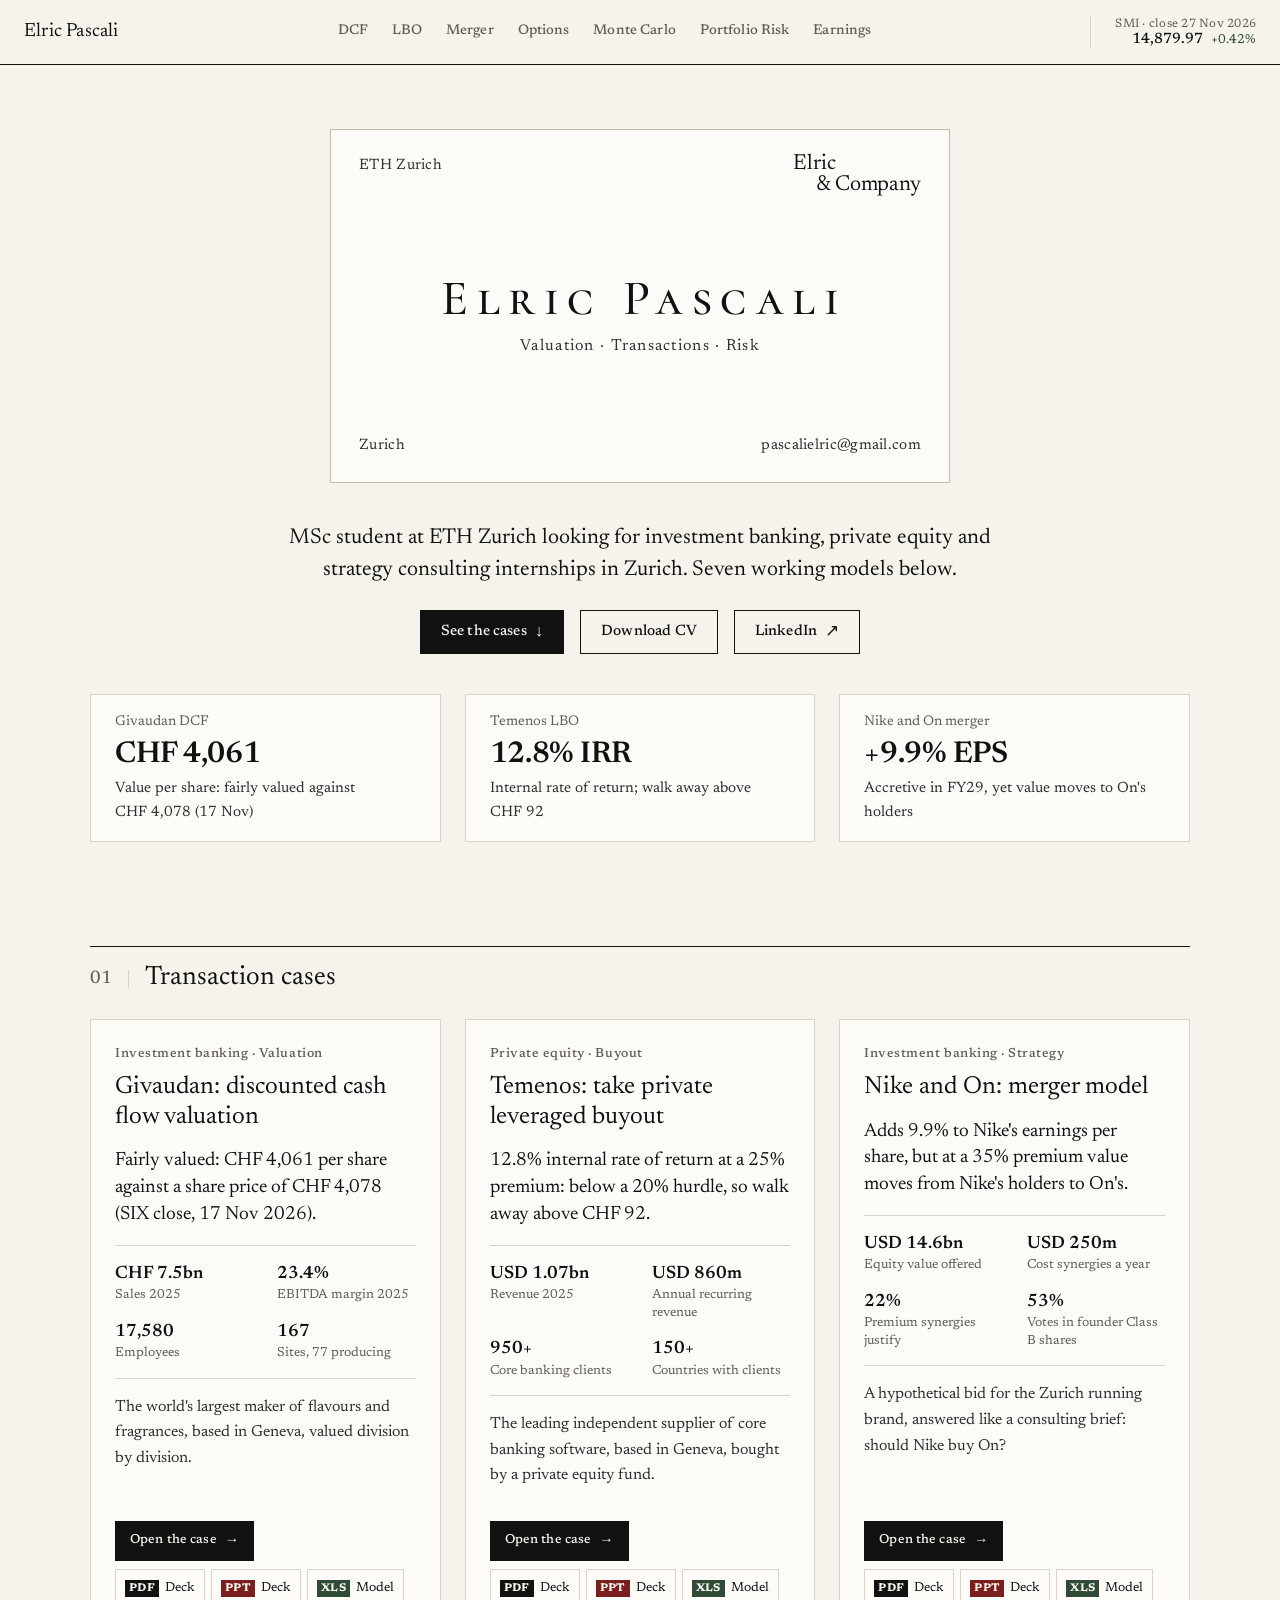
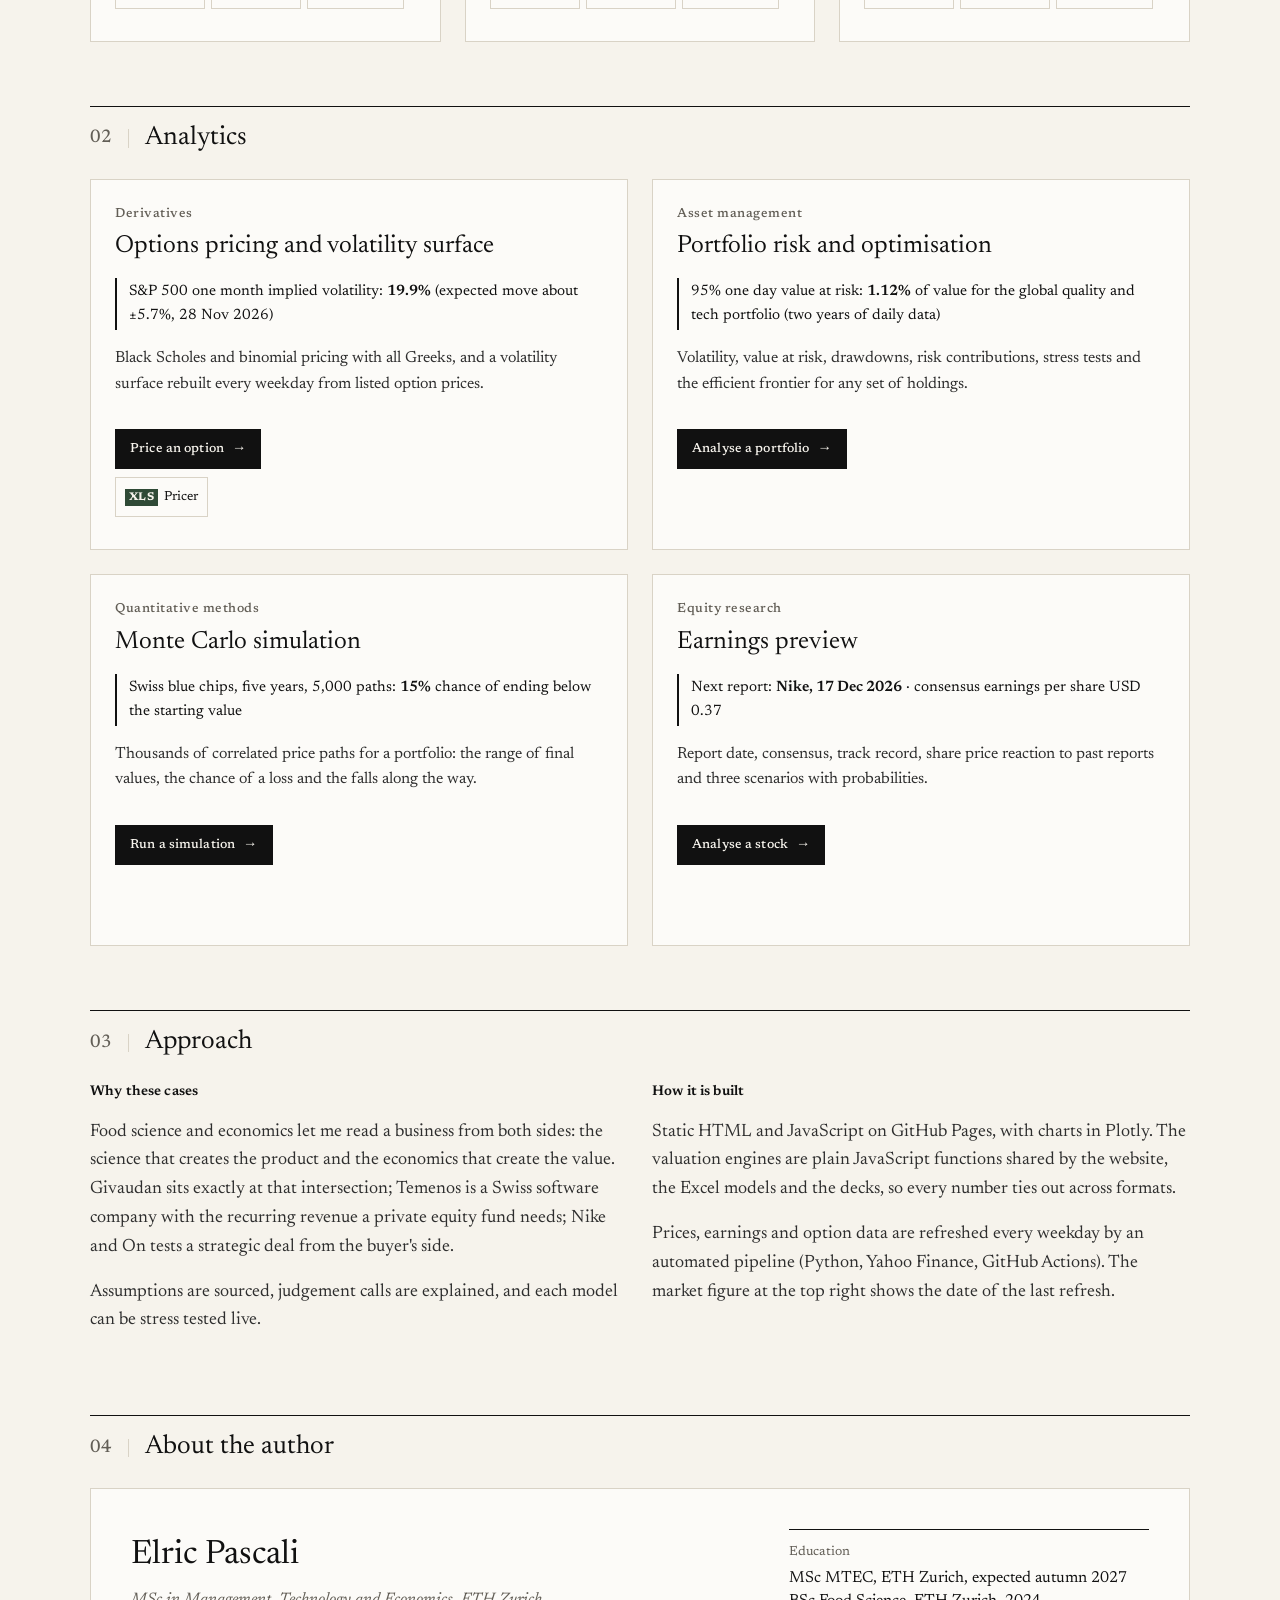
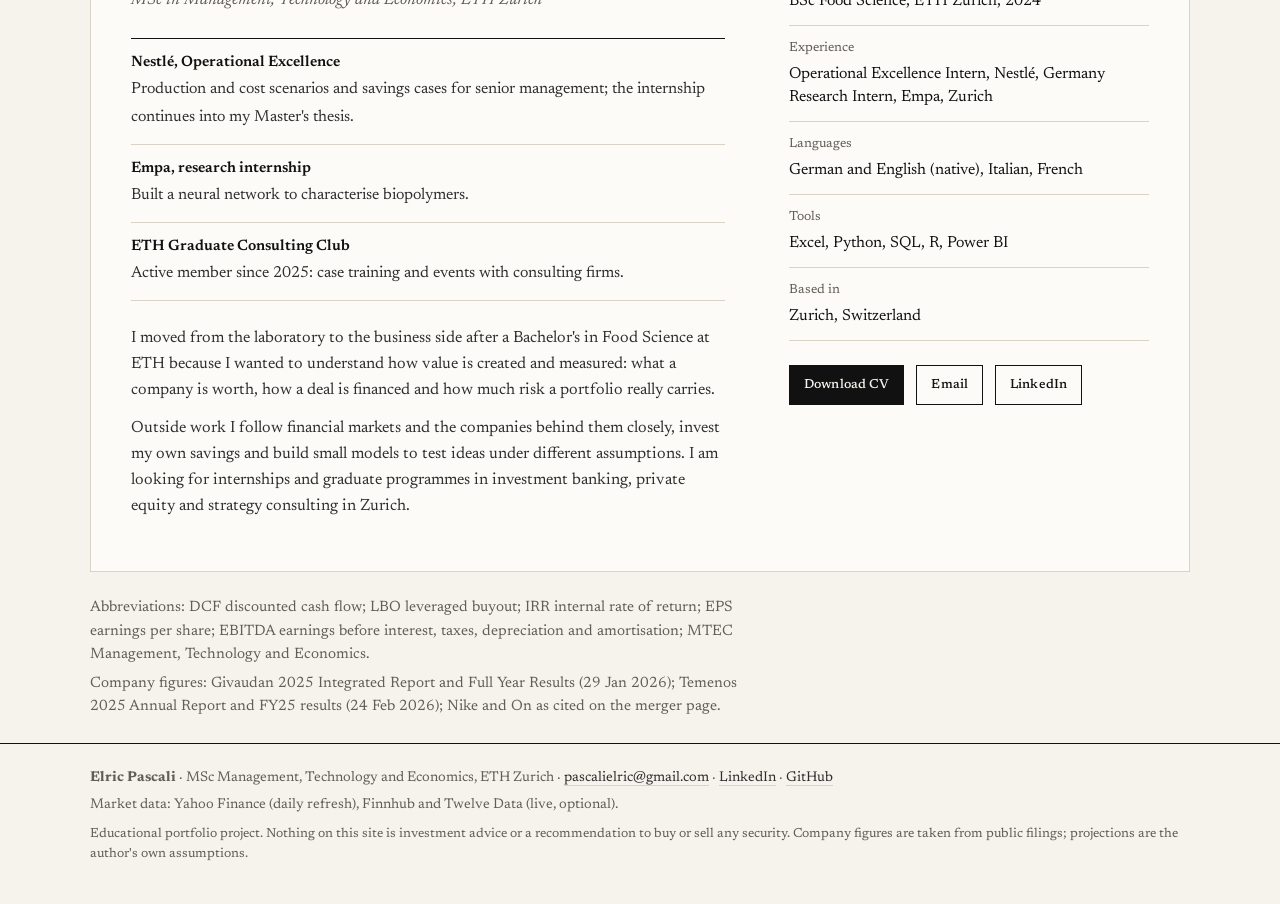
<file: index.html>
<!DOCTYPE html>
<html lang="en">
<head>
<meta charset="utf-8">
<meta name="viewport" content="width=device-width, initial-scale=1">
<title>Elric Pascali · Valuation, transaction and risk models</title>
<meta name="description" content="Elric Pascali, MSc student at ETH Zurich: working valuation, buyout, merger, options and portfolio risk models with decks and Excel files, built for investment banking, private equity and strategy consulting applications.">
<meta property="og:type" content="website">
<meta property="og:title" content="Elric Pascali · Valuation, transaction and risk models">
<meta property="og:description" content="Seven working models with decks and Excel files: Givaudan DCF, Temenos LBO, Nike and On merger, options, Monte Carlo, portfolio risk and earnings.">
<meta property="og:image" content="https://pascalielric.github.io/financelab/img/og.png">
<meta property="og:url" content="https://pascalielric.github.io/financelab/">
<meta name="twitter:card" content="summary_large_image">
<link rel="icon" href="img/favicon.svg" type="image/svg+xml">
<link rel="preload" href="fonts/newsreader-latin-opsz-normal.woff2" as="font" type="font/woff2" crossorigin>
<link rel="stylesheet" href="css/style.css?v=202611202145">
<script src="js/config.js?v=202611202145"></script><script src="js/ui.js?v=202611202145"></script><script src="js/api.js?v=202611202145"></script>
<script src="js/engine/risk.js?v=202611202145"></script><script src="js/portfolio-kit.js?v=202611202145"></script><script src="js/engine/options.js?v=202611202145"></script>
</head>
<body>
<section class="hero-card">
  <div class="wrap">
    <div class="bcard" role="group" aria-label="Business card">
      <div class="corner"><span>ETH Zurich</span><span class="firm" aria-label="Elric and Company"><span>Elric</span><span>&amp; Company</span></span></div>
      <div class="mid"><h1>Elric Pascali</h1><div class="line">Valuation &middot; Transactions &middot; Risk</div></div>
      <div class="corner"><span>Zurich</span><a href="mailto:pascalielric@gmail.com">pascalielric@gmail.com</a></div>
    </div>
    <p class="intro">MSc student at ETH Zurich looking for investment banking, private equity and strategy consulting internships in Zurich. Seven working models below.</p>
    <div class="hero-actions">
      <a class="btn" href="#cases">See the cases <span class="arr" aria-hidden="true">&darr;</span></a>
      <a class="btn ghost" href="downloads/Elric_Pascali_CV.pdf">Download CV</a>
      <a class="btn ghost" href="https://www.linkedin.com/in/elricpascali" rel="noopener">LinkedIn <span class="arr" aria-hidden="true">&#8599;</span></a>
    </div>
    <div class="result-tiles">
      <a class="tile" href="dcf.html"><div class="t">Givaudan DCF</div><div class="v">CHF&nbsp;4,061</div><div class="s">Value per share: fairly valued against CHF&nbsp;4,078 (17 Nov)</div></a>
      <a class="tile" href="lbo.html"><div class="t">Temenos LBO</div><div class="v">12.8% IRR</div><div class="s">Internal rate of return; walk away above CHF&nbsp;92</div></a>
      <a class="tile" href="merger.html"><div class="t">Nike and On merger</div><div class="v">+9.9% EPS</div><div class="s">Accretive in FY29, yet value moves to On's holders</div></a>
    </div>
  </div>
</section>

<main class="wrap">
  <h2 id="cases"><span class="section-num">01</span>Transaction cases</h2>
  <div class="grid g3">
    <article class="project-card case" data-href="dcf.html">
      <span class="tag">Investment banking &middot; Valuation</span>
      <h3 class="title"><a href="dcf.html">Givaudan: discounted cash flow valuation</a></h3>
      <p class="finding">Fairly valued: CHF&nbsp;4,061 per share against a share price of CHF&nbsp;4,078 (SIX close, 17 Nov 2026).</p>
      <div class="facts">
        <div><b>CHF&nbsp;7.5bn</b>Sales 2025</div>
        <div><b>23.4%</b>EBITDA margin 2025</div>
        <div><b>17,580</b>Employees</div>
        <div><b>167</b>Sites, 77 producing</div>
      </div>
      <p class="who">The world's largest maker of flavours and fragrances, based in Geneva, valued division by division.</p>
      <div class="card-foot">
        <a class="btn small" href="dcf.html">Open the case <span class="arr" aria-hidden="true">&rarr;</span></a>
        <div class="files"><a href="downloads/Givaudan_Valuation_Deck.pdf"><i>PDF</i>Deck</a><a href="downloads/Givaudan_Valuation_Deck.pptx"><i class="ppt">PPT</i>Deck</a><a href="downloads/Givaudan_DCF_Model.xlsx"><i class="xls">XLS</i>Model</a></div>
      </div>
    </article>
    <article class="project-card case" data-href="lbo.html">
      <span class="tag">Private equity &middot; Buyout</span>
      <h3 class="title"><a href="lbo.html">Temenos: take private leveraged buyout</a></h3>
      <p class="finding">12.8% internal rate of return at a 25% premium: below a 20% hurdle, so walk away above CHF&nbsp;92.</p>
      <div class="facts">
        <div><b>USD&nbsp;1.07bn</b>Revenue 2025</div>
        <div><b>USD&nbsp;860m</b>Annual recurring revenue</div>
        <div><b>950+</b>Core banking clients</div>
        <div><b>150+</b>Countries with clients</div>
      </div>
      <p class="who">The leading independent supplier of core banking software, based in Geneva, bought by a private equity fund.</p>
      <div class="card-foot">
        <a class="btn small" href="lbo.html">Open the case <span class="arr" aria-hidden="true">&rarr;</span></a>
        <div class="files"><a href="downloads/Temenos_LBO_IC_Deck.pdf"><i>PDF</i>Deck</a><a href="downloads/Temenos_LBO_IC_Deck.pptx"><i class="ppt">PPT</i>Deck</a><a href="downloads/Temenos_LBO_Model.xlsx"><i class="xls">XLS</i>Model</a></div>
      </div>
    </article>
    <article class="project-card case" data-href="merger.html">
      <span class="tag">Investment banking &middot; Strategy</span>
      <h3 class="title"><a href="merger.html">Nike and On: merger model</a></h3>
      <p class="finding">Adds 9.9% to Nike's earnings per share, but at a 35% premium value moves from Nike's holders to On's.</p>
      <div class="facts">
        <div><b>USD&nbsp;14.6bn</b>Equity value offered</div>
        <div><b>USD&nbsp;250m</b>Cost synergies a year</div>
        <div><b>22%</b>Premium synergies justify</div>
        <div><b>53%</b>Votes in founder Class B shares</div>
      </div>
      <p class="who">A hypothetical bid for the Zurich running brand, answered like a consulting brief: should Nike buy On?</p>
      <div class="card-foot">
        <a class="btn small" href="merger.html">Open the case <span class="arr" aria-hidden="true">&rarr;</span></a>
        <div class="files"><a href="downloads/Nike_On_Merger_Deck.pdf"><i>PDF</i>Deck</a><a href="downloads/Nike_On_Merger_Deck.pptx"><i class="ppt">PPT</i>Deck</a><a href="downloads/Nike_On_Merger_Model.xlsx"><i class="xls">XLS</i>Model</a></div>
      </div>
    </article>
  </div>

  <h2 id="analytics"><span class="section-num">02</span>Analytics</h2>
  <div class="grid g2">
    <article class="project-card case" data-href="options.html">
      <span class="tag">Derivatives</span>
      <h3 class="title"><a href="options.html">Options pricing and volatility surface</a></h3>
      <p class="result" id="rOptions">S&amp;P 500 one month implied volatility: loading</p>
      <p>Black Scholes and binomial pricing with all Greeks, and a volatility surface rebuilt every weekday from listed option prices.</p>
      <div class="card-foot"><a class="btn small" href="options.html">Price an option <span class="arr" aria-hidden="true">&rarr;</span></a><div class="files"><a href="downloads/Options_Pricer.xlsx"><i class="xls">XLS</i>Pricer</a></div></div>
    </article>
    <article class="project-card case" data-href="portfolio.html">
      <span class="tag">Asset management</span>
      <h3 class="title"><a href="portfolio.html">Portfolio risk and optimisation</a></h3>
      <p class="result" id="rPortfolio">95% one day value at risk: loading</p>
      <p>Volatility, value at risk, drawdowns, risk contributions, stress tests and the efficient frontier for any set of holdings.</p>
      <div class="card-foot"><a class="btn small" href="portfolio.html">Analyse a portfolio <span class="arr" aria-hidden="true">&rarr;</span></a></div>
    </article>
    <article class="project-card case" data-href="monte-carlo.html">
      <span class="tag">Quantitative methods</span>
      <h3 class="title"><a href="monte-carlo.html">Monte Carlo simulation</a></h3>
      <p class="result" id="rMonte">Five year simulation: loading</p>
      <p>Thousands of correlated price paths for a portfolio: the range of final values, the chance of a loss and the falls along the way.</p>
      <div class="card-foot"><a class="btn small" href="monte-carlo.html">Run a simulation <span class="arr" aria-hidden="true">&rarr;</span></a></div>
    </article>
    <article class="project-card case" data-href="earnings.html">
      <span class="tag">Equity research</span>
      <h3 class="title"><a href="earnings.html">Earnings preview</a></h3>
      <p class="result" id="rEarnings">Next report: loading</p>
      <p>Report date, consensus, track record, share price reaction to past reports and three scenarios with probabilities.</p>
      <div class="card-foot"><a class="btn small" href="earnings.html">Analyse a stock <span class="arr" aria-hidden="true">&rarr;</span></a></div>
    </article>
  </div>

  <h2 id="approach"><span class="section-num">03</span>Approach</h2>
  <div class="grid g2">
    <div><h3>Why these cases</h3><p>Food science and economics let me read a business from both sides: the science that creates the product and the economics that create the value. Givaudan sits exactly at that intersection; Temenos is a Swiss software company with the recurring revenue a private equity fund needs; Nike and On tests a strategic deal from the buyer's side.</p><p>Assumptions are sourced, judgement calls are explained, and each model can be stress tested live.</p></div>
    <div><h3>How it is built</h3><p>Static HTML and JavaScript on GitHub Pages, with charts in Plotly. The valuation engines are plain JavaScript functions shared by the website, the Excel models and the decks, so every number ties out across formats.</p><p>Prices, earnings and option data are refreshed every weekday by an automated pipeline (Python, Yahoo Finance, GitHub Actions). The market figure at the top right shows the date of the last refresh.</p></div>
  </div>

  <h2 id="about"><span class="section-num">04</span>About the author</h2>
  <div class="about-author">
    <div>
      <div class="name">Elric Pascali</div>
      <p class="role">MSc in Management, Technology and Economics, ETH Zurich</p>
      <ul class="evidence">
        <li><b>Nestl&eacute;, Operational Excellence</b><span>Production and cost scenarios and savings cases for senior management; the internship continues into my Master's thesis.</span></li>
        <li><b>Empa, research internship</b><span>Built a neural network to characterise biopolymers.</span></li>
        <li><b>ETH Graduate Consulting Club</b><span>Active member since 2025: case training and events with consulting firms.</span></li>
      </ul>
      <div class="bio">
        <p>I moved from the laboratory to the business side after a Bachelor's in Food Science at ETH because I wanted to understand how value is created and measured: what a company is worth, how a deal is financed and how much risk a portfolio really carries.</p>
        <p>Outside work I follow financial markets and the companies behind them closely, invest my own savings and build small models to test ideas under different assumptions. I am looking for internships and graduate programmes in investment banking, private equity and strategy consulting in Zurich.</p>
      </div>
    </div>
    <aside class="facts-col">
      <div><div class="label">Education</div><div class="value">MSc MTEC, ETH Zurich, expected autumn 2027<br>BSc Food Science, ETH Zurich, 2024</div></div>
      <div><div class="label">Experience</div><div class="value">Operational Excellence Intern, Nestl&eacute;, Germany<br>Research Intern, Empa, Zurich</div></div>
      <div><div class="label">Languages</div><div class="value">German and English (native), Italian, French</div></div>
      <div><div class="label">Tools</div><div class="value">Excel, Python, SQL, R, Power BI</div></div>
      <div><div class="label">Based in</div><div class="value">Zurich, Switzerland</div></div>
      <div class="links"><a class="btn small" href="downloads/Elric_Pascali_CV.pdf">Download CV</a><a class="btn small ghost" href="mailto:pascalielric@gmail.com">Email</a><a class="btn small ghost" href="https://www.linkedin.com/in/elricpascali" rel="noopener">LinkedIn</a></div>
    </aside>
  </div>
  <p class="note page-notes" style="margin-top:var(--s3)">Abbreviations: DCF discounted cash flow; LBO leveraged buyout; IRR internal rate of return; EPS earnings per share; EBITDA earnings before interest, taxes, depreciation and amortisation; MTEC Management, Technology and Economics.</p>
  <p class="note page-notes">Company figures: Givaudan 2025 Integrated Report and Full Year Results (29 Jan 2026); Temenos 2025 Annual Report and FY25 results (24 Feb 2026); Nike and On as cited on the merger page.</p>
</main>
<script src="js/pages/home.js?v=202611202145"></script>
</body>
</html>
</file>
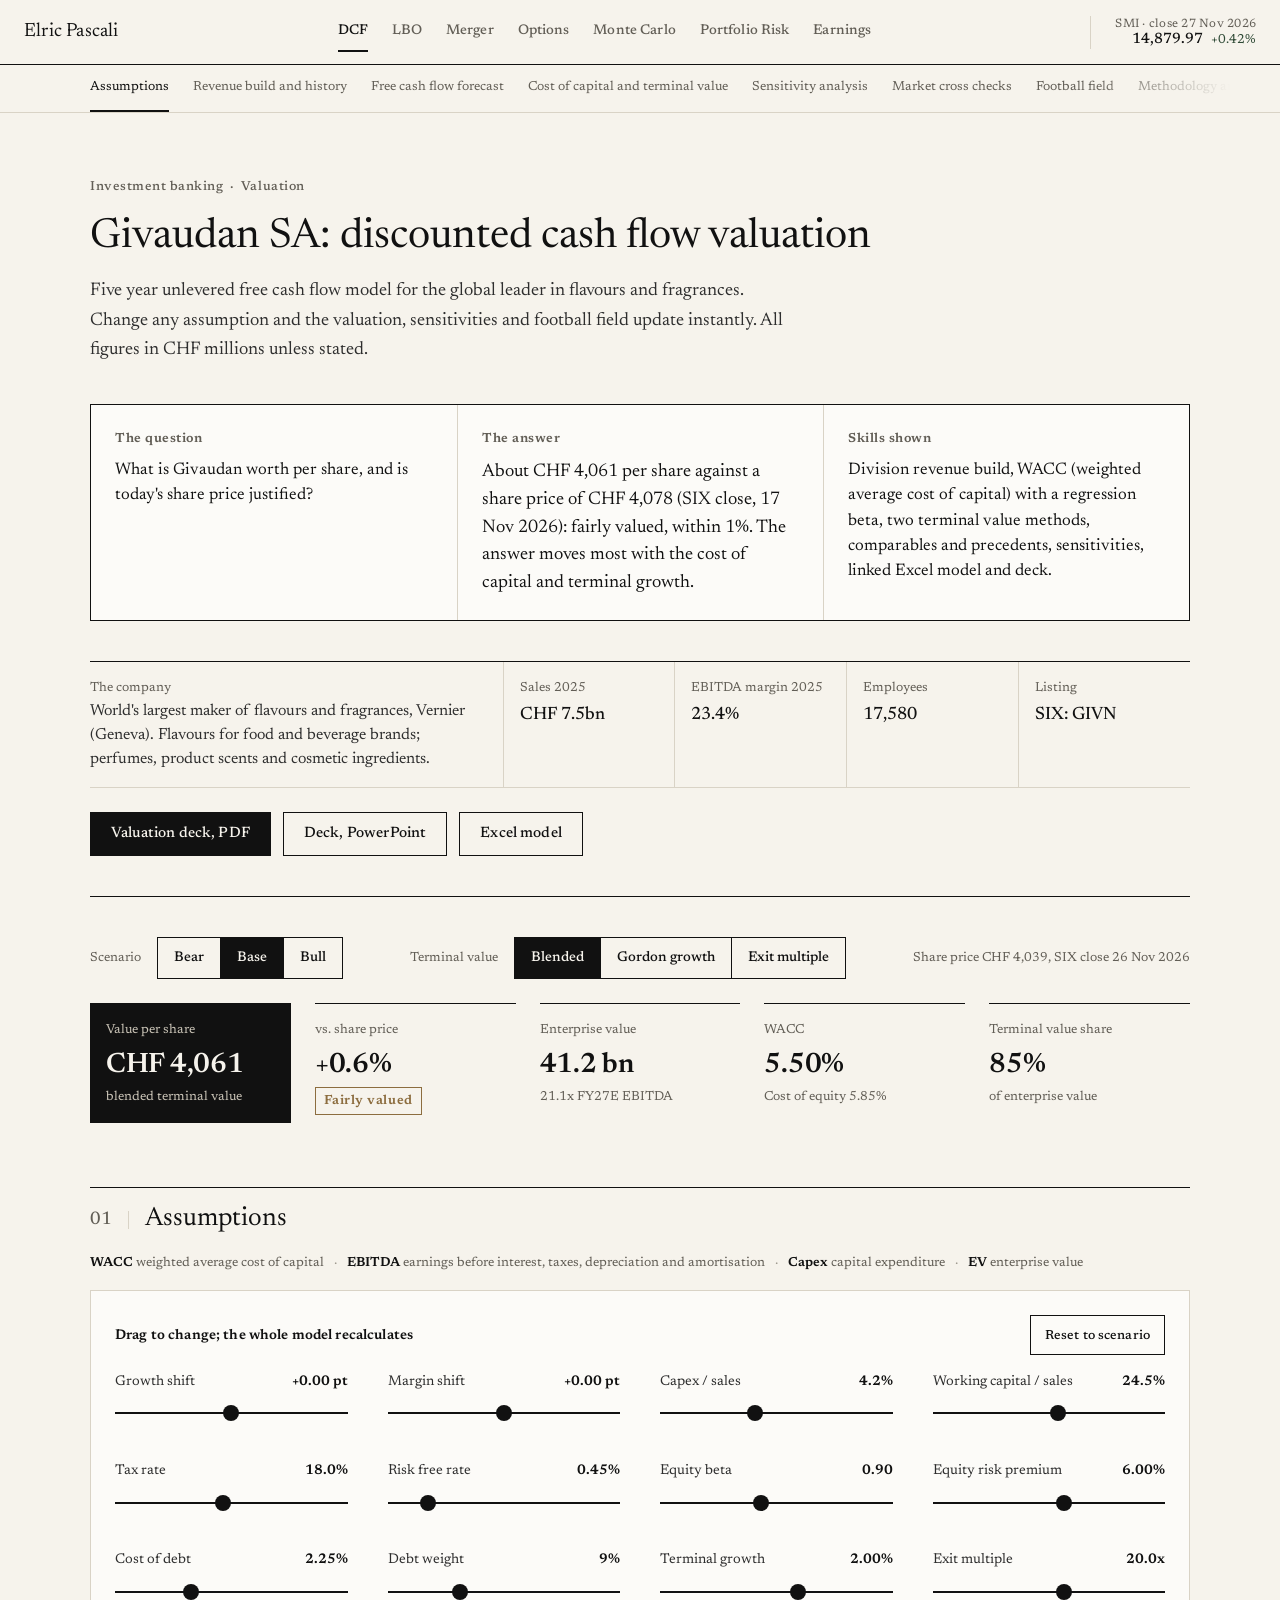
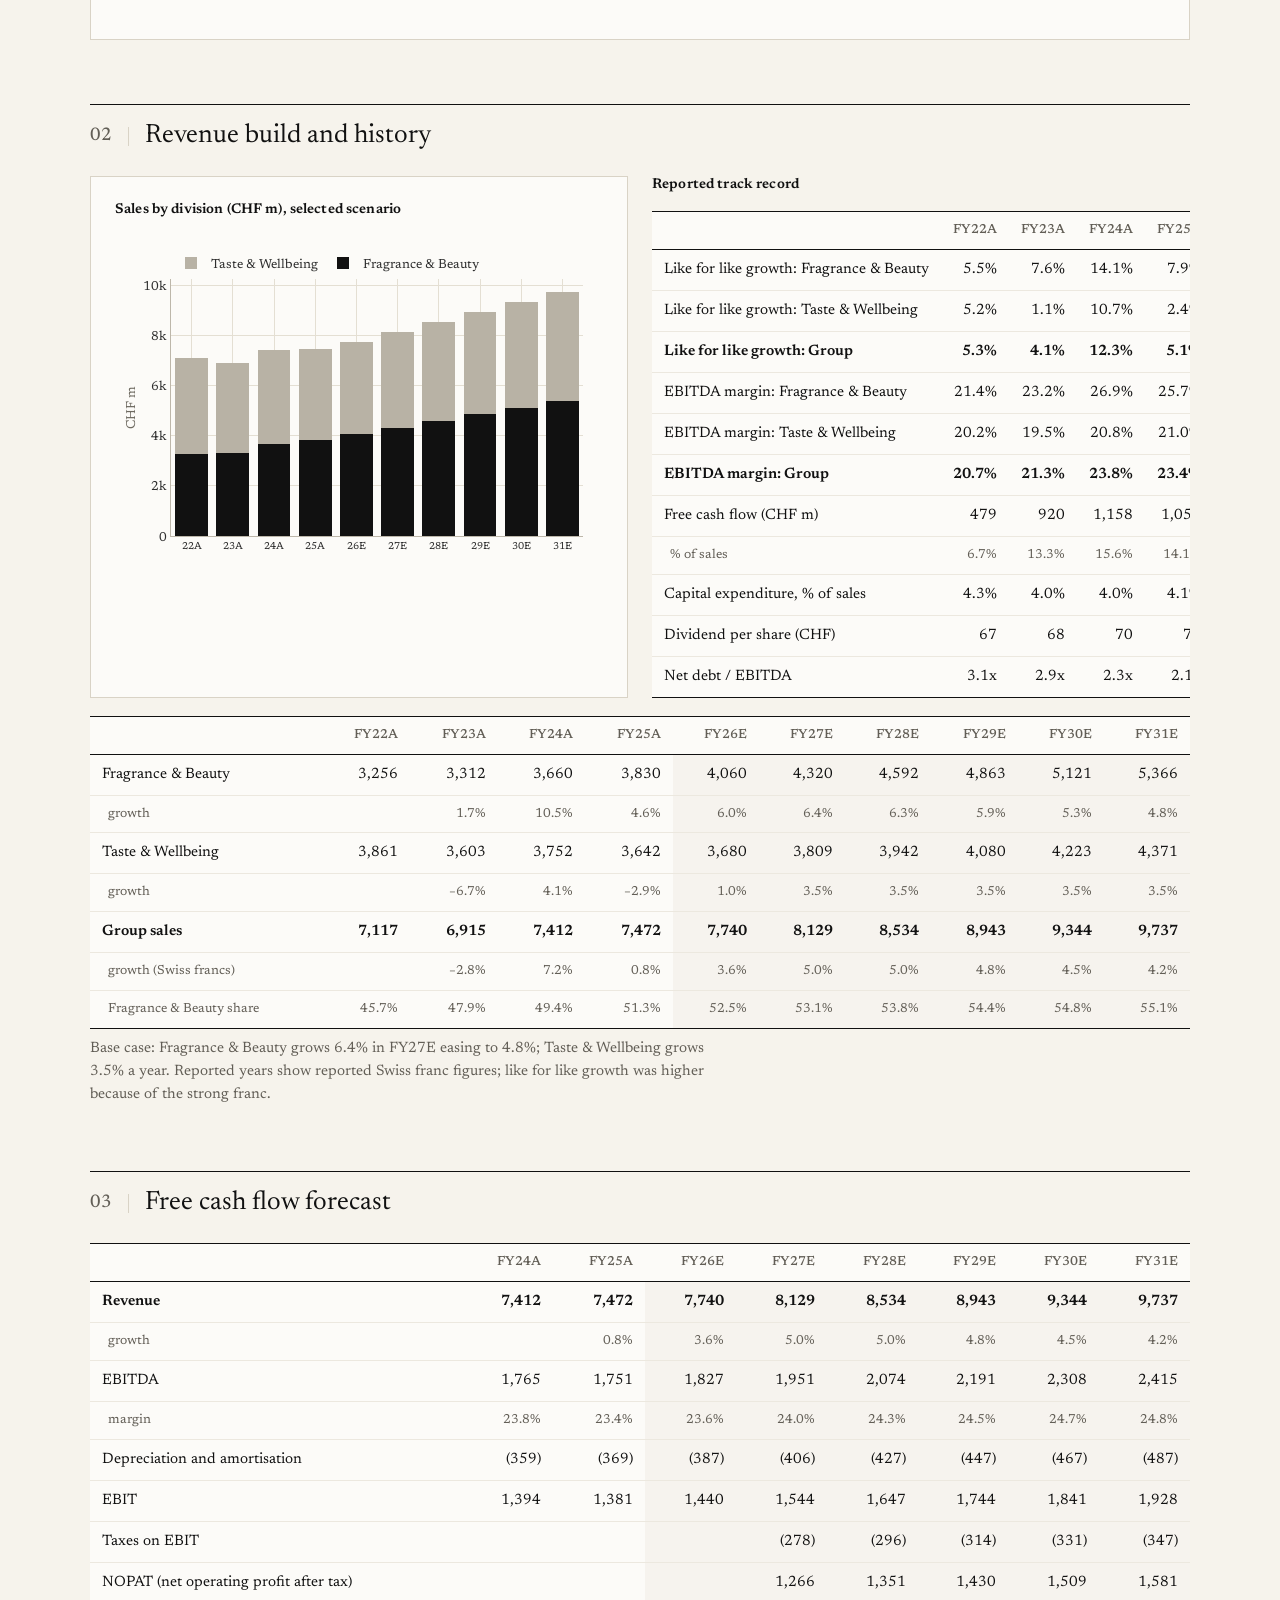
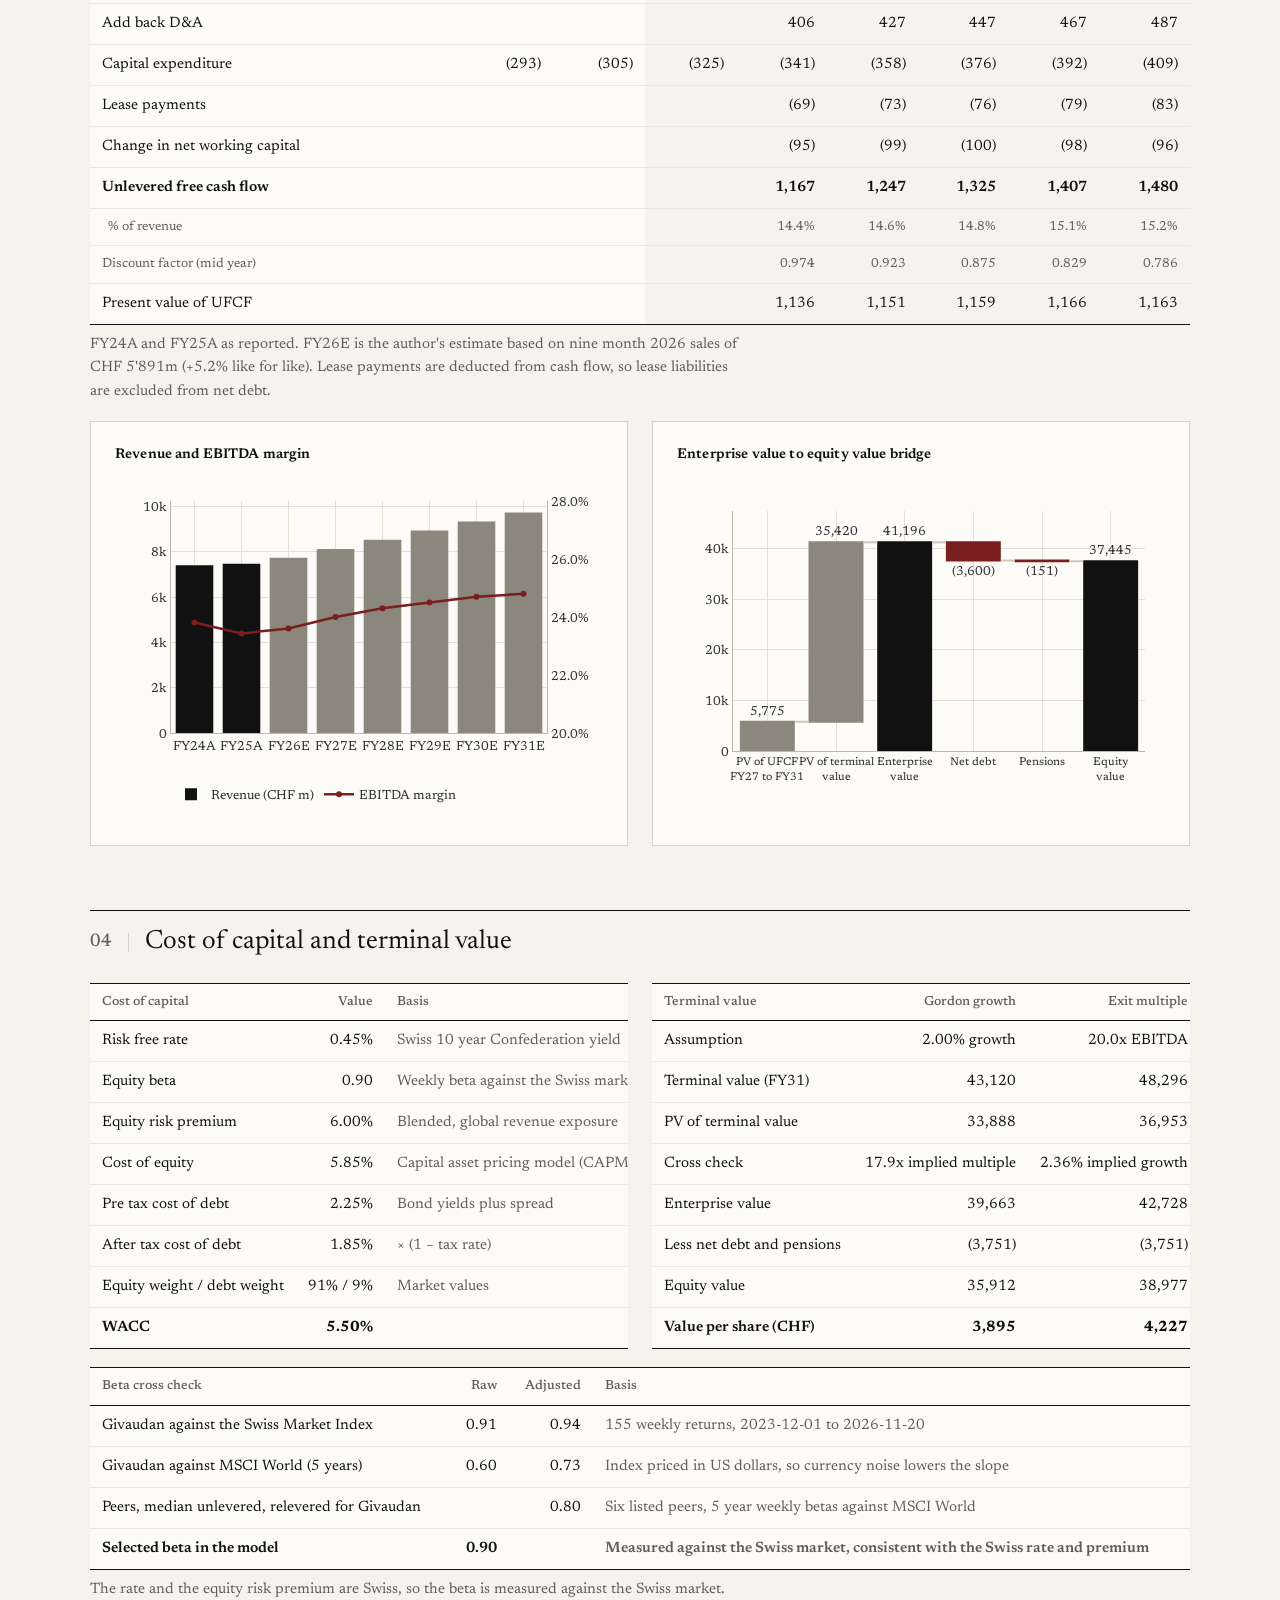
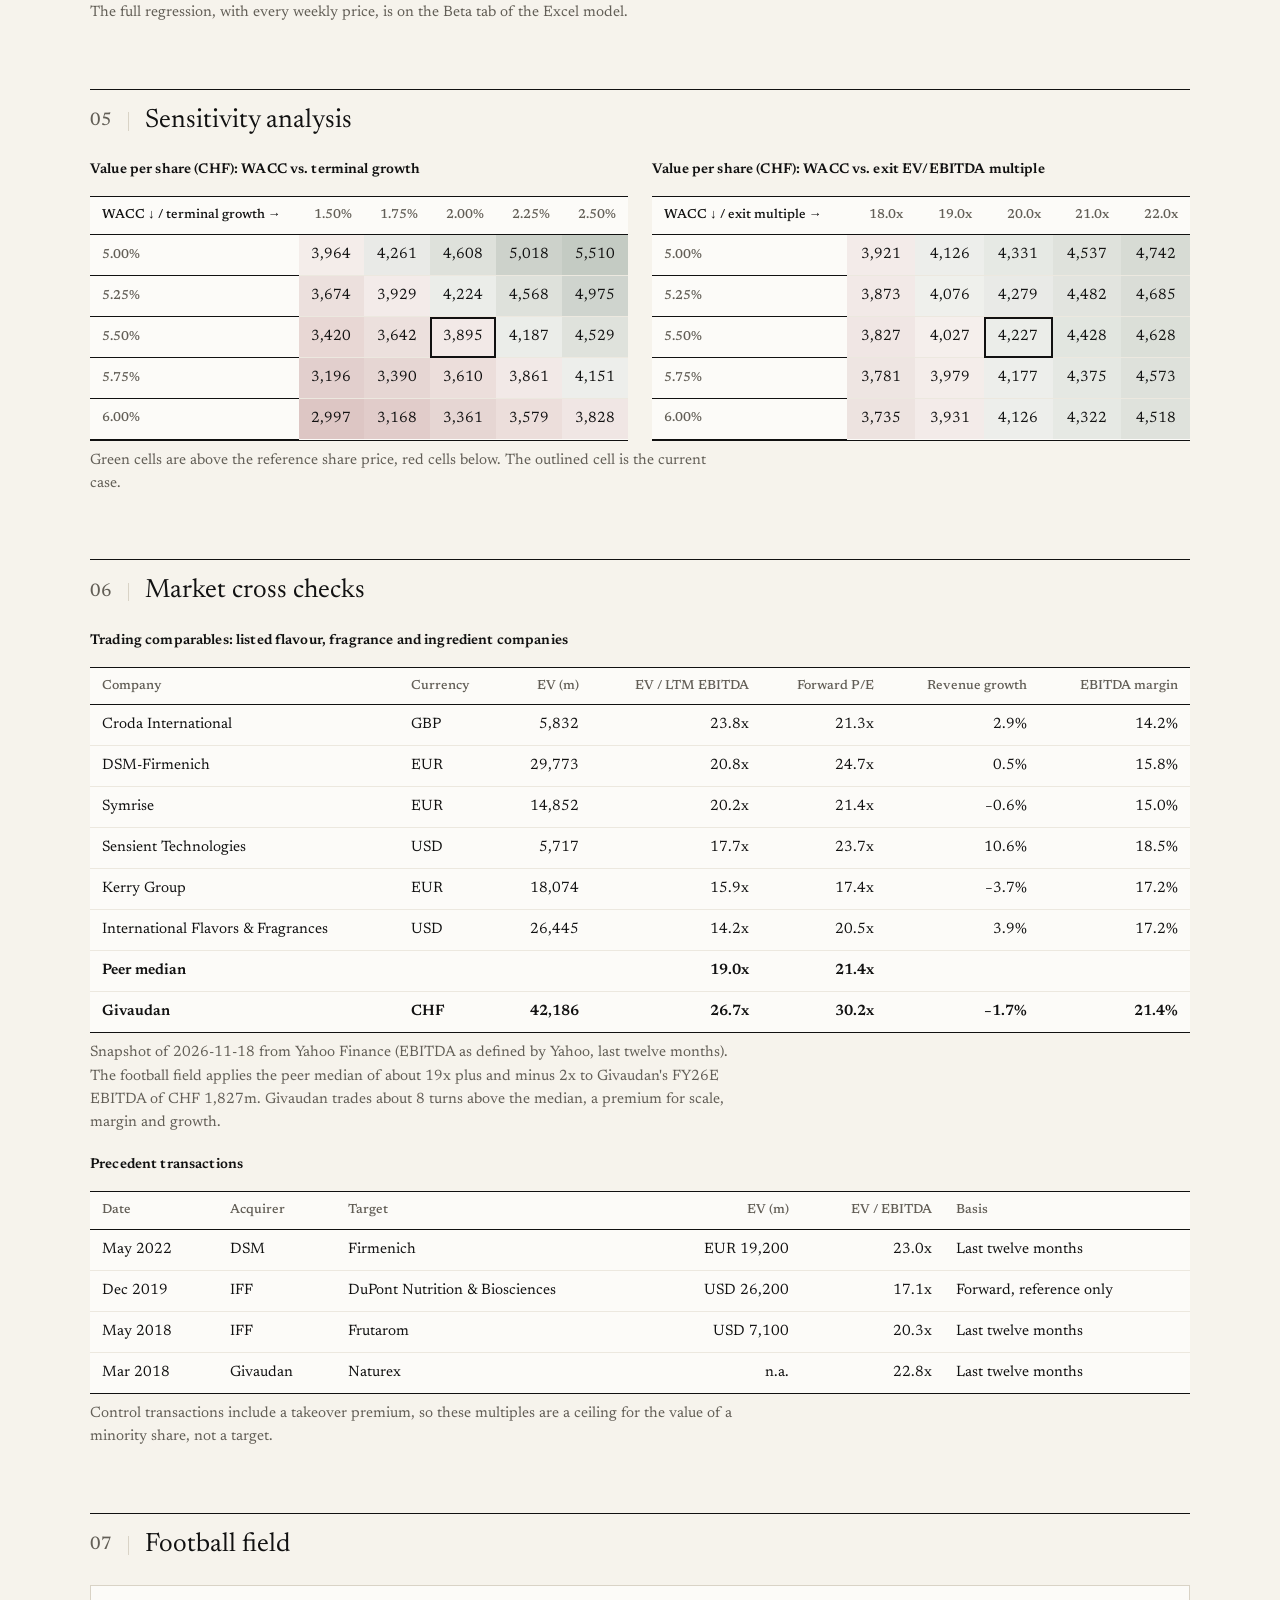
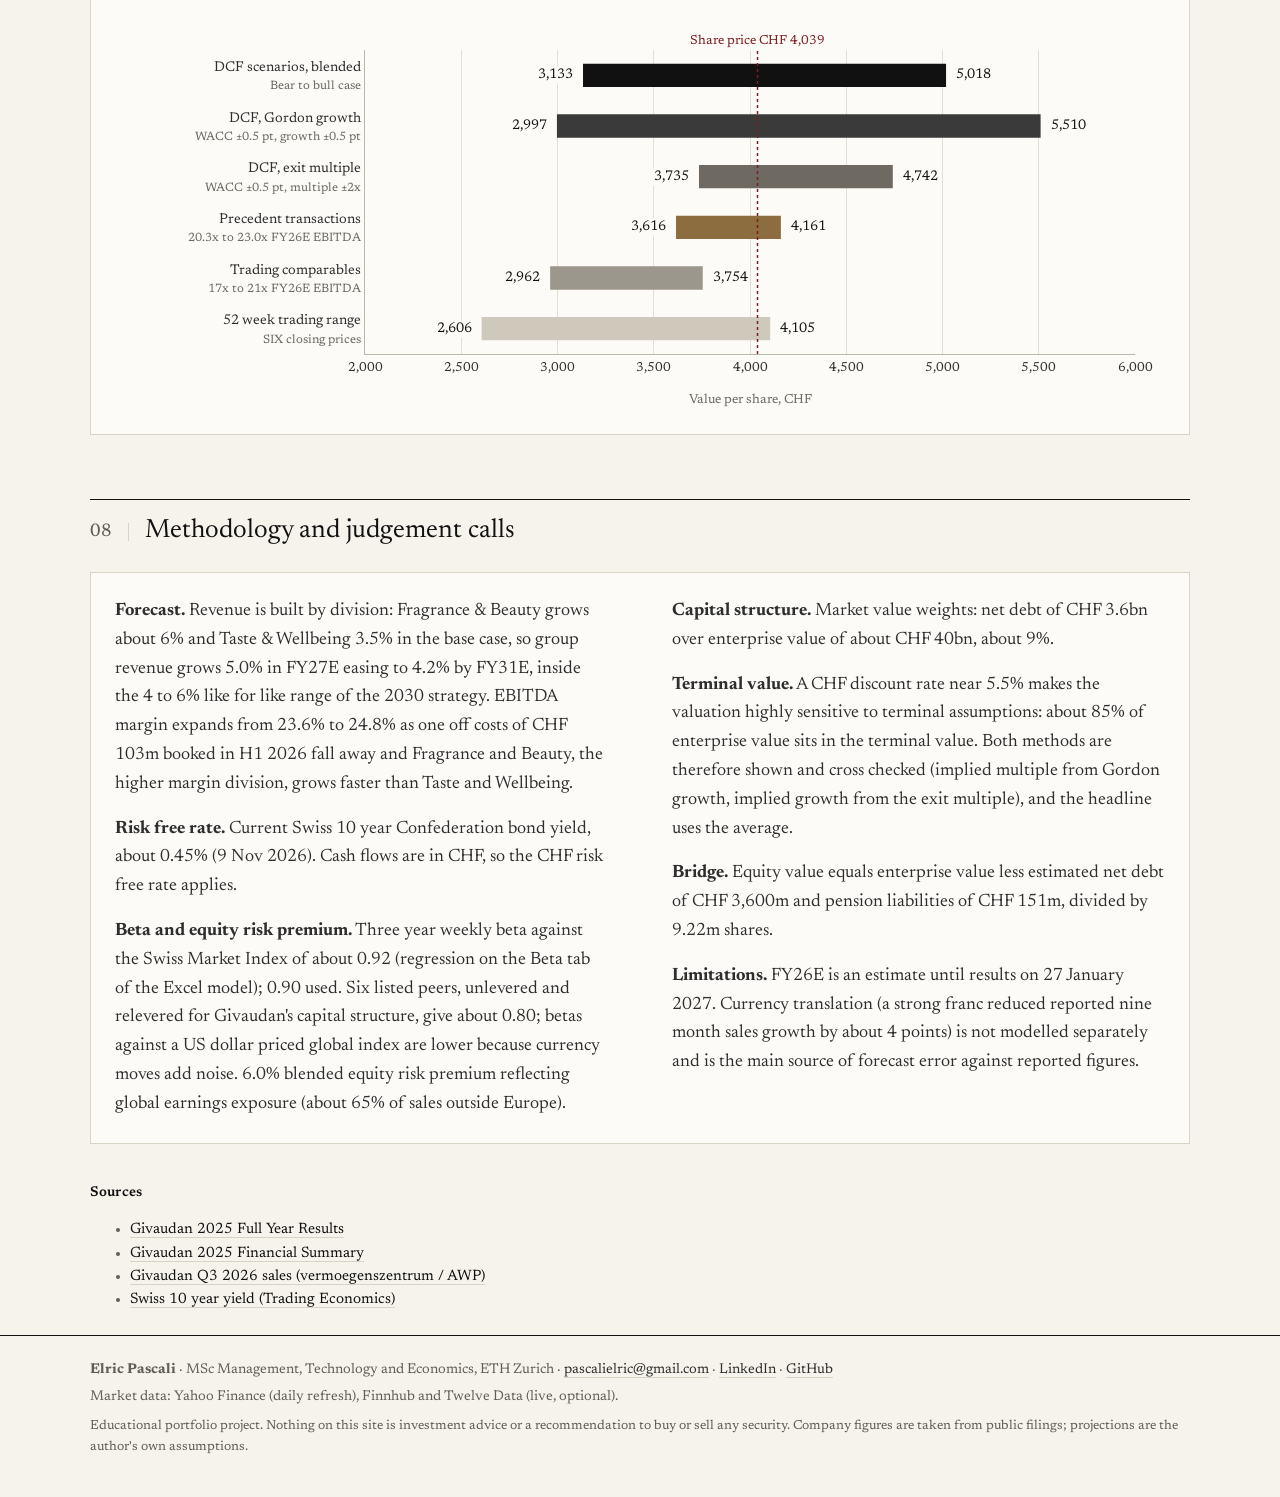
<file: dcf.html>
<!DOCTYPE html>
<html lang="en">
<head>
<title>Givaudan DCF valuation · Elric Pascali</title>
<meta charset="utf-8">
<meta name="viewport" content="width=device-width, initial-scale=1">
<meta property="og:type" content="website">
<meta property="og:title" content="Givaudan DCF valuation · Elric Pascali">
<meta property="og:description" content="What is Givaudan worth per share, and is today&#x27;s share price justified? About CHF 4,061 per share against a share price of CHF 4,078 (SIX close, 17 Nov 2026): fairly valued, within 1%. The answer moves most with the cost of capital and terminal growth.">
<meta property="og:image" content="https://pascalielric.github.io/financelab/img/og.png">
<meta name="twitter:card" content="summary_large_image">
<meta name="description" content="What is Givaudan worth per share, and is today&#x27;s share price justified? About CHF 4,061 per share against a share price of CHF 4,078 (SIX close, 17 Nov 2026): fairly valued, within 1%. The answer moves most with the cost of capital and terminal growth.">
<link rel="icon" href="img/favicon.svg" type="image/svg+xml">
<link rel="preload" href="fonts/newsreader-latin-opsz-normal.woff2" as="font" type="font/woff2" crossorigin>
<link rel="stylesheet" href="css/style.css?v=202611202145">
<script src="vendor/plotly.min.js?v=202611202145"></script>
<script src="js/config.js?v=202611202145"></script><script src="js/ui.js?v=202611202145"></script><script src="js/api.js?v=202611202145"></script>
<script src="js/engine/dcf.js?v=202611202145"></script><script src="js/data/givaudan.js?v=202611202145"></script><script src="js/data/peers.js?v=202611202145"></script>
</head>
<body>
<main class="wrap">
  <div class="page-head">
    <div class="eyebrow">Investment banking &nbsp;&middot;&nbsp; Valuation</div>
    <h1>Givaudan SA: discounted cash flow valuation</h1>
    <p class="lead">Five year unlevered free cash flow model for the global leader in flavours and fragrances. Change any assumption and the valuation, sensitivities and football field update instantly. All figures in CHF millions unless stated.</p>
    <div class="summary" aria-label="Summary">
      <div><div class="k">The question</div><div class="v">What is Givaudan worth per share, and is today's share price justified?</div></div>
      <div><div class="k">The answer</div><div class="v answer">About CHF 4,061 per share against a share price of CHF 4,078 (SIX close, 17 Nov 2026): fairly valued, within 1%. The answer moves most with the cost of capital and terminal growth.</div></div>
      <div><div class="k">Skills shown</div><div class="v">Division revenue build, WACC (weighted average cost of capital) with a regression beta, two terminal value methods, comparables and precedents, sensitivities, linked Excel model and deck.</div></div>
    </div>
    <div class="profile-strip">
      <div><div class="label">The company</div><div class="about">World's largest maker of flavours and fragrances, Vernier (Geneva). Flavours for food and beverage brands; perfumes, product scents and cosmetic ingredients.</div></div>
      <div><div class="label">Sales 2025</div><div class="value">CHF 7.5bn</div></div>
      <div><div class="label">EBITDA margin 2025</div><div class="value">23.4%</div></div>
      <div><div class="label">Employees</div><div class="value">17,580</div></div>
      <div><div class="label">Listing</div><div class="value">SIX: GIVN</div></div>
    </div>
    <div class="downloads">
      <a class="btn" href="downloads/Givaudan_Valuation_Deck.pdf">Valuation deck, PDF</a>
      <a class="btn ghost" href="downloads/Givaudan_Valuation_Deck.pptx">Deck, PowerPoint</a>
      <a class="btn ghost" href="downloads/Givaudan_DCF_Model.xlsx">Excel model</a>
    </div>
  </div>

  <div class="toolbar">
    <div class="group"><span>Scenario</span><div class="seg" id="scen"><button data-s="bear">Bear</button><button data-s="base" class="on">Base</button><button data-s="bull">Bull</button></div></div>
    <div class="group"><span>Terminal value</span><div class="seg" id="tvm"><button data-m="blended" class="on">Blended</button><button data-m="gordon">Gordon growth</button><button data-m="exit">Exit multiple</button></div></div>
    <div class="group"><span class="note" id="pxNote" style="text-transform:none;letter-spacing:0"></span></div>
  </div>

  <div class="grid g5" id="kpis"></div>

  <h2><span class="section-num">01</span>Assumptions</h2>
  <div class="legend-line"><b>WACC</b> weighted average cost of capital<span class="sep">&middot;</span><b>EBITDA</b> earnings before interest, taxes, depreciation and amortisation<span class="sep">&middot;</span><b>Capex</b> capital expenditure<span class="sep">&middot;</span><b>EV</b> enterprise value</div>
  <div class="card">
    <div class="card-head"><h3>Drag to change; the whole model recalculates</h3><button class="btn ghost small" id="reset">Reset to scenario</button></div>
    <div class="controls" id="controls"></div>
  </div>

  <h2><span class="section-num">02</span>Revenue build and history</h2>
  <div class="grid g2">
    <div class="card"><h3>Sales by division (CHF m), selected scenario</h3><div id="chDiv" class="chart"></div></div>
    <div><h3>Reported track record</h3><div id="histTable"></div></div>
  </div>
  <div id="revBuild" style="margin-top:18px"></div>
  <p class="note" id="revNote"></p>

  <h2><span class="section-num">03</span>Free cash flow forecast</h2>
  <div id="fcfTable"></div>
  <p class="note">FY24A and FY25A as reported. FY26E is the author's estimate based on nine month 2026 sales of CHF 5'891m (+5.2% like for like). Lease payments are deducted from cash flow, so lease liabilities are excluded from net debt.</p>

  <div class="grid g2" style="margin-top:18px">
    <div class="card"><h3>Revenue and EBITDA margin</h3><div id="chRev" class="chart"></div></div>
    <div class="card"><h3>Enterprise value to equity value bridge</h3><div id="chBridge" class="chart"></div></div>
  </div>

  <h2><span class="section-num">04</span>Cost of capital and terminal value</h2>
  <div class="grid g2">
    <div><div id="waccTable"></div></div>
    <div><div id="tvTable"></div></div>
  </div>
  <div id="betaTable" style="margin-top:18px"></div>
  <p class="note">The rate and the equity risk premium are Swiss, so the beta is measured against the Swiss market. The full regression, with every weekly price, is on the Beta tab of the Excel model.</p>

  <h2><span class="section-num">05</span>Sensitivity analysis</h2>
  <div class="grid g2">
    <div><h3>Value per share (CHF): WACC vs. terminal growth</h3><div id="sens1"></div></div>
    <div><h3>Value per share (CHF): WACC vs. exit EV/EBITDA multiple</h3><div id="sens2"></div></div>
  </div>
  <p class="note">Green cells are above the reference share price, red cells below. The outlined cell is the current case.</p>

  <h2><span class="section-num">06</span>Market cross checks</h2>
  <h3>Trading comparables: listed flavour, fragrance and ingredient companies</h3>
  <div id="compsTable"></div>
  <p class="note" id="compsNote"></p>
  <h3 style="margin-top:22px">Precedent transactions</h3>
  <div id="precTable"></div>
  <p class="note">Control transactions include a takeover premium, so these multiples are a ceiling for the value of a minority share, not a target.</p>

  <h2><span class="section-num">07</span>Football field</h2>
  <div class="card"><div id="chFF" class="chart" style="min-height:360px"></div></div>

  <h2><span class="section-num">08</span>Methodology and judgement calls</h2>
  <div class="card method" id="method"></div>
  <h3 class="sources-head">Sources</h3><ul id="sources" class="note"></ul>
</main>
<script src="js/pages/dcf-extra.js?v=202611202145"></script><script src="js/pages/dcf.js?v=202611202145"></script>
</body>
</html>
</file>
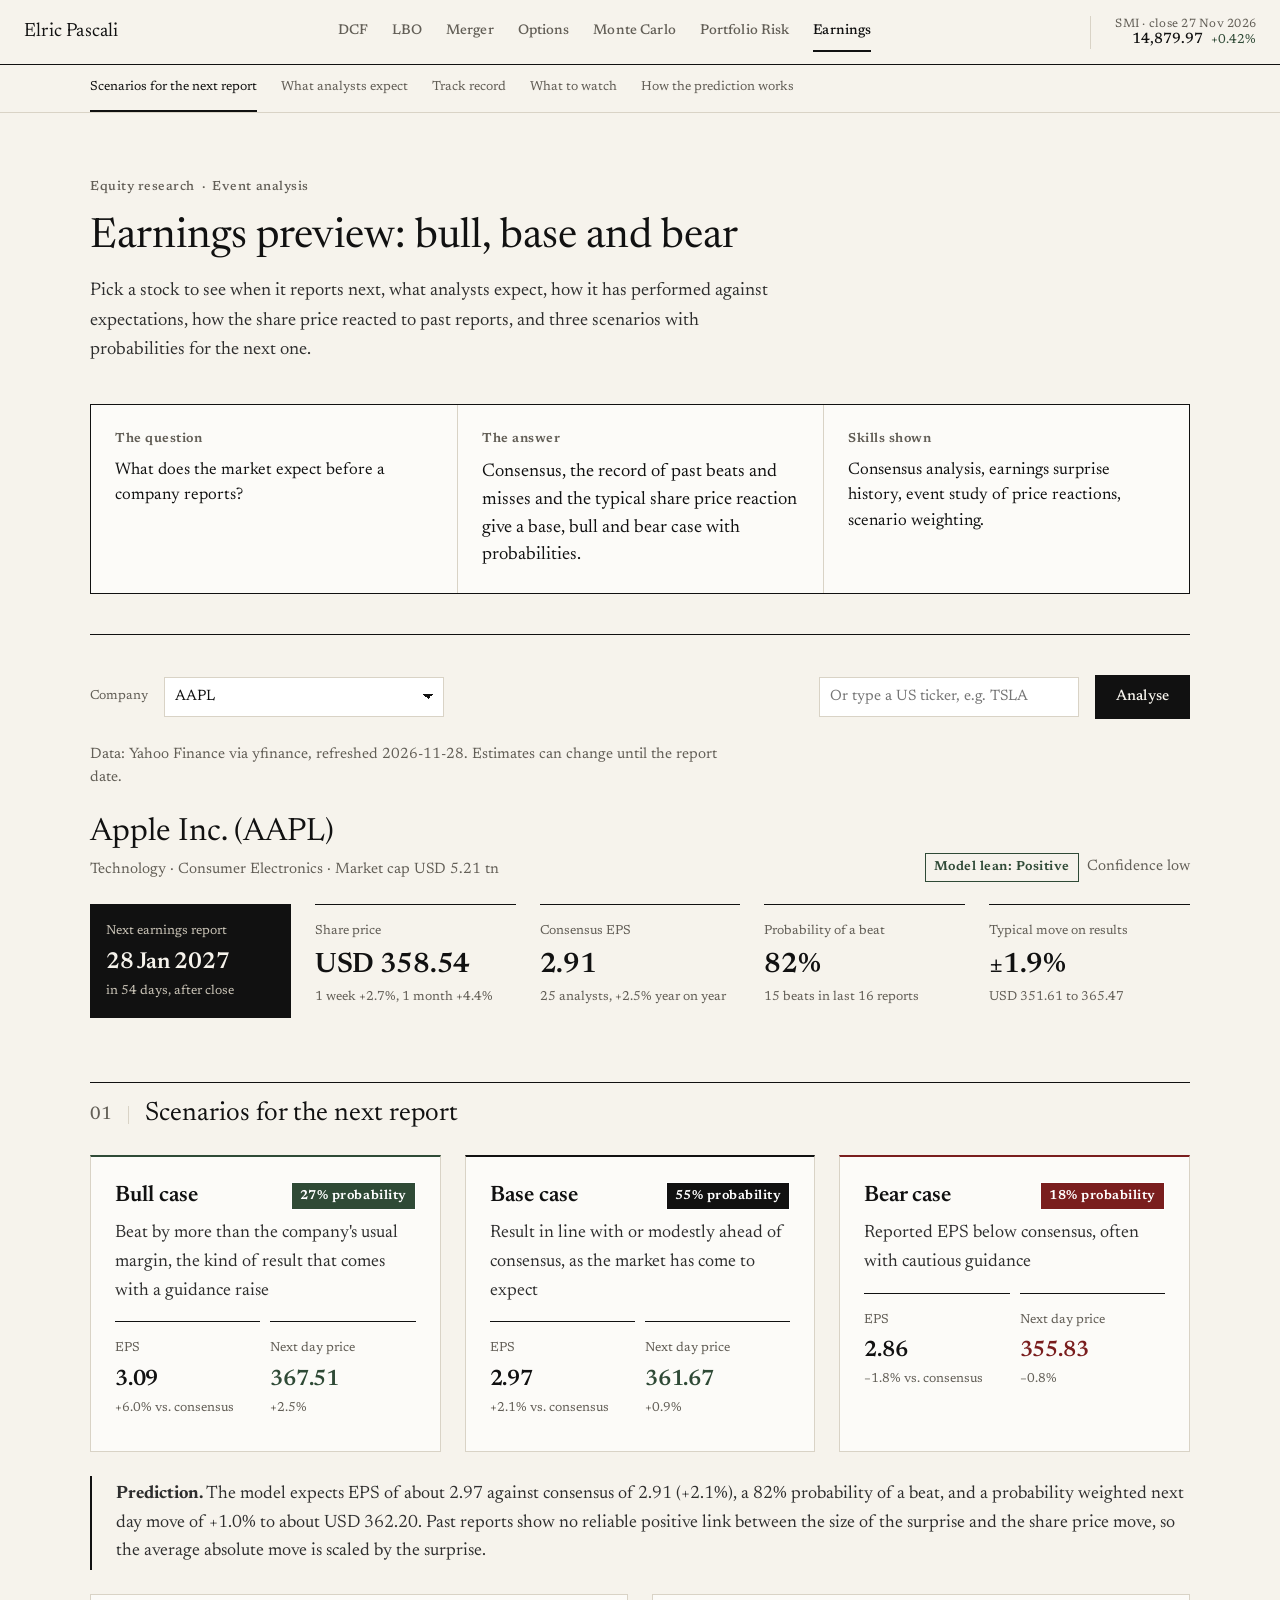
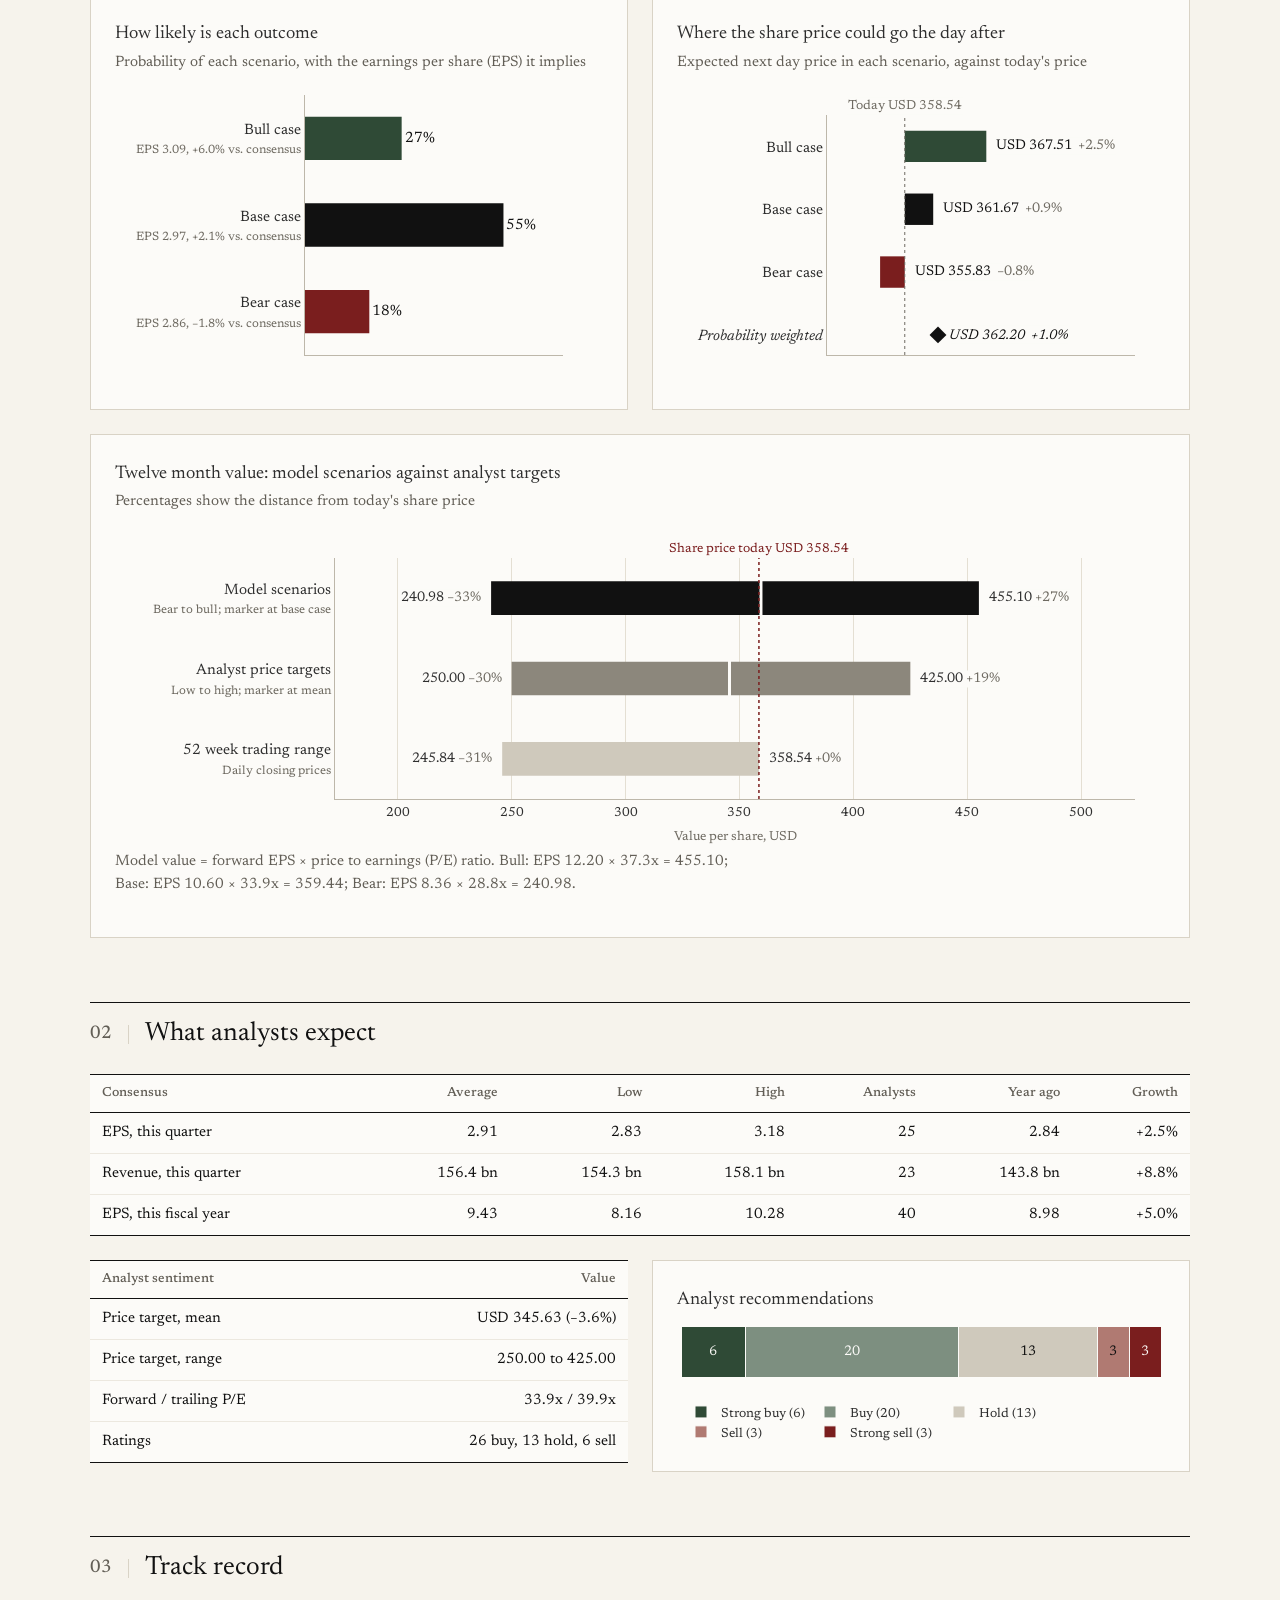
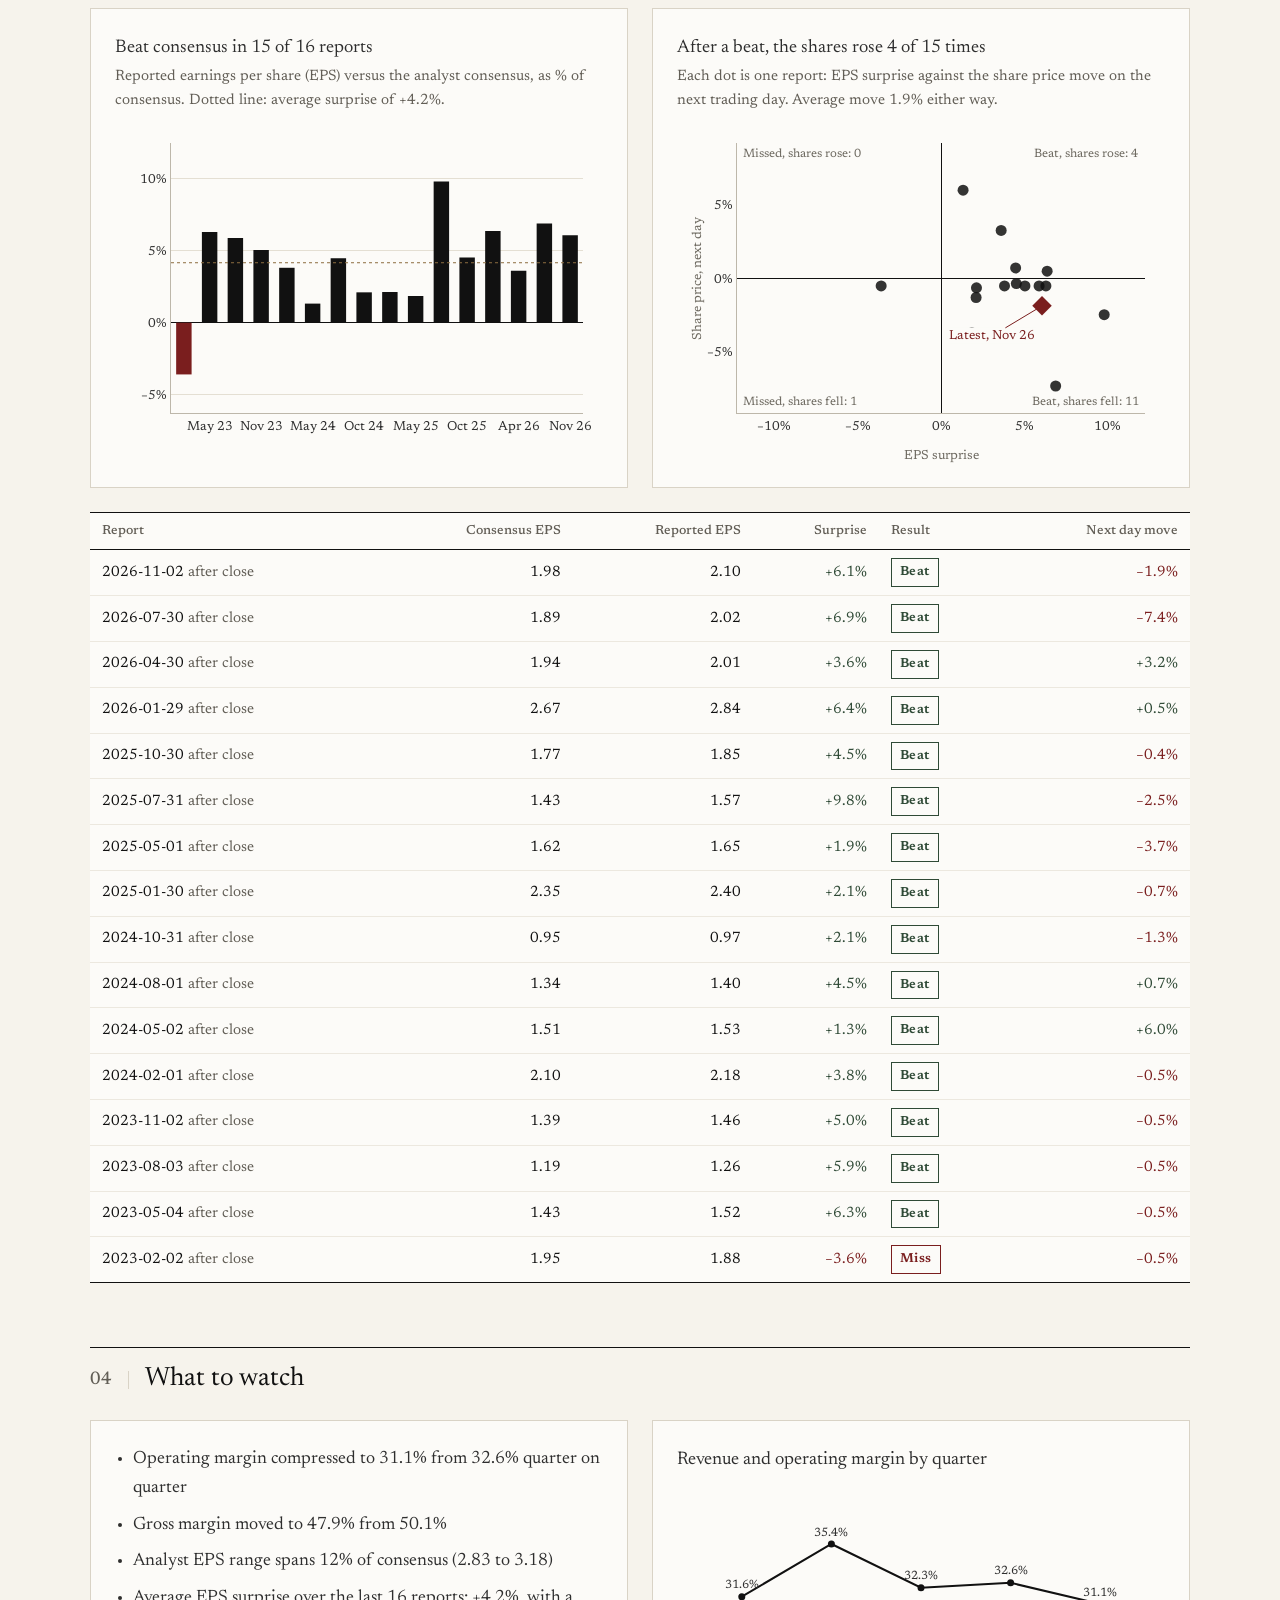
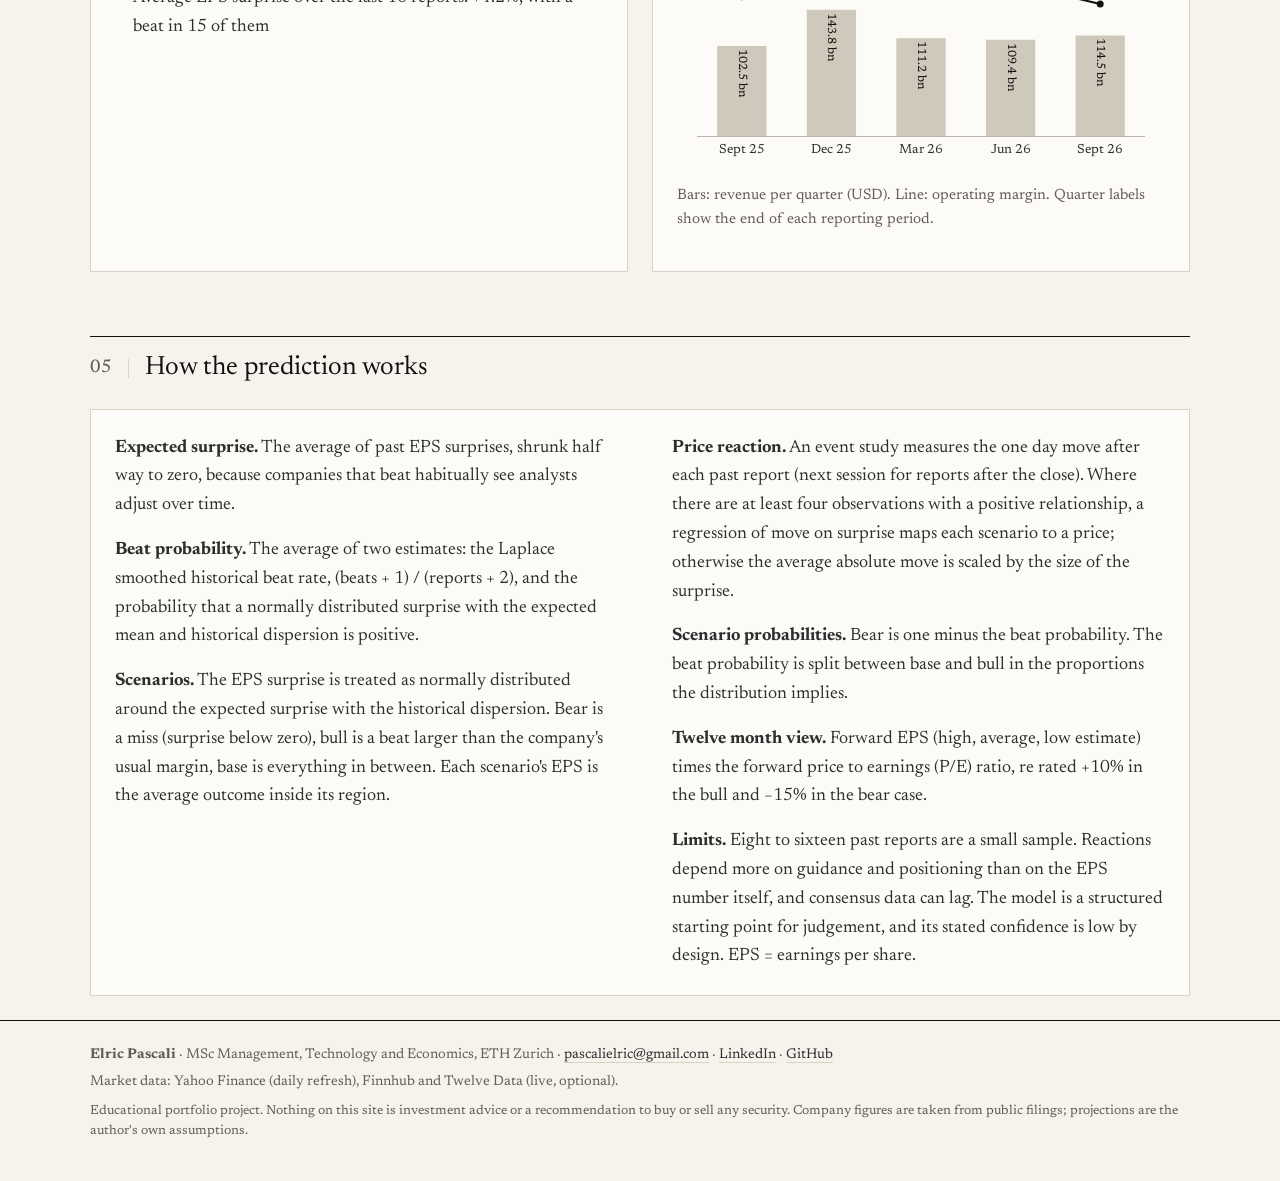
<file: earnings.html>
<!DOCTYPE html>
<html lang="en">
<head>
<title>Earnings preview · Elric Pascali</title>
<meta charset="utf-8">
<meta name="viewport" content="width=device-width, initial-scale=1">
<meta property="og:type" content="website">
<meta property="og:title" content="Earnings preview · Elric Pascali">
<meta property="og:description" content="What does the market expect before a company reports? Consensus, the record of past beats and misses and the typical share price reaction give a base, bull and bear case with probabilities.">
<meta property="og:image" content="https://pascalielric.github.io/financelab/img/og.png">
<meta name="twitter:card" content="summary_large_image">
<meta name="description" content="What does the market expect before a company reports? Consensus, the record of past beats and misses and the typical share price reaction give a base, bull and bear case with probabilities.">
<link rel="icon" href="img/favicon.svg" type="image/svg+xml">
<link rel="preload" href="fonts/newsreader-latin-opsz-normal.woff2" as="font" type="font/woff2" crossorigin>
<link rel="stylesheet" href="css/style.css?v=202611202145">
<script src="vendor/plotly.min.js?v=202611202145"></script>
<script src="js/config.js?v=202611202145"></script><script src="js/ui.js?v=202611202145"></script><script src="js/api.js?v=202611202145"></script>
<script src="js/engine/earnings.js?v=202611202145"></script>
</head>
<body>
<main class="wrap">
  <div class="page-head">
    <div class="eyebrow">Equity research &nbsp;&middot;&nbsp; Event analysis</div>
    <h1>Earnings preview: bull, base and bear</h1>
    <p class="lead">Pick a stock to see when it reports next, what analysts expect, how it has performed against expectations, how the share price reacted to past reports, and three scenarios with probabilities for the next one.</p>
    <div class="summary" aria-label="Summary">
      <div><div class="k">The question</div><div class="v">What does the market expect before a company reports?</div></div>
      <div><div class="k">The answer</div><div class="v answer">Consensus, the record of past beats and misses and the typical share price reaction give a base, bull and bear case with probabilities.</div></div>
      <div><div class="k">Skills shown</div><div class="v">Consensus analysis, earnings surprise history, event study of price reactions, scenario weighting.</div></div>
    </div>
  </div>
  <div class="toolbar">
    <div class="group"><span>Company</span><select id="pick" style="width:auto;min-width:280px"></select></div>
    <div class="group"><input type="text" id="tick" placeholder="Or type a US ticker, e.g. TSLA" style="width:260px"><button class="btn" id="go">Analyse</button></div>
    <span id="status" class="status hidden"></span>
  </div>

  <div id="out" class="hidden">
    <div id="srcNote"></div>
    <div class="row" style="margin-top:18px;justify-content:space-between;align-items:flex-end">
      <div><div style="font-size:2rem" id="coName"></div><div class="note" id="coMeta"></div></div>
      <div id="lean"></div>
    </div>
    <div class="grid g5" id="kpis" style="margin-top:22px"></div>

    <h2><span class="section-num">01</span>Scenarios for the next report</h2>
    <div class="grid g3" id="scen"></div>
    <div class="callout" id="pred"></div>
    <div class="grid g2" id="scenCharts">
      <div class="card"><p class="chart-title">How likely is each outcome</p><p class="chart-sub">Probability of each scenario, with the earnings per share (EPS) it implies</p><div id="chScen"></div></div>
      <div class="card"><p class="chart-title">Where the share price could go the day after</p><p class="chart-sub">Expected next day price in each scenario, against today's price</p><div id="chPath"></div></div>
    </div>
    <div class="card" style="margin-top:24px"><p class="chart-title">Twelve month value: model scenarios against analyst targets</p><p class="chart-sub">Percentages show the distance from today's share price</p><div id="chTwelve"></div><p class="note" id="twelveNote" style="margin-top:6px"></p></div>

    <h2><span class="section-num">02</span>What analysts expect</h2>
    <div id="consTable"></div>
    <div class="grid g2" style="margin-top:24px"><div id="sentTable"></div><div class="card"><p class="chart-title">Analyst recommendations</p><div id="chRate"></div></div></div>

    <h2><span class="section-num">03</span>Track record</h2>
    <div class="grid g2">
      <div class="card"><p class="chart-title" id="epsHead"></p><p class="chart-sub" id="epsSub"></p><div id="chEps"></div></div>
      <div class="card"><p class="chart-title" id="reactHead"></p><p class="chart-sub" id="reactSub"></p><div id="chReact"></div></div>
    </div>
    <div id="histTable" style="margin-top:24px"></div>

    <h2><span class="section-num">04</span>What to watch</h2>
    <div class="grid g2"><div class="card"><ul id="watch" class="plain"></ul></div><div class="card"><p class="chart-title">Revenue and operating margin by quarter</p><div id="chQ"></div><p class="note" id="qNote"></p></div></div>
  </div>

  <h2><span class="section-num">05</span>How the prediction works</h2>
  <div class="card method">
    <p><strong>Expected surprise.</strong> The average of past EPS surprises, shrunk half way to zero, because companies that beat habitually see analysts adjust over time.</p>
    <p><strong>Beat probability.</strong> The average of two estimates: the Laplace smoothed historical beat rate, (beats + 1) / (reports + 2), and the probability that a normally distributed surprise with the expected mean and historical dispersion is positive.</p>
    <p><strong>Scenarios.</strong> The EPS surprise is treated as normally distributed around the expected surprise with the historical dispersion. Bear is a miss (surprise below zero), bull is a beat larger than the company's usual margin, base is everything in between. Each scenario's EPS is the average outcome inside its region.</p>
    <p><strong>Price reaction.</strong> An event study measures the one day move after each past report (next session for reports after the close). Where there are at least four observations with a positive relationship, a regression of move on surprise maps each scenario to a price; otherwise the average absolute move is scaled by the size of the surprise.</p>
    <p><strong>Scenario probabilities.</strong> Bear is one minus the beat probability. The beat probability is split between base and bull in the proportions the distribution implies.</p>
    <p><strong>Twelve month view.</strong> Forward EPS (high, average, low estimate) times the forward price to earnings (P/E) ratio, re rated +10% in the bull and −15% in the bear case.</p>
    <p><strong>Limits.</strong> Eight to sixteen past reports are a small sample. Reactions depend more on guidance and positioning than on the EPS number itself, and consensus data can lag. The model is a structured starting point for judgement, and its stated confidence is low by design. EPS = earnings per share.</p>
  </div>
</main>
<script src="js/pages/earnings.js?v=202611202145"></script>
</body>
</html>
</file>
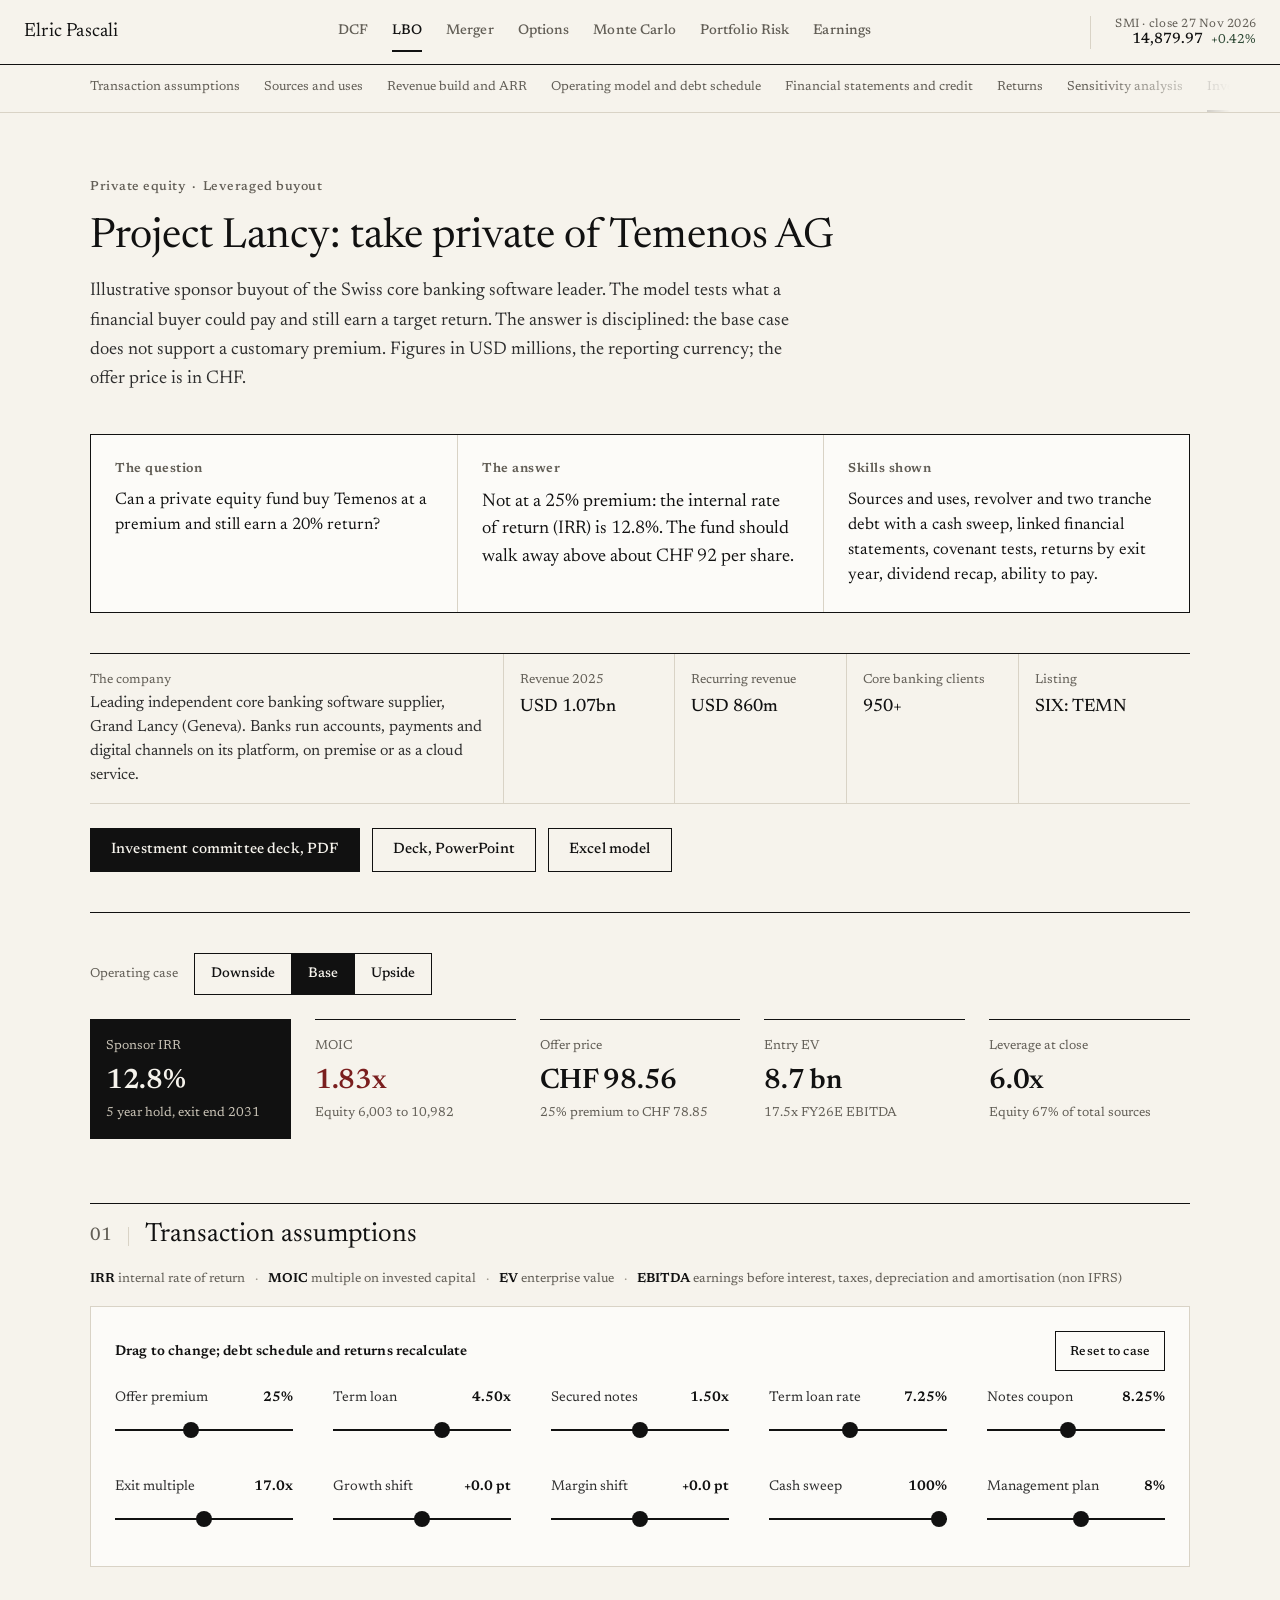
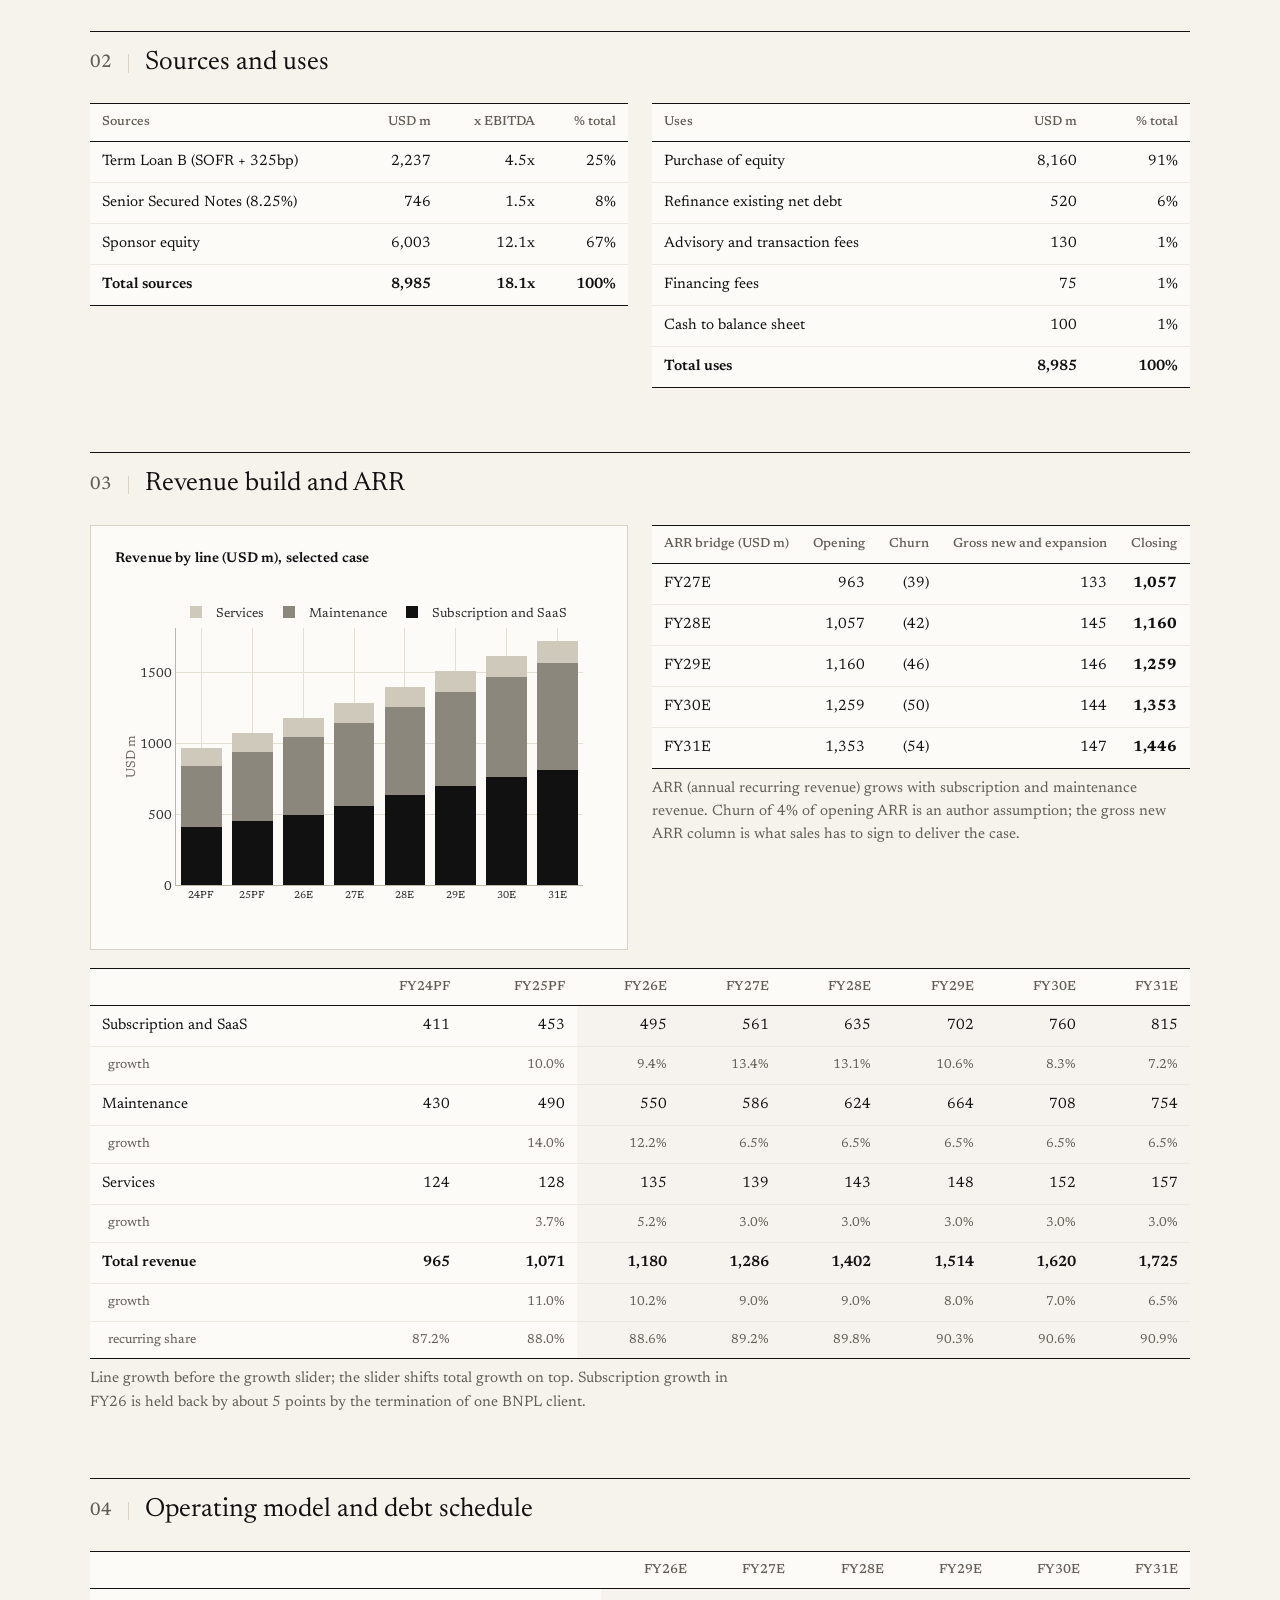
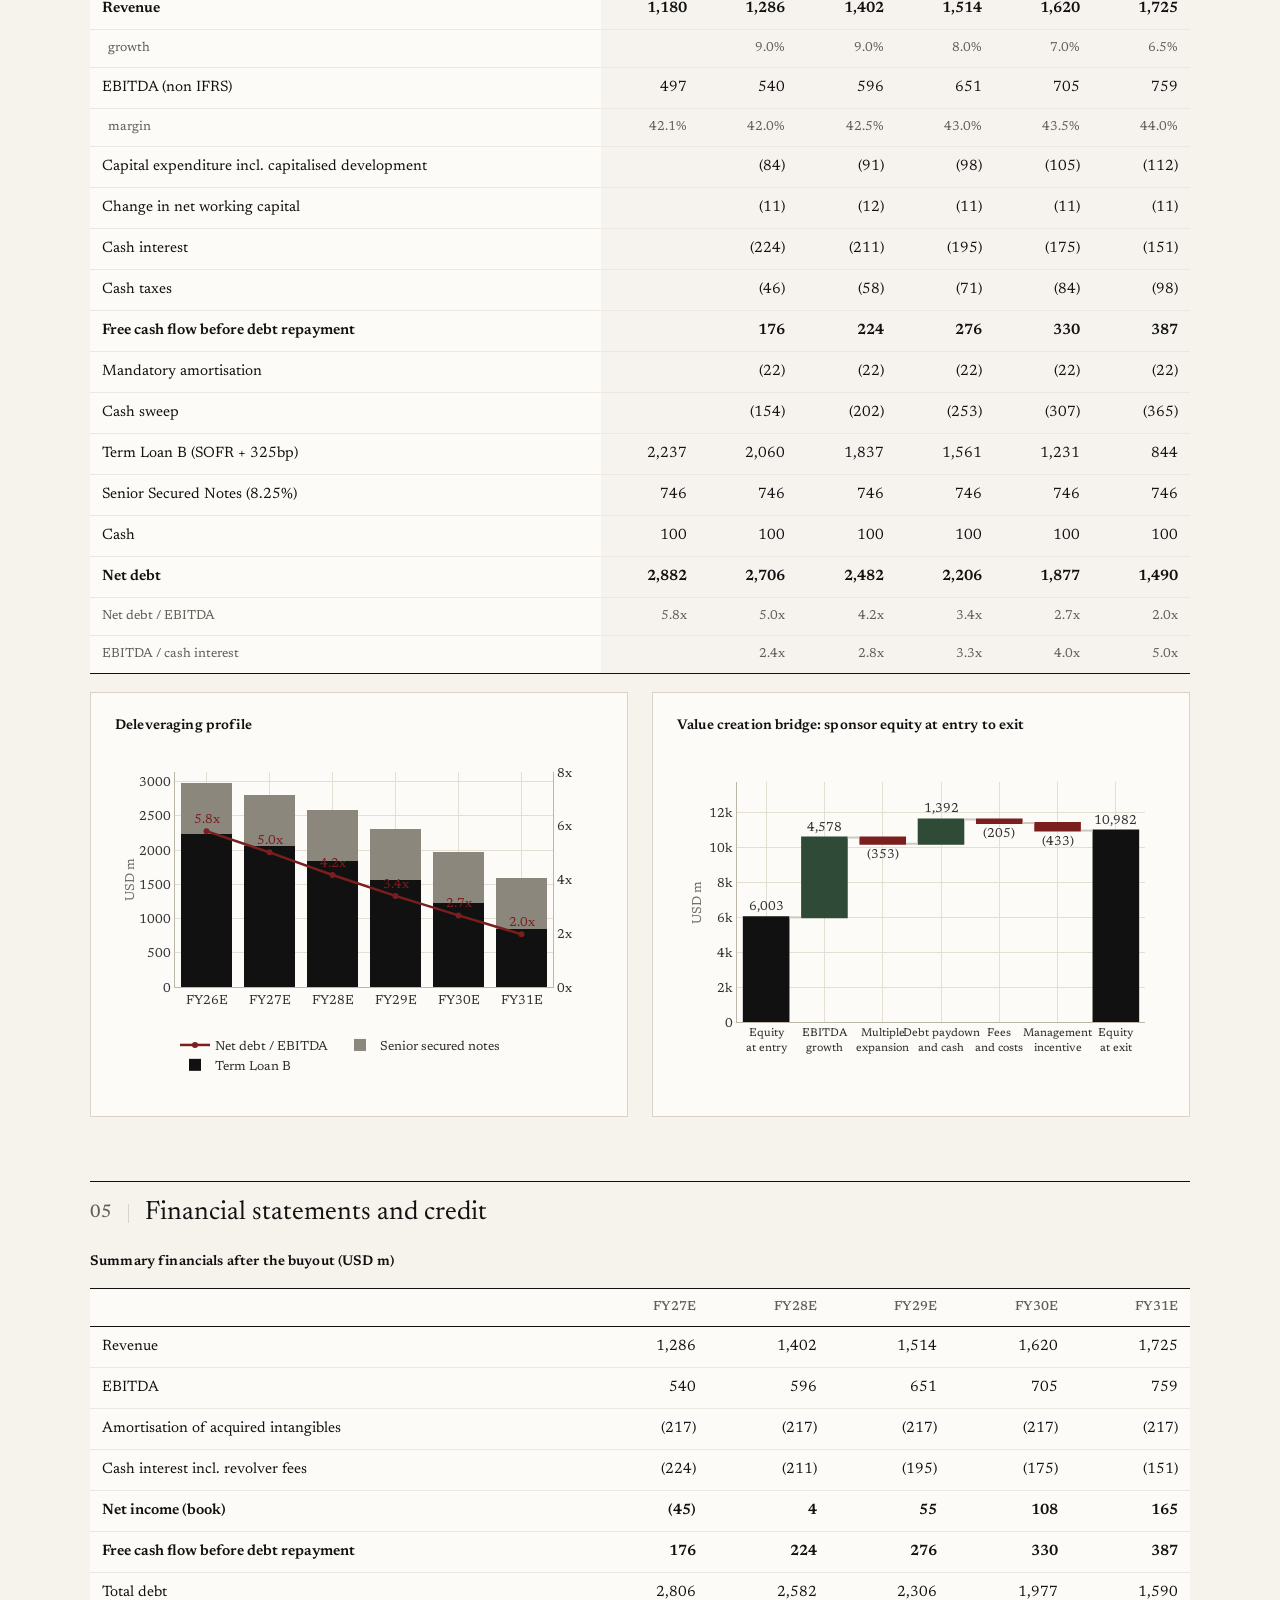
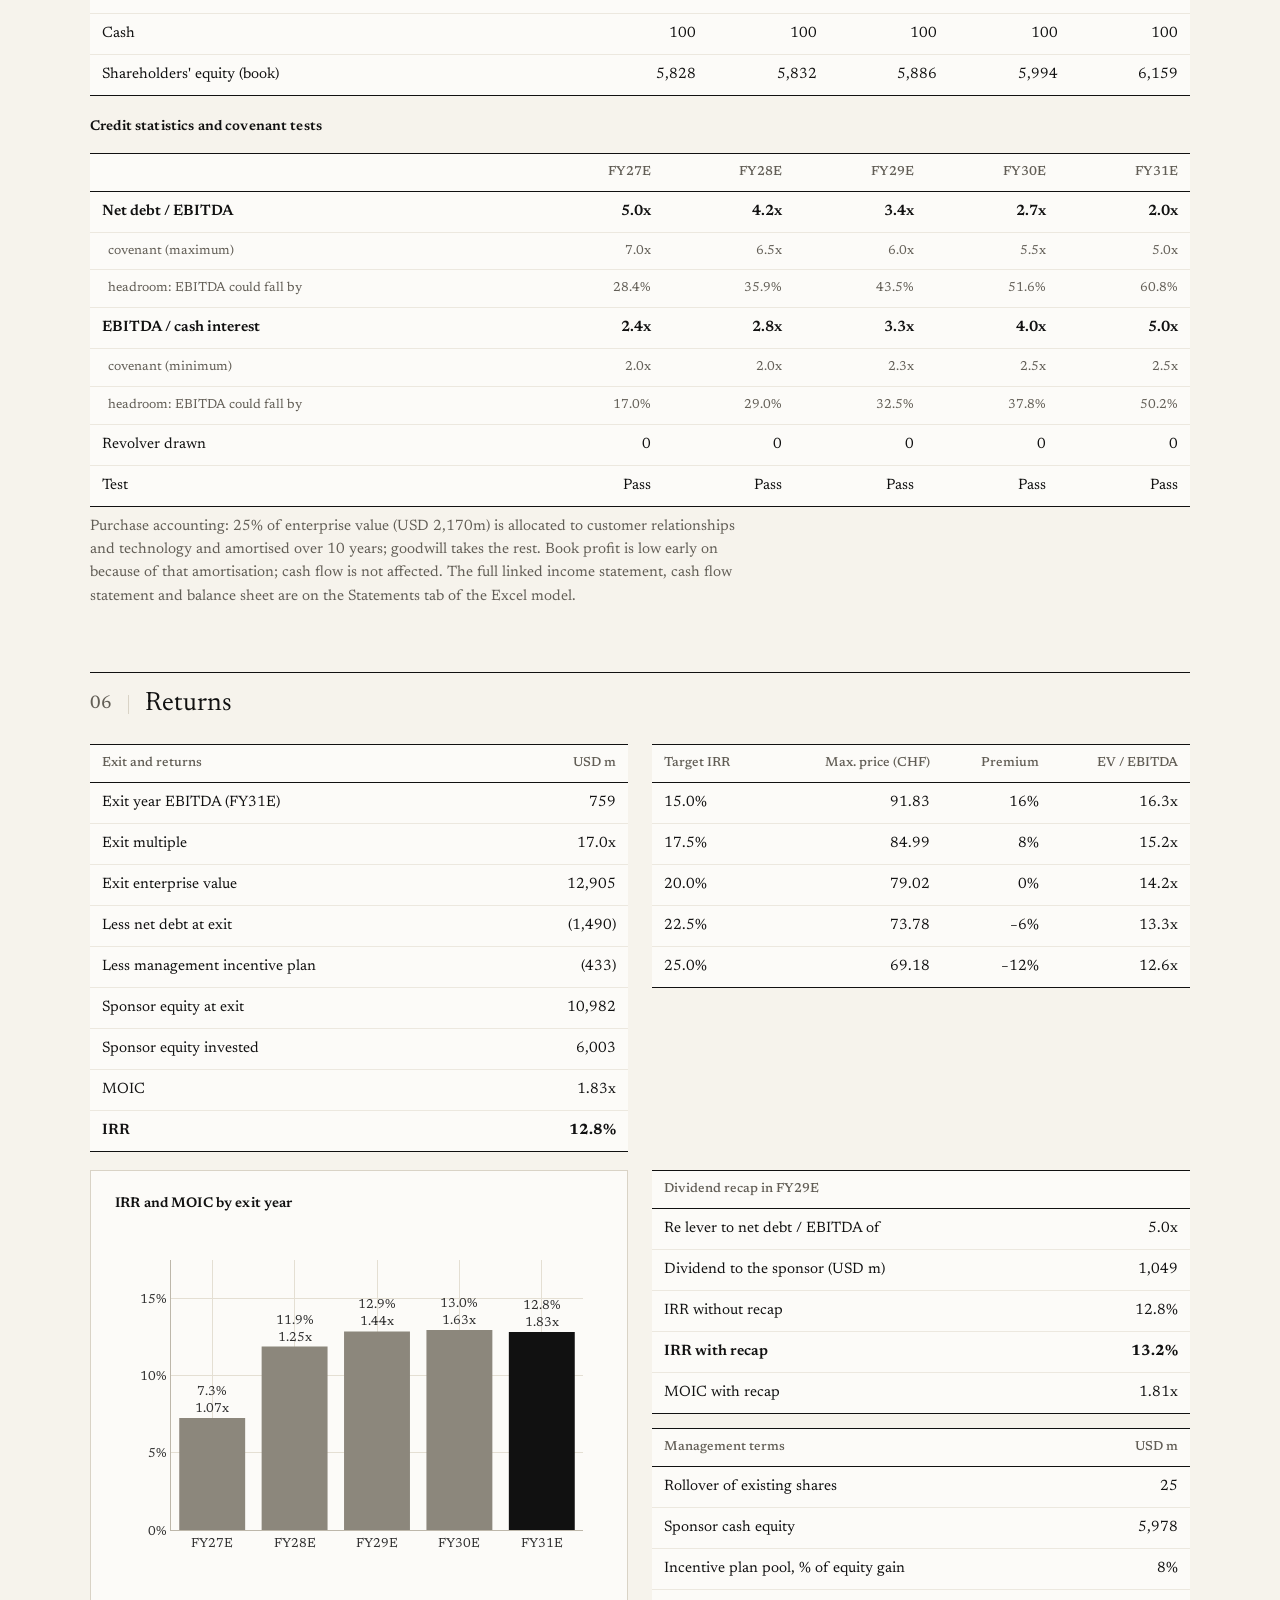
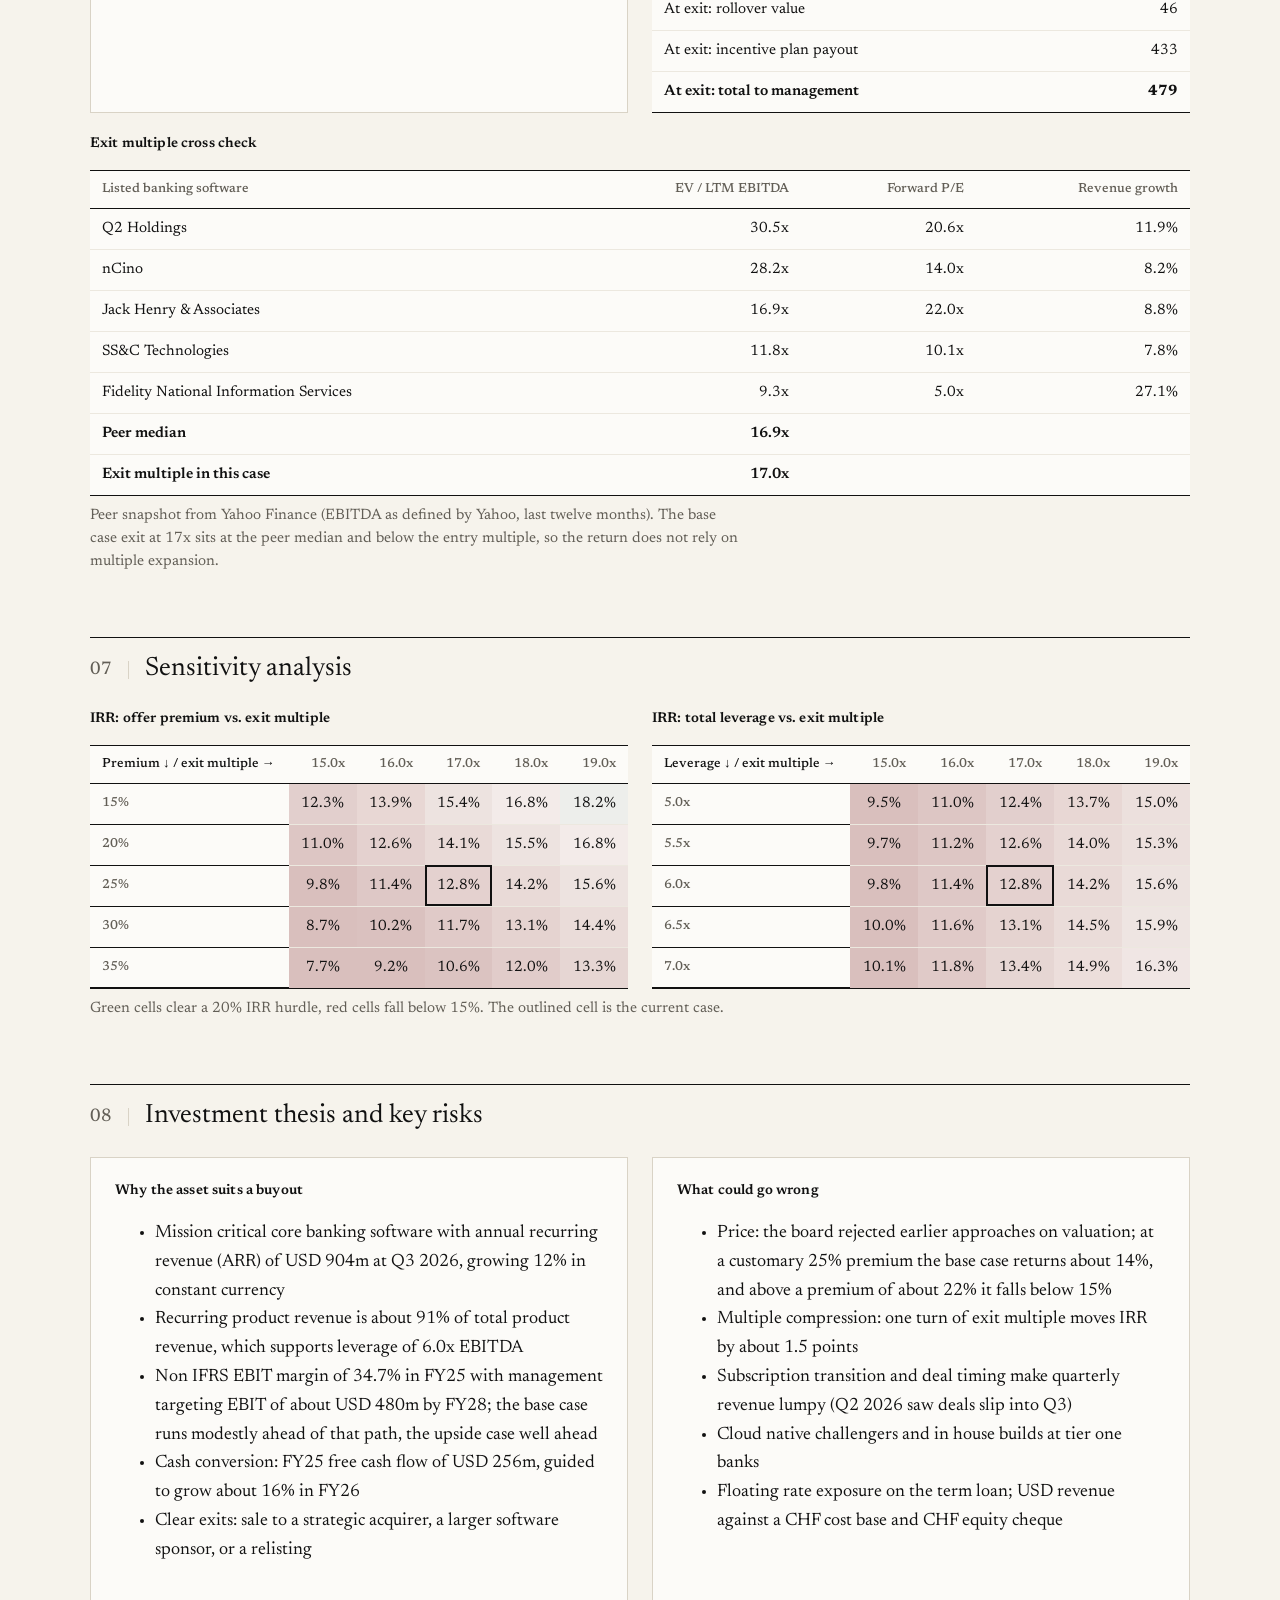
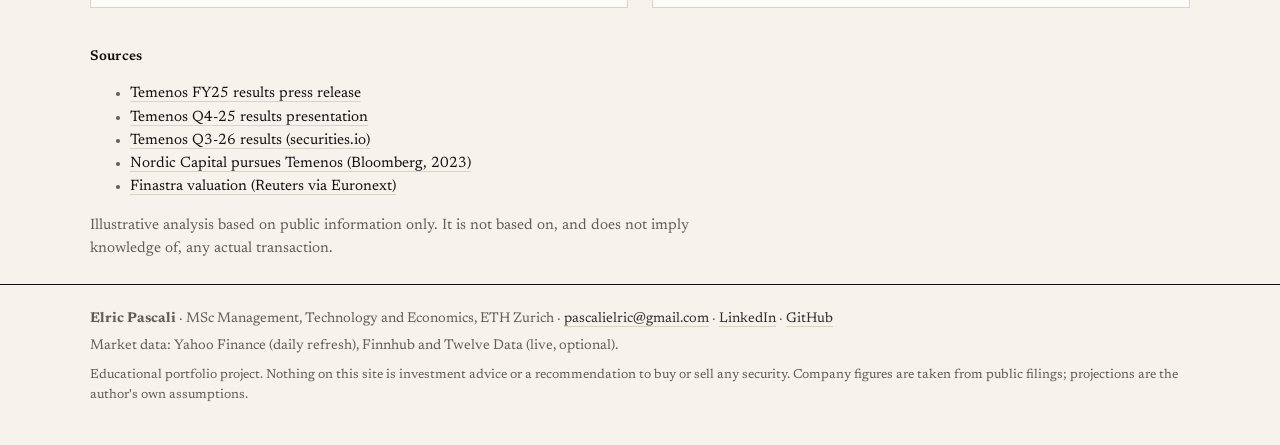
<file: lbo.html>
<!DOCTYPE html>
<html lang="en">
<head>
<title>Temenos LBO · Elric Pascali</title>
<meta charset="utf-8">
<meta name="viewport" content="width=device-width, initial-scale=1">
<meta property="og:type" content="website">
<meta property="og:title" content="Temenos LBO · Elric Pascali">
<meta property="og:description" content="Can a private equity fund buy Temenos at a premium and still earn a 20% return? Not at a 25% premium: the internal rate of return (IRR) is 12.8%. The fund should walk away above about CHF 92 per share.">
<meta property="og:image" content="https://pascalielric.github.io/financelab/img/og.png">
<meta name="twitter:card" content="summary_large_image">
<meta name="description" content="Can a private equity fund buy Temenos at a premium and still earn a 20% return? Not at a 25% premium: the internal rate of return (IRR) is 12.8%. The fund should walk away above about CHF 92 per share.">
<link rel="icon" href="img/favicon.svg" type="image/svg+xml">
<link rel="preload" href="fonts/newsreader-latin-opsz-normal.woff2" as="font" type="font/woff2" crossorigin>
<link rel="stylesheet" href="css/style.css?v=202611202145">
<script src="vendor/plotly.min.js?v=202611202145"></script>
<script src="js/config.js?v=202611202145"></script><script src="js/ui.js?v=202611202145"></script><script src="js/api.js?v=202611202145"></script>
<script src="js/engine/lbo.js?v=202611202145"></script><script src="js/data/temenos.js?v=202611202145"></script><script src="js/data/peers.js?v=202611202145"></script>
</head>
<body>
<main class="wrap">
  <div class="page-head">
    <div class="eyebrow">Private equity &nbsp;&middot;&nbsp; Leveraged buyout</div>
    <h1>Project Lancy: take private of Temenos AG</h1>
    <p class="lead">Illustrative sponsor buyout of the Swiss core banking software leader. The model tests what a financial buyer could pay and still earn a target return. The answer is disciplined: the base case does not support a customary premium. Figures in USD millions, the reporting currency; the offer price is in CHF.</p>
    <div class="summary" aria-label="Summary">
      <div><div class="k">The question</div><div class="v">Can a private equity fund buy Temenos at a premium and still earn a 20% return?</div></div>
      <div><div class="k">The answer</div><div class="v answer">Not at a 25% premium: the internal rate of return (IRR) is 12.8%. The fund should walk away above about CHF 92 per share.</div></div>
      <div><div class="k">Skills shown</div><div class="v">Sources and uses, revolver and two tranche debt with a cash sweep, linked financial statements, covenant tests, returns by exit year, dividend recap, ability to pay.</div></div>
    </div>
    <div class="profile-strip">
      <div><div class="label">The company</div><div class="about">Leading independent core banking software supplier, Grand Lancy (Geneva). Banks run accounts, payments and digital channels on its platform, on premise or as a cloud service.</div></div>
      <div><div class="label">Revenue 2025</div><div class="value">USD 1.07bn</div></div>
      <div><div class="label">Recurring revenue</div><div class="value">USD 860m</div></div>
      <div><div class="label">Core banking clients</div><div class="value">950+</div></div>
      <div><div class="label">Listing</div><div class="value">SIX: TEMN</div></div>
    </div>
    <div class="downloads">
      <a class="btn" href="downloads/Temenos_LBO_IC_Deck.pdf">Investment committee deck, PDF</a>
      <a class="btn ghost" href="downloads/Temenos_LBO_IC_Deck.pptx">Deck, PowerPoint</a>
      <a class="btn ghost" href="downloads/Temenos_LBO_Model.xlsx">Excel model</a>
    </div>
  </div>

  <div class="toolbar">
    <div class="group"><span>Operating case</span><div class="seg" id="case"><button data-c="downside">Downside</button><button data-c="base" class="on">Base</button><button data-c="upside">Upside</button></div></div>
  </div>
  <div class="grid g5" id="kpis"></div>

  <h2><span class="section-num">01</span>Transaction assumptions</h2>
  <div class="legend-line"><b>IRR</b> internal rate of return<span class="sep">&middot;</span><b>MOIC</b> multiple on invested capital<span class="sep">&middot;</span><b>EV</b> enterprise value<span class="sep">&middot;</span><b>EBITDA</b> earnings before interest, taxes, depreciation and amortisation (non IFRS)</div>
  <div class="card">
    <div class="card-head"><h3>Drag to change; debt schedule and returns recalculate</h3><button class="btn ghost small" id="reset">Reset to case</button></div>
    <div class="controls c5" id="controls"></div>
  </div>

  <h2><span class="section-num">02</span>Sources and uses</h2>
  <div class="grid g2"><div id="sources"></div><div id="uses"></div></div>

  <h2><span class="section-num">03</span>Revenue build and ARR</h2>
  <div class="grid g2">
    <div class="card"><h3>Revenue by line (USD m), selected case</h3><div id="chLines" class="chart"></div></div>
    <div><div id="arrTable"></div><p class="note">ARR (annual recurring revenue) grows with subscription and maintenance revenue. Churn of 4% of opening ARR is an author assumption; the gross new ARR column is what sales has to sign to deliver the case.</p></div>
  </div>
  <div id="revLines" style="margin-top:18px"></div>
  <p class="note">Line growth before the growth slider; the slider shifts total growth on top. Subscription growth in FY26 is held back by about 5 points by the termination of one BNPL client.</p>

  <h2><span class="section-num">04</span>Operating model and debt schedule</h2>
  <div id="opTable"></div>
  <div class="grid g2" style="margin-top:18px">
    <div class="card"><h3>Deleveraging profile</h3><div id="chDebt" class="chart"></div></div>
    <div class="card"><h3>Value creation bridge: sponsor equity at entry to exit</h3><div id="chBridge" class="chart"></div></div>
  </div>

  <h2><span class="section-num">05</span>Financial statements and credit</h2>
  <h3>Summary financials after the buyout (USD m)</h3><div id="stmtTable"></div>
  <h3 style="margin-top:22px">Credit statistics and covenant tests</h3><div id="credTable"></div>
  <p class="note" id="stmtNote"></p>

  <h2><span class="section-num">06</span>Returns</h2>
  <div class="grid g2">
    <div><div id="retTable"></div></div>
    <div><div id="walkTable"></div></div>
  </div>
  <div class="grid g2" style="margin-top:18px">
    <div class="card"><h3>IRR and MOIC by exit year</h3><div id="chExit" class="chart"></div></div>
    <div><div id="recapTable"></div><div id="mgmtTable" style="margin-top:14px"></div></div>
  </div>
  <h3 style="margin-top:22px">Exit multiple cross check</h3>
  <div id="tcompsTable"></div>
  <p class="note">Peer snapshot from Yahoo Finance (EBITDA as defined by Yahoo, last twelve months). The base case exit at 17x sits at the peer median and below the entry multiple, so the return does not rely on multiple expansion.</p>

  <h2><span class="section-num">07</span>Sensitivity analysis</h2>
  <div class="grid g2">
    <div><h3>IRR: offer premium vs. exit multiple</h3><div id="sens1"></div></div>
    <div><h3>IRR: total leverage vs. exit multiple</h3><div id="sens2"></div></div>
  </div>
  <p class="note">Green cells clear a 20% IRR hurdle, red cells fall below 15%. The outlined cell is the current case.</p>

  <h2><span class="section-num">08</span>Investment thesis and key risks</h2>
  <div class="grid g2">
    <div class="card"><h3>Why the asset suits a buyout</h3><ul>
      <li>Mission critical core banking software with annual recurring revenue (ARR) of USD 904m at Q3 2026, growing 12% in constant currency</li>
      <li>Recurring product revenue is about 91% of total product revenue, which supports leverage of 6.0x EBITDA</li>
      <li>Non IFRS EBIT margin of 34.7% in FY25 with management targeting EBIT of about USD 480m by FY28; the base case runs modestly ahead of that path, the upside case well ahead</li>
      <li>Cash conversion: FY25 free cash flow of USD 256m, guided to grow about 16% in FY26</li>
      <li>Clear exits: sale to a strategic acquirer, a larger software sponsor, or a relisting</li></ul></div>
    <div class="card"><h3>What could go wrong</h3><ul>
      <li>Price: the board rejected earlier approaches on valuation; at a customary 25% premium the base case returns about 14%, and above a premium of about 22% it falls below 15%</li>
      <li>Multiple compression: one turn of exit multiple moves IRR by about 1.5 points</li>
      <li>Subscription transition and deal timing make quarterly revenue lumpy (Q2 2026 saw deals slip into Q3)</li>
      <li>Cloud native challengers and in house builds at tier one banks</li>
      <li>Floating rate exposure on the term loan; USD revenue against a CHF cost base and CHF equity cheque</li></ul></div>
  </div>
  <h3 class="sources-head">Sources</h3><ul id="srcList" class="note"></ul>
  <p class="note">Illustrative analysis based on public information only. It is not based on, and does not imply knowledge of, any actual transaction.</p>
</main>
<script src="js/pages/lbo-extra.js?v=202611202145"></script><script src="js/pages/lbo.js?v=202611202145"></script>
</body>
</html>
</file>
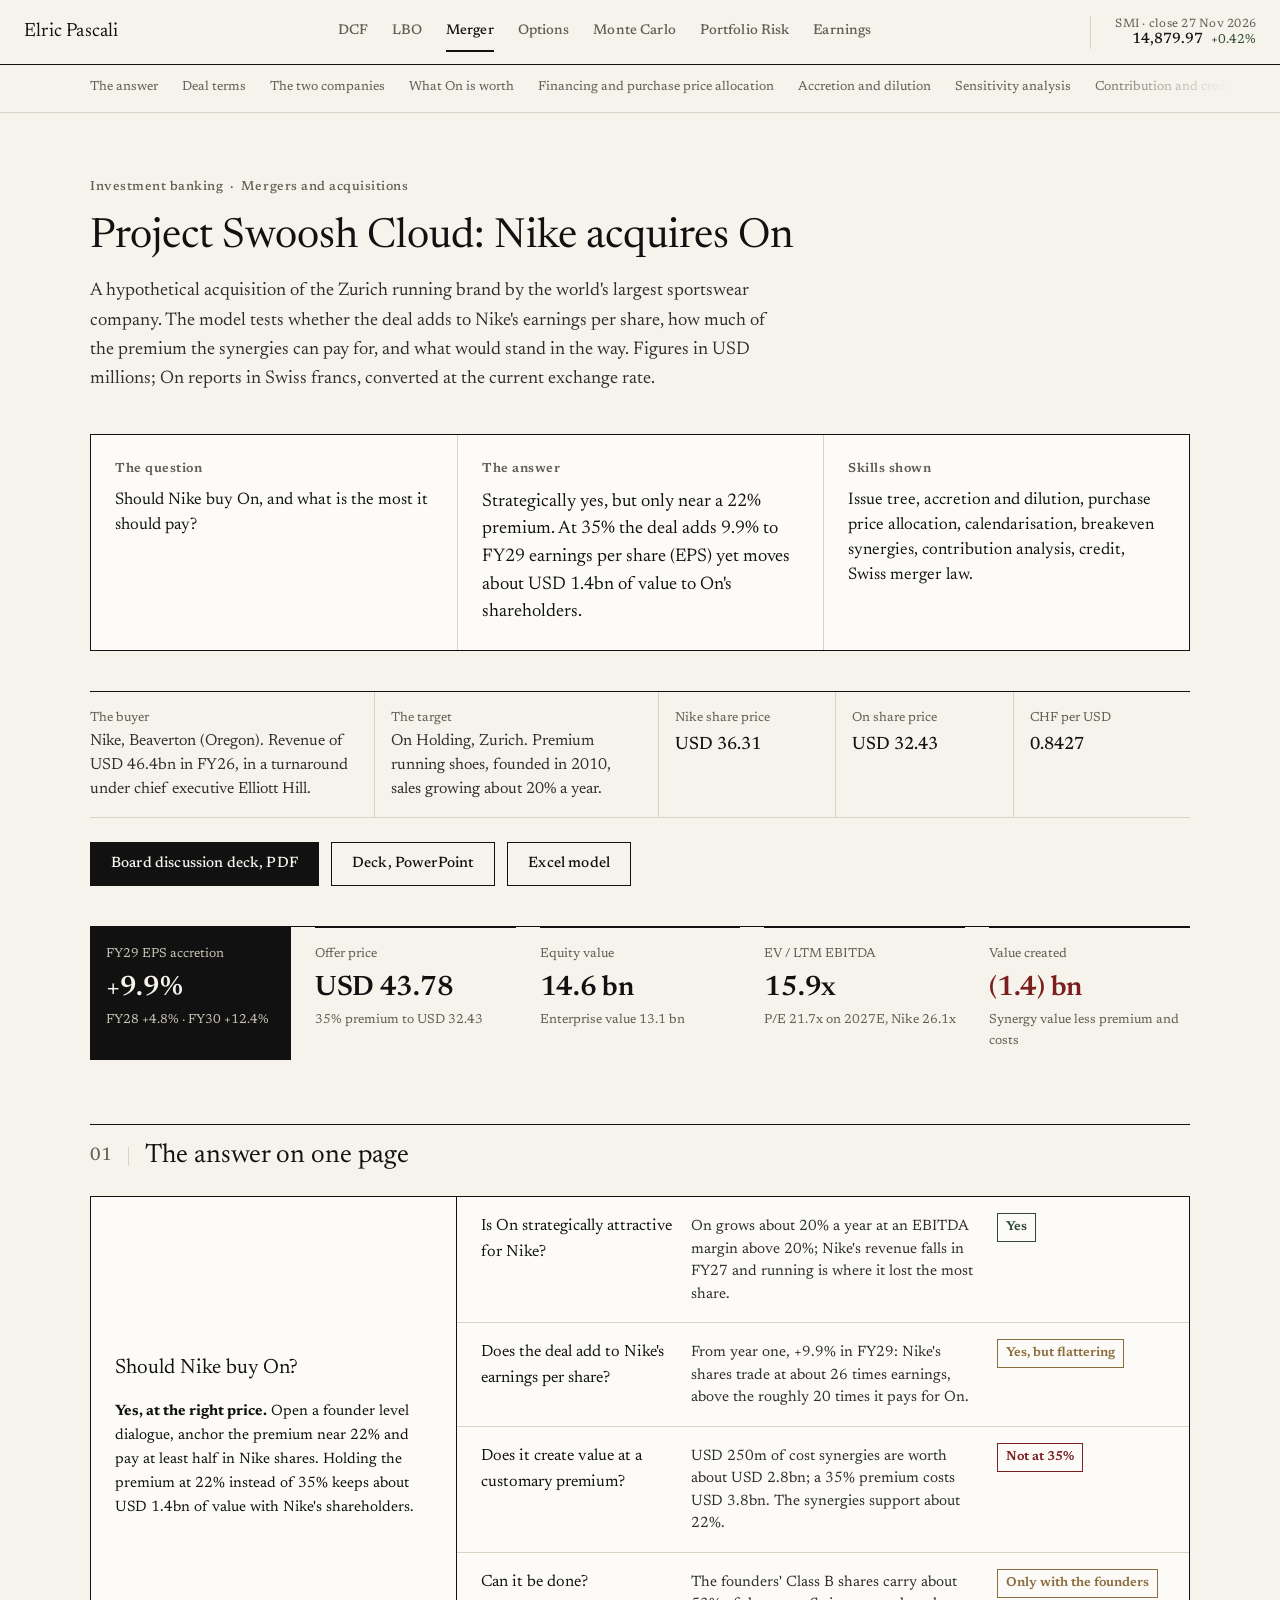
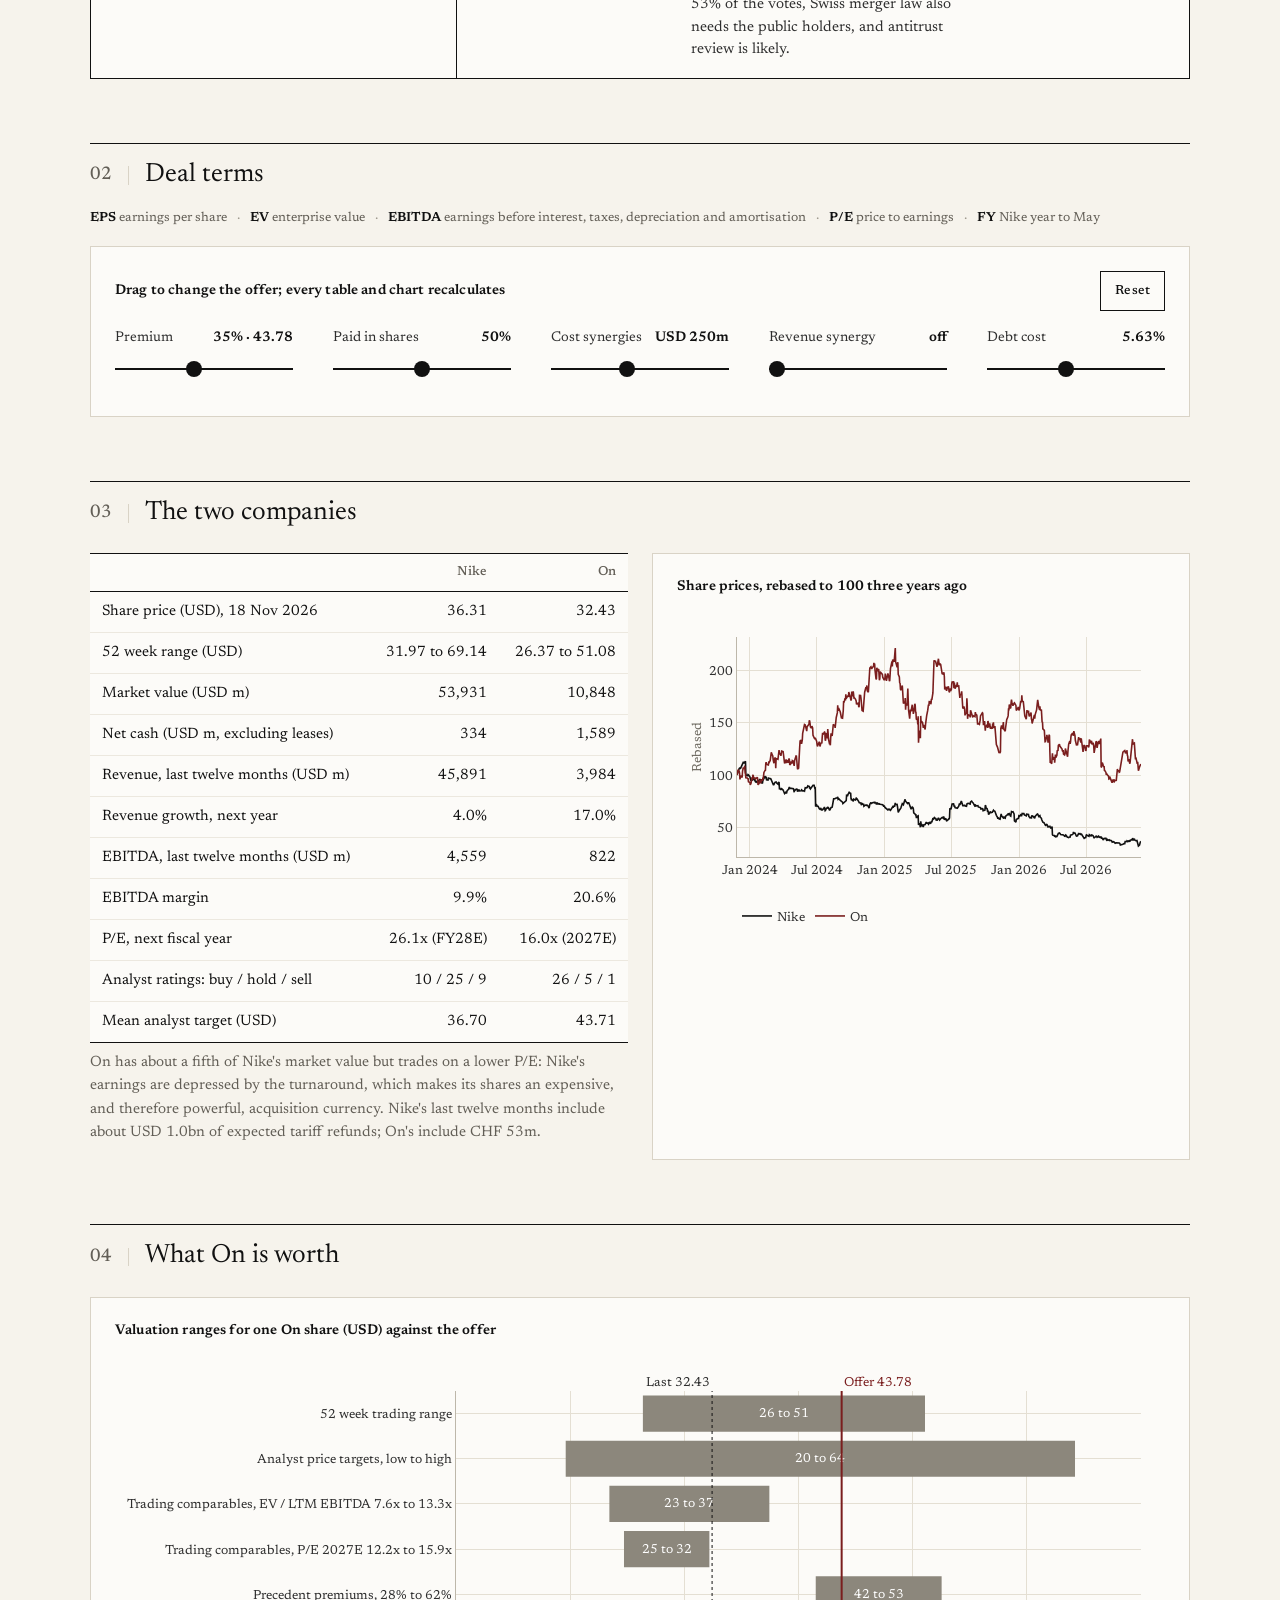
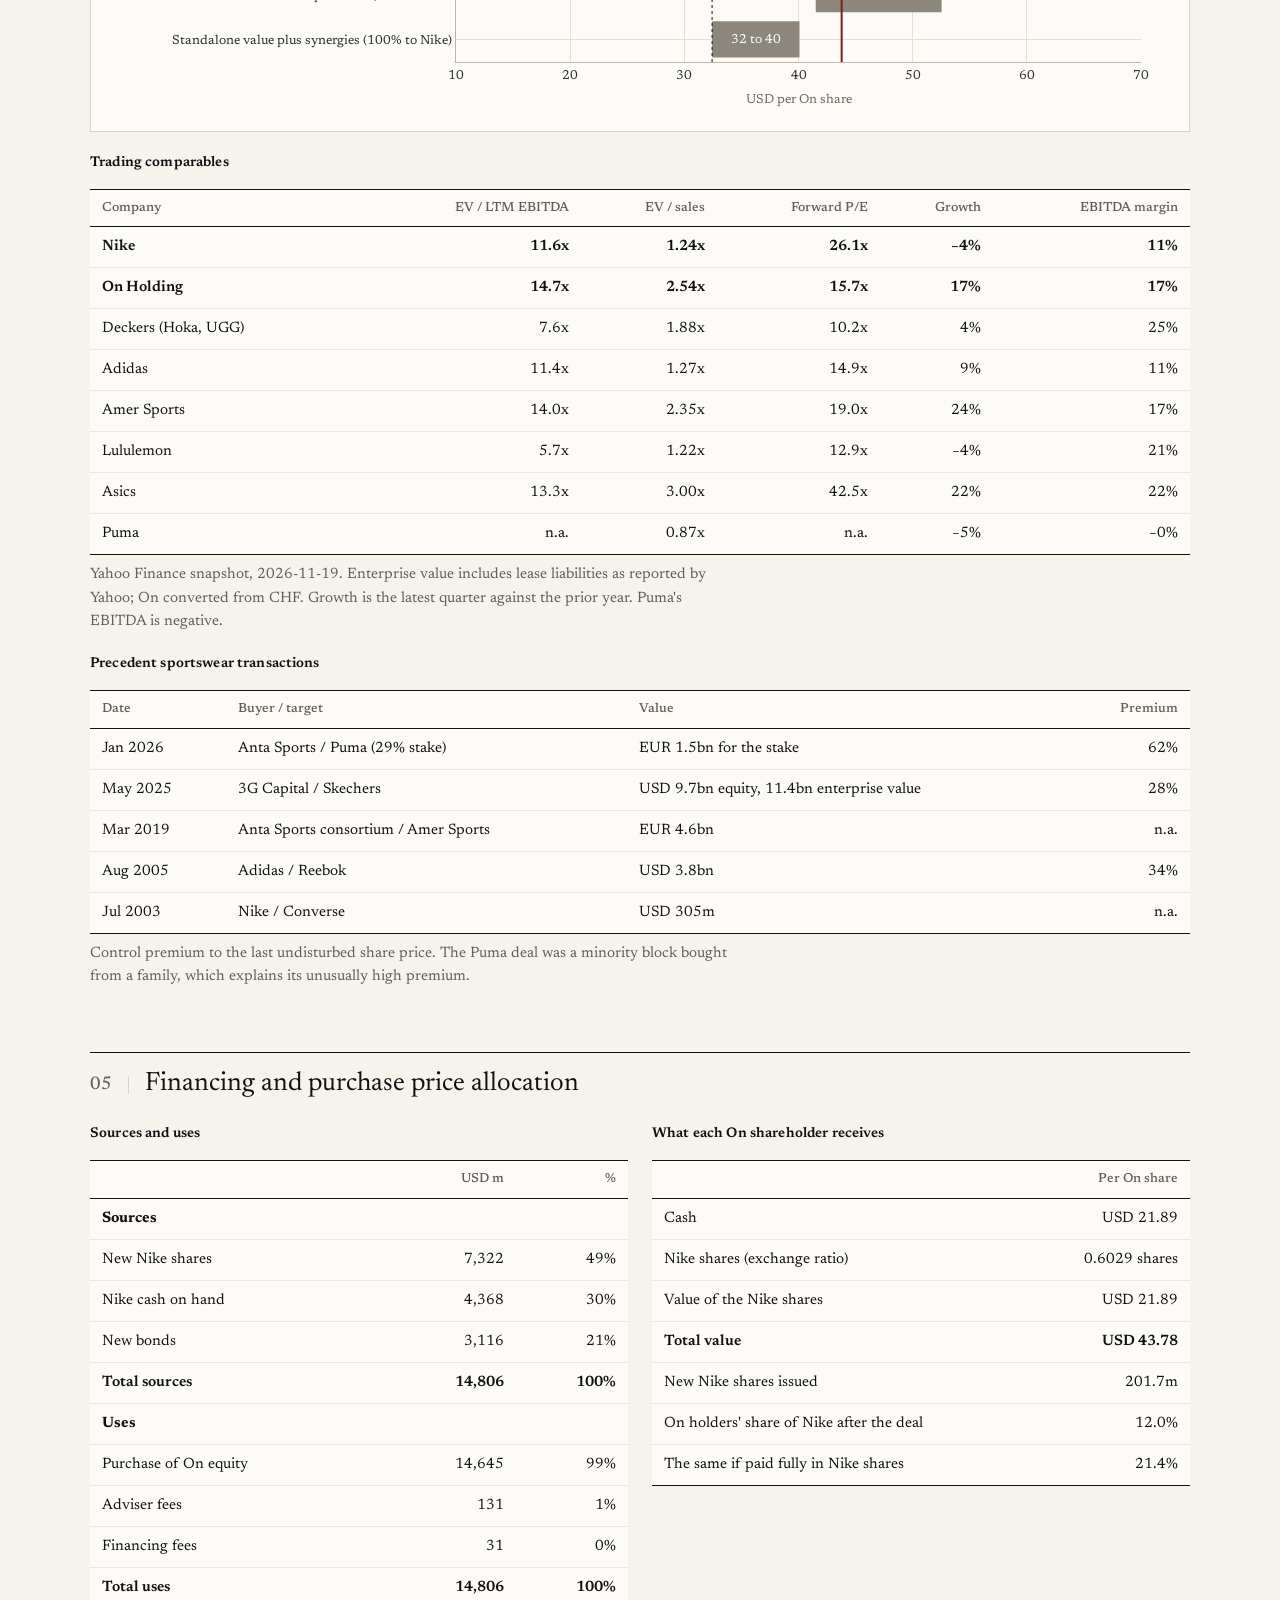
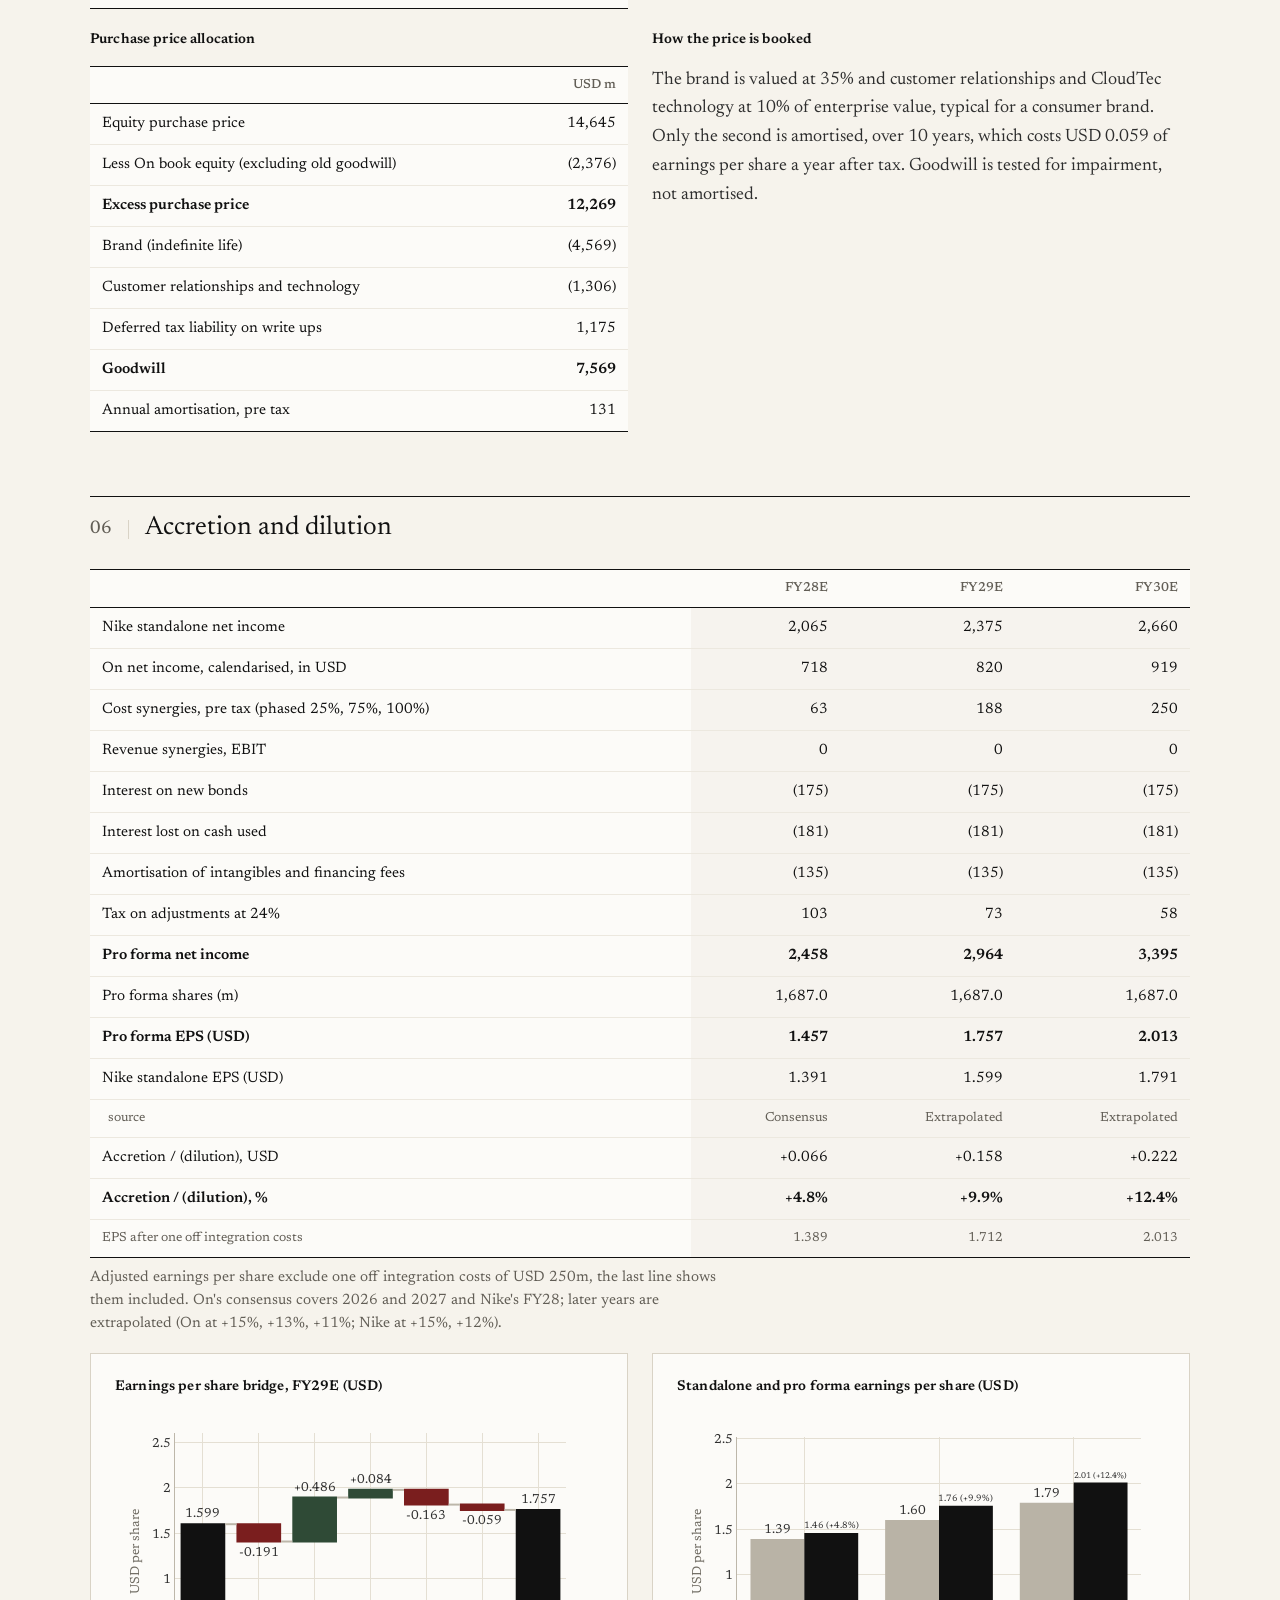
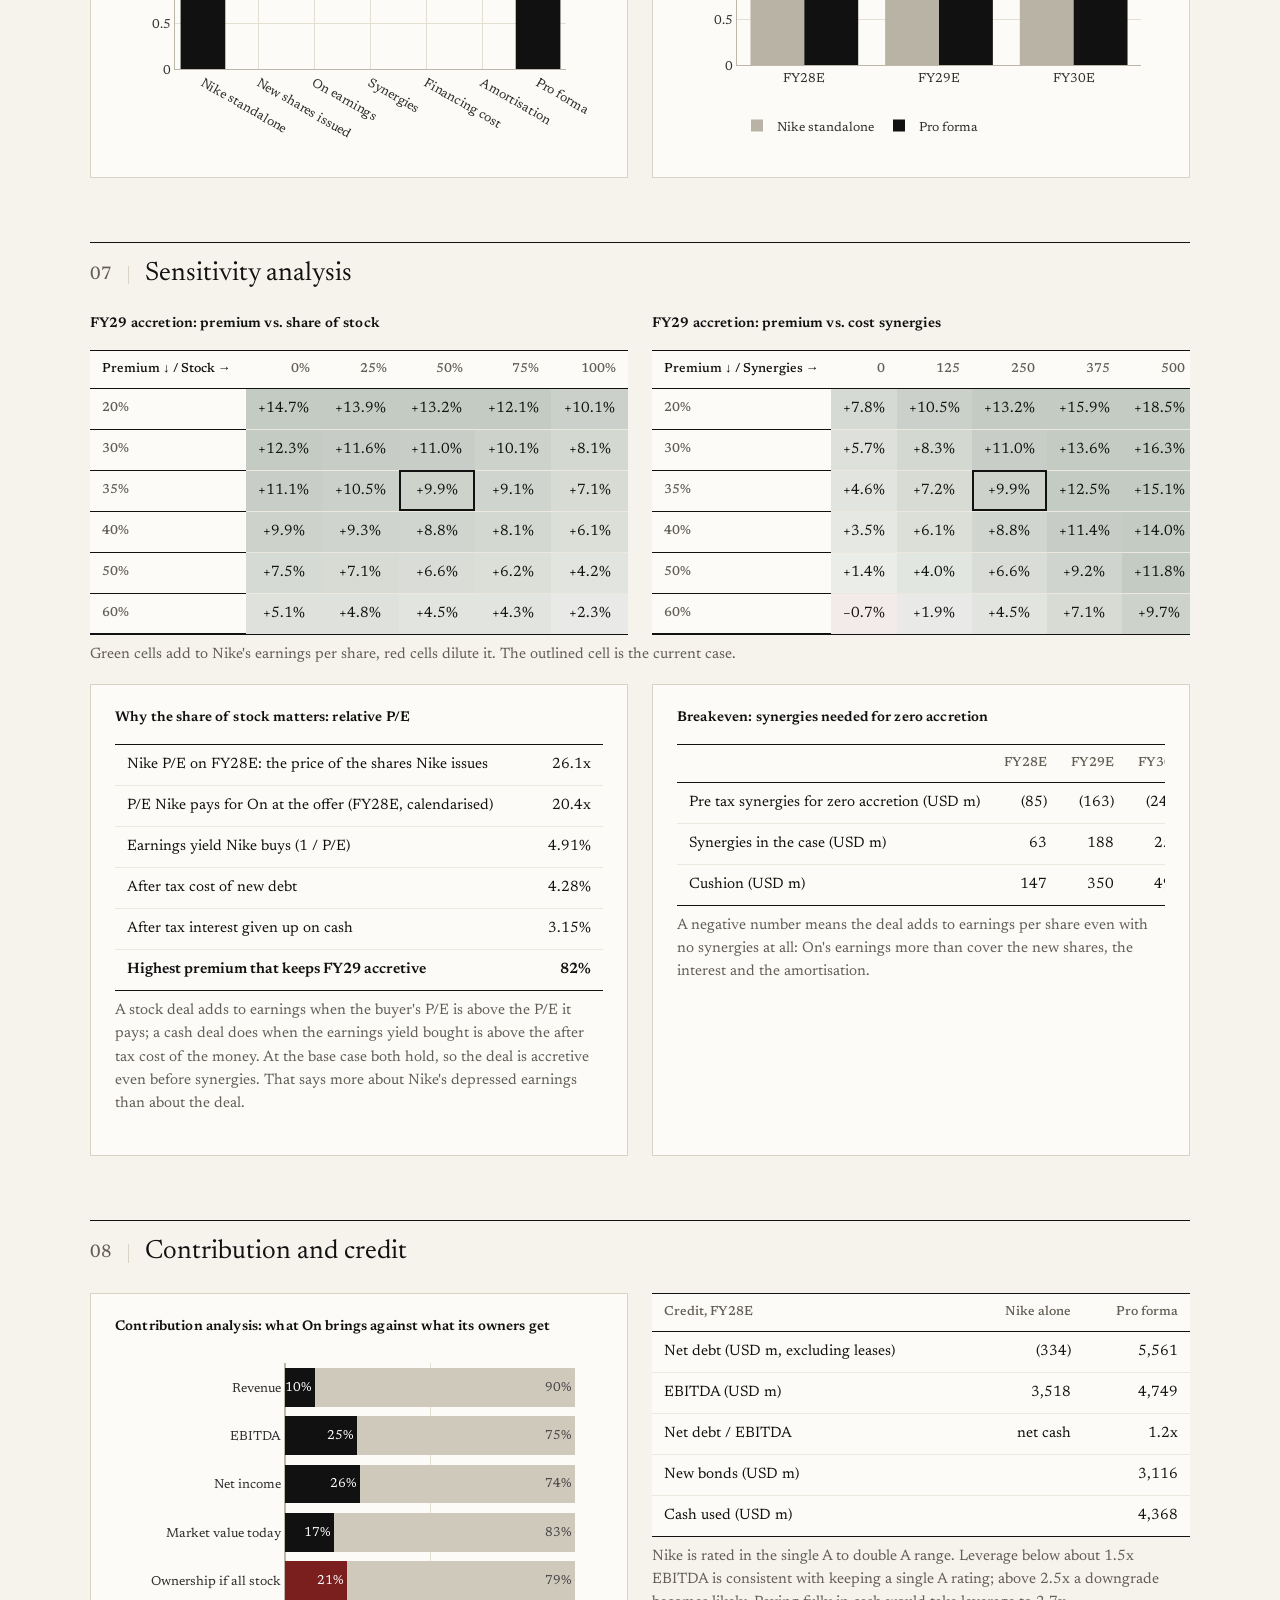
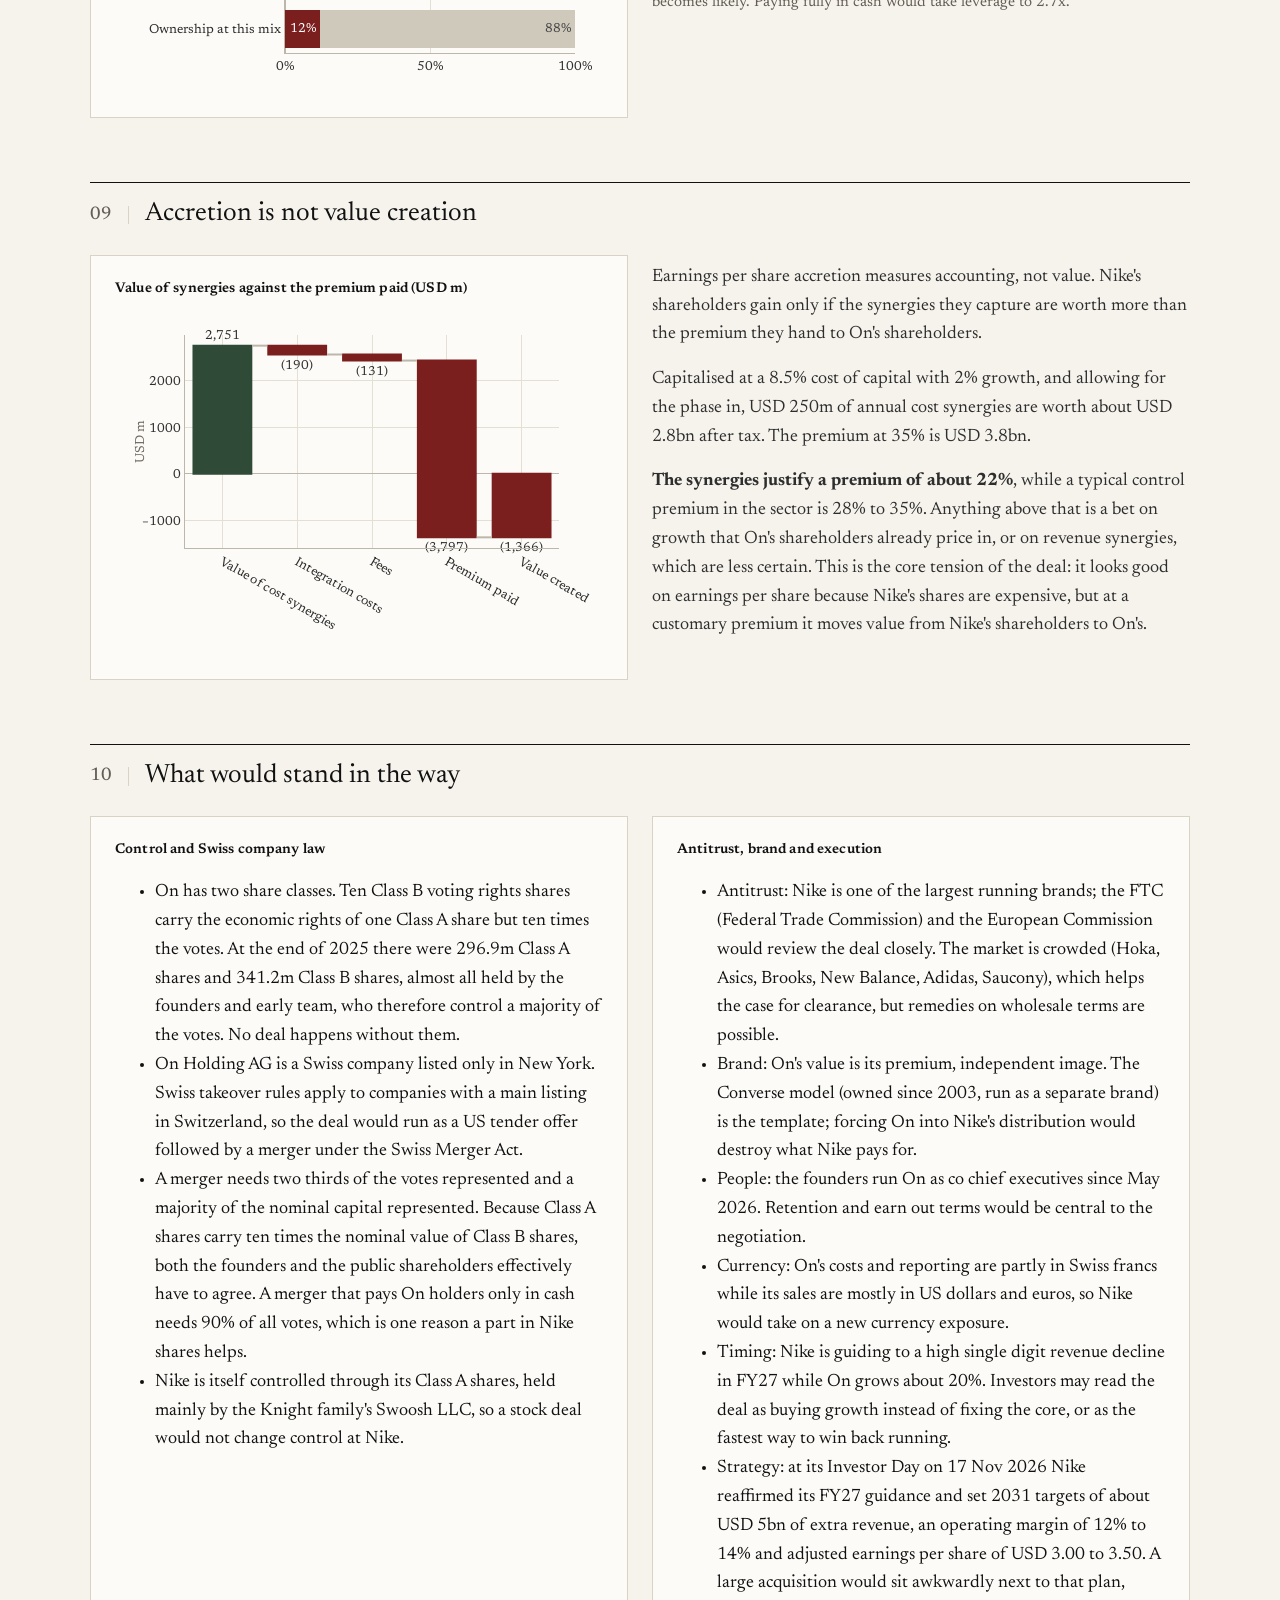
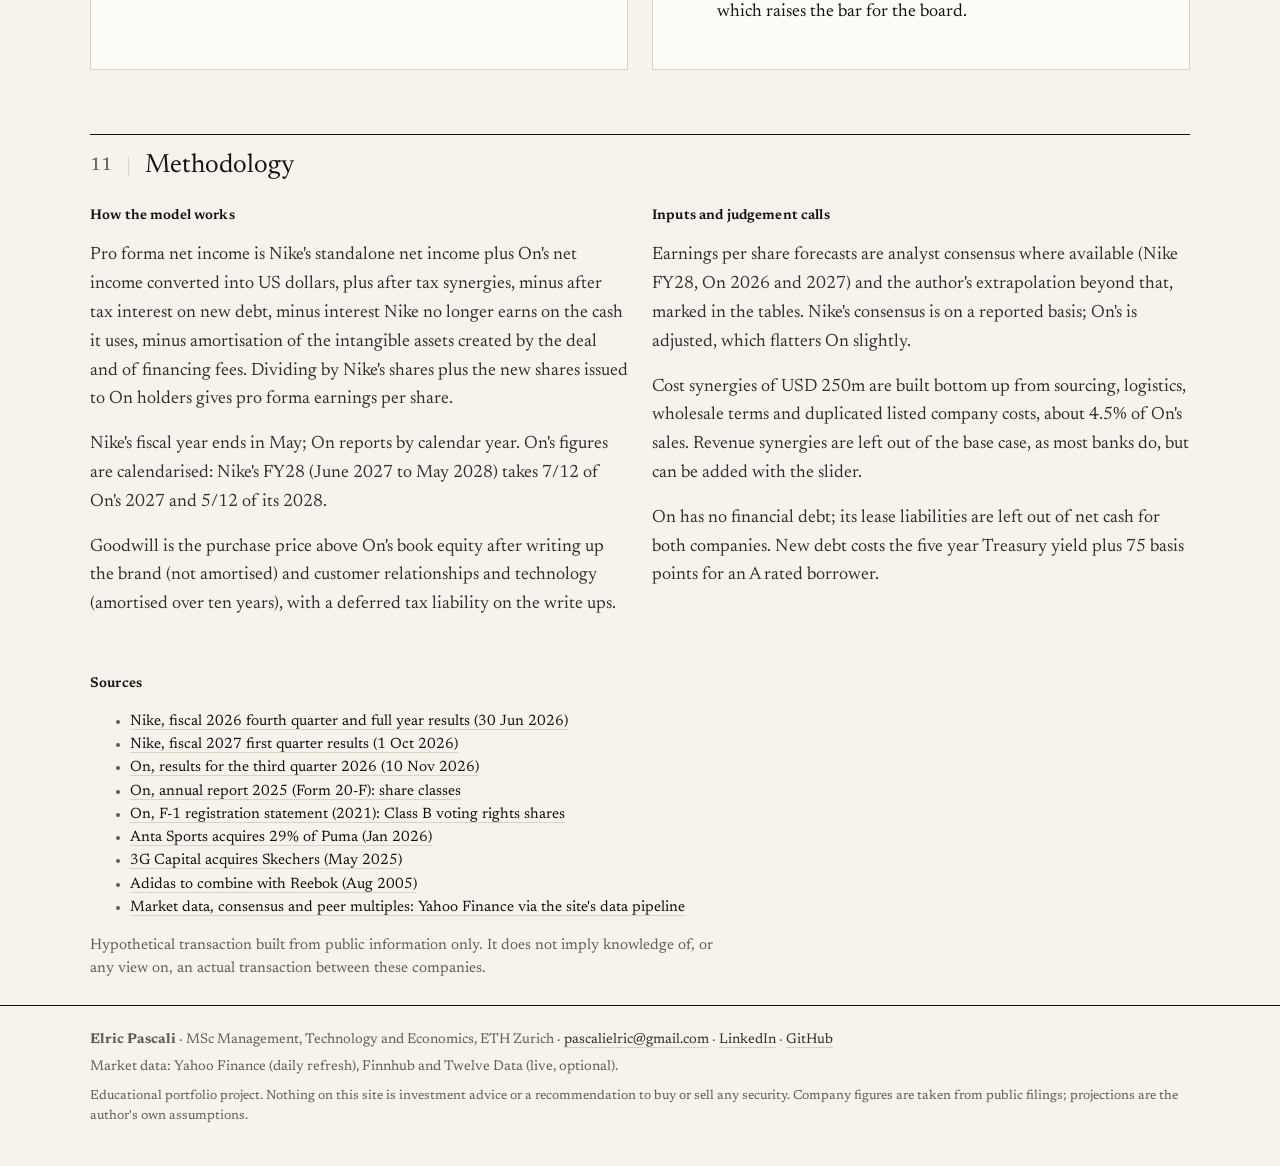
<file: merger.html>
<!DOCTYPE html>
<html lang="en">
<head>
<title>Nike and On merger model · Elric Pascali</title>
<meta charset="utf-8">
<meta name="viewport" content="width=device-width, initial-scale=1">
<meta property="og:type" content="website">
<meta property="og:title" content="Nike and On merger model · Elric Pascali">
<meta property="og:description" content="Should Nike buy On, and what is the most it should pay? Strategically yes, but only near a 22% premium. At 35% the deal adds 9.9% to FY29 earnings per share (EPS) yet moves about USD 1.4bn of value to On&#x27;s shareholders.">
<meta property="og:image" content="https://pascalielric.github.io/financelab/img/og.png">
<meta name="twitter:card" content="summary_large_image">
<meta name="description" content="Should Nike buy On, and what is the most it should pay? Strategically yes, but only near a 22% premium. At 35% the deal adds 9.9% to FY29 earnings per share (EPS) yet moves about USD 1.4bn of value to On&#x27;s shareholders.">
<link rel="icon" href="img/favicon.svg" type="image/svg+xml">
<link rel="preload" href="fonts/newsreader-latin-opsz-normal.woff2" as="font" type="font/woff2" crossorigin>
<link rel="stylesheet" href="css/style.css?v=202611202145">
<script src="vendor/plotly.min.js?v=202611202145"></script>
<script src="js/config.js?v=202611202145"></script><script src="js/ui.js?v=202611202145"></script><script src="js/api.js?v=202611202145"></script>
<script src="js/engine/merger.js?v=202611202145"></script><script src="js/data/nikeon.js?v=202611202145"></script>
</head>
<body>
<main class="wrap">
  <div class="page-head">
    <div class="eyebrow">Investment banking &nbsp;&middot;&nbsp; Mergers and acquisitions</div>
    <h1>Project Swoosh Cloud: Nike acquires On</h1>
    <p class="lead">A hypothetical acquisition of the Zurich running brand by the world's largest sportswear company. The model tests whether the deal adds to Nike's earnings per share, how much of the premium the synergies can pay for, and what would stand in the way. Figures in USD millions; On reports in Swiss francs, converted at the current exchange rate.</p>
    <div class="summary" aria-label="Summary">
      <div><div class="k">The question</div><div class="v">Should Nike buy On, and what is the most it should pay?</div></div>
      <div><div class="k">The answer</div><div class="v answer">Strategically yes, but only near a 22% premium. At 35% the deal adds 9.9% to FY29 earnings per share (EPS) yet moves about USD 1.4bn of value to On's shareholders.</div></div>
      <div><div class="k">Skills shown</div><div class="v">Issue tree, accretion and dilution, purchase price allocation, calendarisation, breakeven synergies, contribution analysis, credit, Swiss merger law.</div></div>
    </div>
    <div class="profile-strip two-text">
      <div><div class="label">The buyer</div><div class="about">Nike, Beaverton (Oregon). Revenue of USD 46.4bn in FY26, in a turnaround under chief executive Elliott Hill.</div></div>
      <div><div class="label">The target</div><div class="about">On Holding, Zurich. Premium running shoes, founded in 2010, sales growing about 20% a year.</div></div>
      <div><div class="label">Nike share price</div><div class="value" id="hNke">USD 36.31</div></div>
      <div><div class="label">On share price</div><div class="value" id="hOn">USD 32.43</div></div>
      <div><div class="label">CHF per USD</div><div class="value" id="hFx">0.8427</div></div>
    </div>
    <div class="downloads">
      <a class="btn" href="downloads/Nike_On_Merger_Deck.pdf">Board discussion deck, PDF</a>
      <a class="btn ghost" href="downloads/Nike_On_Merger_Deck.pptx">Deck, PowerPoint</a>
      <a class="btn ghost" href="downloads/Nike_On_Merger_Model.xlsx">Excel model</a>
    </div>
  </div>

  <div class="grid g5" id="kpis"></div>

  <h2 data-toc="The answer"><span class="section-num">01</span>The answer on one page</h2>
  <div class="tree">
    <div class="root"><div class="q">Should Nike buy On?</div><div class="a"><b>Yes, at the right price.</b> Open a founder level dialogue, anchor the premium near 22% and pay at least half in Nike shares. Holding the premium at 22% instead of 35% keeps about USD 1.4bn of value with Nike's shareholders.</div></div>
    <div class="branches">
      <div><div class="q">Is On strategically attractive for Nike?</div><div class="e">On grows about 20% a year at an EBITDA margin above 20%; Nike's revenue falls in FY27 and running is where it lost the most share.</div><span class="verdict pos">Yes</span></div>
      <div><div class="q">Does the deal add to Nike's earnings per share?</div><div class="e">From year one, +9.9% in FY29: Nike's shares trade at about 26 times earnings, above the roughly 20 times it pays for On.</div><span class="verdict" style="color:var(--brass)">Yes, but flattering</span></div>
      <div><div class="q">Does it create value at a customary premium?</div><div class="e">USD 250m of cost synergies are worth about USD 2.8bn; a 35% premium costs USD 3.8bn. The synergies support about 22%.</div><span class="verdict neg">Not at 35%</span></div>
      <div><div class="q">Can it be done?</div><div class="e">The founders' Class B shares carry about 53% of the votes, Swiss merger law also needs the public holders, and antitrust review is likely.</div><span class="verdict" style="color:var(--brass)">Only with the founders</span></div>
    </div>
  </div>

  <h2><span class="section-num">02</span>Deal terms</h2>
  <div class="legend-line"><b>EPS</b> earnings per share<span class="sep">&middot;</span><b>EV</b> enterprise value<span class="sep">&middot;</span><b>EBITDA</b> earnings before interest, taxes, depreciation and amortisation<span class="sep">&middot;</span><b>P/E</b> price to earnings<span class="sep">&middot;</span><b>FY</b> Nike year to May</div>
  <div class="card">
    <div class="card-head"><h3>Drag to change the offer; every table and chart recalculates</h3><button class="btn ghost small" id="reset">Reset</button></div>
    <div class="controls c5" id="controls"></div>
  </div>

  <h2><span class="section-num">03</span>The two companies</h2>
  <div class="grid g2">
    <div><div id="profileTable"></div><p class="note" id="profileNote"></p></div>
    <div class="card"><h3>Share prices, rebased to 100 three years ago</h3><div id="chPrices" class="chart"></div></div>
  </div>

  <h2><span class="section-num">04</span>What On is worth</h2>
  <div class="card"><h3>Valuation ranges for one On share (USD) against the offer</h3><div id="chField" class="chart"></div></div>
  <h3 style="margin-top:22px">Trading comparables</h3><div id="compsTable"></div><p class="note" id="compsNote"></p>
  <h3 style="margin-top:22px">Precedent sportswear transactions</h3><div id="precTable"></div><p class="note">Control premium to the last undisturbed share price. The Puma deal was a minority block bought from a family, which explains its unusually high premium.</p>

  <h2><span class="section-num">05</span>Financing and purchase price allocation</h2>
  <div class="grid g2">
    <div><h3>Sources and uses</h3><div id="suTable"></div></div>
    <div><h3>What each On shareholder receives</h3><div id="considTable"></div></div>
  </div>
  <div class="grid g2" style="margin-top:22px">
    <div><h3>Purchase price allocation</h3><div id="ppaTable"></div></div>
    <div class="justify"><h3>How the price is booked</h3><p id="ppaNote"></p></div>
  </div>

  <h2><span class="section-num">06</span>Accretion and dilution</h2>
  <div id="pfTable"></div>
  <p class="note" id="pfNote"></p>
  <div class="grid g2" style="margin-top:18px">
    <div class="card"><h3 id="bridgeTitle">Earnings per share bridge</h3><div id="chBridge" class="chart"></div></div>
    <div class="card"><h3>Standalone and pro forma earnings per share (USD)</h3><div id="chEps" class="chart"></div></div>
  </div>

  <h2><span class="section-num">07</span>Sensitivity analysis</h2>
  <div class="grid g2">
    <div><h3 id="s1Title">FY29 accretion: premium vs. share of stock</h3><div id="sens1"></div></div>
    <div><h3 id="s2Title">FY29 accretion: premium vs. cost synergies</h3><div id="sens2"></div></div>
  </div>
  <p class="note">Green cells add to Nike's earnings per share, red cells dilute it. The outlined cell is the current case.</p>
  <div class="grid g2" style="margin-top:18px">
    <div class="card"><h3>Why the share of stock matters: relative P/E</h3><div id="peBox"></div></div>
    <div class="card"><h3>Breakeven: synergies needed for zero accretion</h3><div id="beTable"></div><p class="note" id="beNote"></p></div>
  </div>

  <h2><span class="section-num">08</span>Contribution and credit</h2>
  <div class="grid g2">
    <div class="card"><h3>Contribution analysis: what On brings against what its owners get</h3><div id="chContrib" class="chart"></div></div>
    <div><div id="creditTable"></div><p class="note" id="creditNote"></p></div>
  </div>

  <h2><span class="section-num">09</span>Accretion is not value creation</h2>
  <div class="grid g2">
    <div class="card"><h3>Value of synergies against the premium paid (USD m)</h3><div id="chValue" class="chart"></div></div>
    <div class="justify" id="valueText"></div>
  </div>

  <h2><span class="section-num">10</span>What would stand in the way</h2>
  <div class="grid g2 justify">
    <div class="card"><h3>Control and Swiss company law</h3><ul>
      <li>On has two share classes. Ten Class B voting rights shares carry the economic rights of one Class A share but ten times the votes. At the end of 2025 there were 296.9m Class A shares and 341.2m Class B shares, almost all held by the founders and early team, who therefore control a majority of the votes. No deal happens without them.</li>
      <li>On Holding AG is a Swiss company listed only in New York. Swiss takeover rules apply to companies with a main listing in Switzerland, so the deal would run as a US tender offer followed by a merger under the Swiss Merger Act.</li>
      <li>A merger needs two thirds of the votes represented and a majority of the nominal capital represented. Because Class A shares carry ten times the nominal value of Class B shares, both the founders and the public shareholders effectively have to agree. A merger that pays On holders only in cash needs 90% of all votes, which is one reason a part in Nike shares helps.</li>
      <li>Nike is itself controlled through its Class A shares, held mainly by the Knight family's Swoosh LLC, so a stock deal would not change control at Nike.</li></ul></div>
    <div class="card"><h3>Antitrust, brand and execution</h3><ul>
      <li>Antitrust: Nike is one of the largest running brands; the FTC (Federal Trade Commission) and the European Commission would review the deal closely. The market is crowded (Hoka, Asics, Brooks, New Balance, Adidas, Saucony), which helps the case for clearance, but remedies on wholesale terms are possible.</li>
      <li>Brand: On's value is its premium, independent image. The Converse model (owned since 2003, run as a separate brand) is the template; forcing On into Nike's distribution would destroy what Nike pays for.</li>
      <li>People: the founders run On as co chief executives since May 2026. Retention and earn out terms would be central to the negotiation.</li>
      <li>Currency: On's costs and reporting are partly in Swiss francs while its sales are mostly in US dollars and euros, so Nike would take on a new currency exposure.</li>
      <li>Timing: Nike is guiding to a high single digit revenue decline in FY27 while On grows about 20%. Investors may read the deal as buying growth instead of fixing the core, or as the fastest way to win back running.</li>
        <li>Strategy: at its Investor Day on 17 Nov 2026 Nike reaffirmed its FY27 guidance and set 2031 targets of about USD 5bn of extra revenue, an operating margin of 12% to 14% and adjusted earnings per share of USD 3.00 to 3.50. A large acquisition would sit awkwardly next to that plan, which raises the bar for the board.</li></ul></div>
  </div>

  <h2><span class="section-num">11</span>Methodology</h2>
  <div class="grid g2 justify">
    <div><h3>How the model works</h3>
      <p>Pro forma net income is Nike's standalone net income plus On's net income converted into US dollars, plus after tax synergies, minus after tax interest on new debt, minus interest Nike no longer earns on the cash it uses, minus amortisation of the intangible assets created by the deal and of financing fees. Dividing by Nike's shares plus the new shares issued to On holders gives pro forma earnings per share.</p>
      <p>Nike's fiscal year ends in May; On reports by calendar year. On's figures are calendarised: Nike's FY28 (June 2027 to May 2028) takes 7/12 of On's 2027 and 5/12 of its 2028.</p>
      <p>Goodwill is the purchase price above On's book equity after writing up the brand (not amortised) and customer relationships and technology (amortised over ten years), with a deferred tax liability on the write ups.</p></div>
    <div><h3>Inputs and judgement calls</h3>
      <p>Earnings per share forecasts are analyst consensus where available (Nike FY28, On 2026 and 2027) and the author's extrapolation beyond that, marked in the tables. Nike's consensus is on a reported basis; On's is adjusted, which flatters On slightly.</p>
      <p>Cost synergies of USD 250m are built bottom up from sourcing, logistics, wholesale terms and duplicated listed company costs, about 4.5% of On's sales. Revenue synergies are left out of the base case, as most banks do, but can be added with the slider.</p>
      <p>On has no financial debt; its lease liabilities are left out of net cash for both companies. New debt costs the five year Treasury yield plus 75 basis points for an A rated borrower.</p></div>
  </div>
  <h3 class="sources-head">Sources</h3><ul id="srcList" class="note"></ul>
  <p class="note">Hypothetical transaction built from public information only. It does not imply knowledge of, or any view on, an actual transaction between these companies.</p>
</main>
<script src="js/pages/merger.js?v=202611202145"></script>
</body>
</html>
</file>
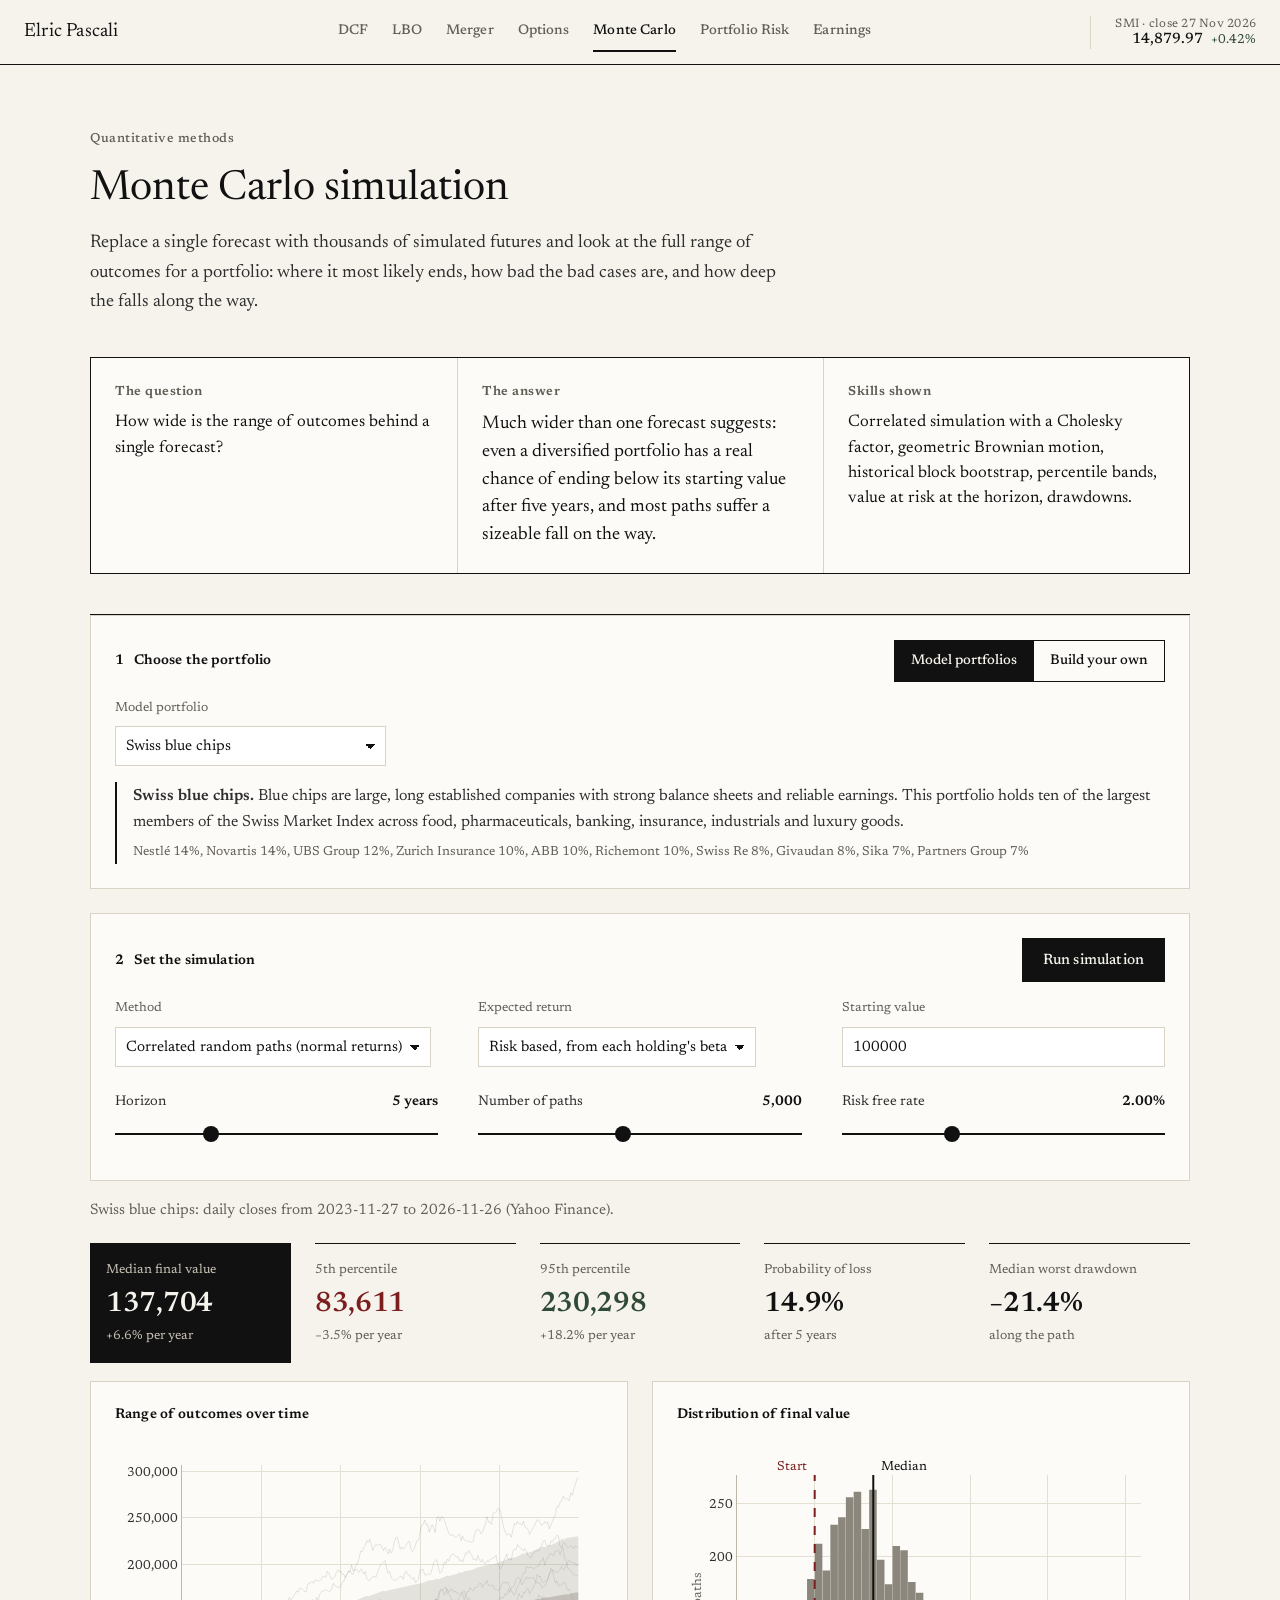
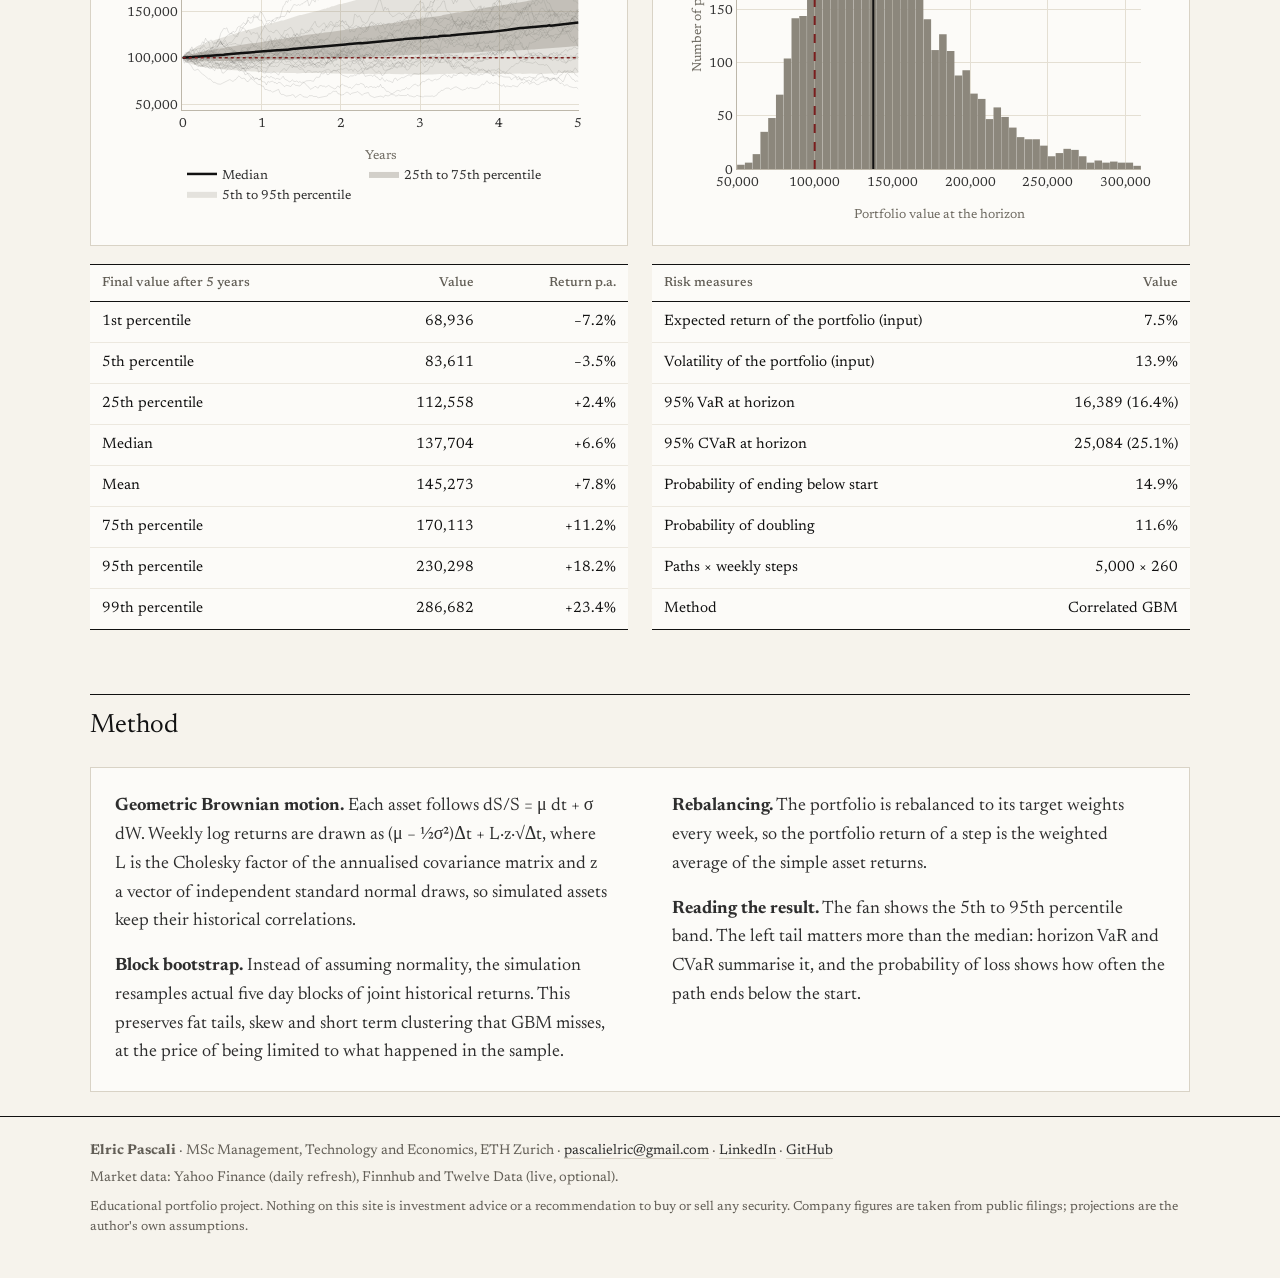
<file: monte-carlo.html>
<!DOCTYPE html>
<html lang="en">
<head>
<title>Monte Carlo simulation · Elric Pascali</title>
<meta charset="utf-8">
<meta name="viewport" content="width=device-width, initial-scale=1">
<meta property="og:type" content="website">
<meta property="og:title" content="Monte Carlo simulation · Elric Pascali">
<meta property="og:description" content="How wide is the range of outcomes behind a single forecast? A correlated simulation of thousands of portfolio paths shows the spread of final values, the chance of a loss and the drawdowns along the way.">
<meta property="og:image" content="https://pascalielric.github.io/financelab/img/og.png">
<meta name="twitter:card" content="summary_large_image">
<meta name="description" content="How wide is the range of outcomes behind a single forecast? A correlated simulation of thousands of portfolio paths shows the spread of final values, the chance of a loss and the drawdowns along the way.">
<link rel="icon" href="img/favicon.svg" type="image/svg+xml">
<link rel="preload" href="fonts/newsreader-latin-opsz-normal.woff2" as="font" type="font/woff2" crossorigin>
<link rel="stylesheet" href="css/style.css?v=202611202145">
<script src="vendor/plotly.min.js?v=202611202145"></script>
<script src="js/config.js?v=202611202145"></script><script src="js/ui.js?v=202611202145"></script><script src="js/api.js?v=202611202145"></script>
<script src="js/engine/risk.js?v=202611202145"></script><script src="js/portfolio-kit.js?v=202611202145"></script>
</head>
<body>
<main class="wrap">
  <div class="page-head">
    <div class="eyebrow">Quantitative methods</div>
    <h1>Monte Carlo simulation</h1>
    <p class="lead">Replace a single forecast with thousands of simulated futures and look at the full range of outcomes for a portfolio: where it most likely ends, how bad the bad cases are, and how deep the falls along the way.</p>
    <div class="summary" aria-label="Summary">
      <div><div class="k">The question</div><div class="v">How wide is the range of outcomes behind a single forecast?</div></div>
      <div><div class="k">The answer</div><div class="v answer">Much wider than one forecast suggests: even a diversified portfolio has a real chance of ending below its starting value after five years, and most paths suffer a sizeable fall on the way.</div></div>
      <div><div class="k">Skills shown</div><div class="v">Correlated simulation with a Cholesky factor, geometric Brownian motion, historical block bootstrap, percentile bands, value at risk at the horizon, drawdowns.</div></div>
    </div>
  </div>

  <section id="t_port">
    <div class="card">
      <div class="card-head"><h3>1 &nbsp; Choose the portfolio</h3><div class="seg" id="pMode"><button data-m="model" class="on">Model portfolios</button><button data-m="own">Build your own</button></div></div>
      <div id="modelBox">
        <div class="controls c3"><div class="ctl"><span class="field-label">Model portfolio</span><select id="pSel"></select></div></div>
        <div class="preset-desc" id="pDesc"></div>
      </div>
      <div id="ownBox" class="hidden">
        <div class="controls c3" style="margin-bottom:18px">
          <div class="ctl"><span class="field-label">Start from</span><select id="ownFrom"></select></div>
          <div class="ctl"><span class="field-label">Benchmark for beta</span><select id="ownBench"><option value="URTH">MSCI World (URTH)</option><option value="SPY">S&amp;P 500 (SPY)</option><option value="^SSMI">Swiss Market Index</option><option value="VT">Global equities (VT)</option></select></div>
          <div class="ctl" style="align-self:end"><button class="btn ghost small" id="ownCopy">Copy holdings</button></div>
        </div>
        <div id="ownEditor"></div>
        <p class="note" style="margin-top:12px">Type a ticker or company name and pick from the list. Your portfolio is kept in this browser.</p>
      </div>
    </div>
    <div class="card" style="margin-top:24px">
      <div class="card-head"><h3>2 &nbsp; Set the simulation</h3><button class="btn" id="runP">Run simulation</button></div>
      <div class="controls c3">
        <div class="ctl"><span class="field-label">Method</span><select id="method"><option value="gbm">Correlated random paths (normal returns)</option><option value="boot">Historical bootstrap (real return blocks)</option></select></div>
        <div class="ctl"><span class="field-label">Expected return</span><select id="drift"><option value="capm">Risk based, from each holding's beta</option><option value="hist">Historical average</option></select></div>
        <div class="ctl"><span class="field-label">Starting value</span><input type="number" id="v0" value="100000" step="10000"></div>
        <div class="ctl"><label><span>Horizon</span><output id="o_yrs"></output></label><input type="range" id="yrs" min="1" max="15" step="1" value="5"></div>
        <div class="ctl"><label><span>Number of paths</span><output id="o_n"></output></label><input type="range" id="n" min="1000" max="10000" step="1000" value="5000"></div>
        <div class="ctl"><label><span>Risk free rate</span><output id="o_rf"></output></label><input type="range" id="rf" min="0" max="0.06" step="0.0025" value="0.02"></div>
      </div>
      <div id="pStatus" class="status hidden" style="margin-top:12px"></div>
    </div>
    <div id="pRes" class="hidden">
      <div id="pDemo"></div>
      <div class="grid g5" id="pKpis" style="margin-top:20px"></div>
      <div class="grid g2" style="margin-top:18px">
        <div class="card"><h3>Range of outcomes over time</h3><div id="chFan" class="chart" style="min-height:380px"></div></div>
        <div class="card"><h3>Distribution of final value</h3><div id="chTerm" class="chart" style="min-height:380px"></div></div>
      </div>
      <div class="grid g2" style="margin-top:18px"><div id="pTable"></div><div id="pTable2"></div></div>
    </div>
    <h2>Method</h2>
    <div class="card method">
      <p><strong>Geometric Brownian motion.</strong> Each asset follows dS/S = μ dt + σ dW. Weekly log returns are drawn as (μ − ½σ²)Δt + L·z·√Δt, where L is the Cholesky factor of the annualised covariance matrix and z a vector of independent standard normal draws, so simulated assets keep their historical correlations.</p>
      <p><strong>Block bootstrap.</strong> Instead of assuming normality, the simulation resamples actual five day blocks of joint historical returns. This preserves fat tails, skew and short term clustering that GBM misses, at the price of being limited to what happened in the sample.</p>
      <p><strong>Rebalancing.</strong> The portfolio is rebalanced to its target weights every week, so the portfolio return of a step is the weighted average of the simple asset returns.</p>
      <p><strong>Reading the result.</strong> The fan shows the 5th to 95th percentile band. The left tail matters more than the median: horizon VaR and CVaR summarise it, and the probability of loss shows how often the path ends below the start.</p>
    </div>
  </section>

</main>
<script src="js/pages/montecarlo.js?v=202611202145"></script>
</body>
</html>
</file>
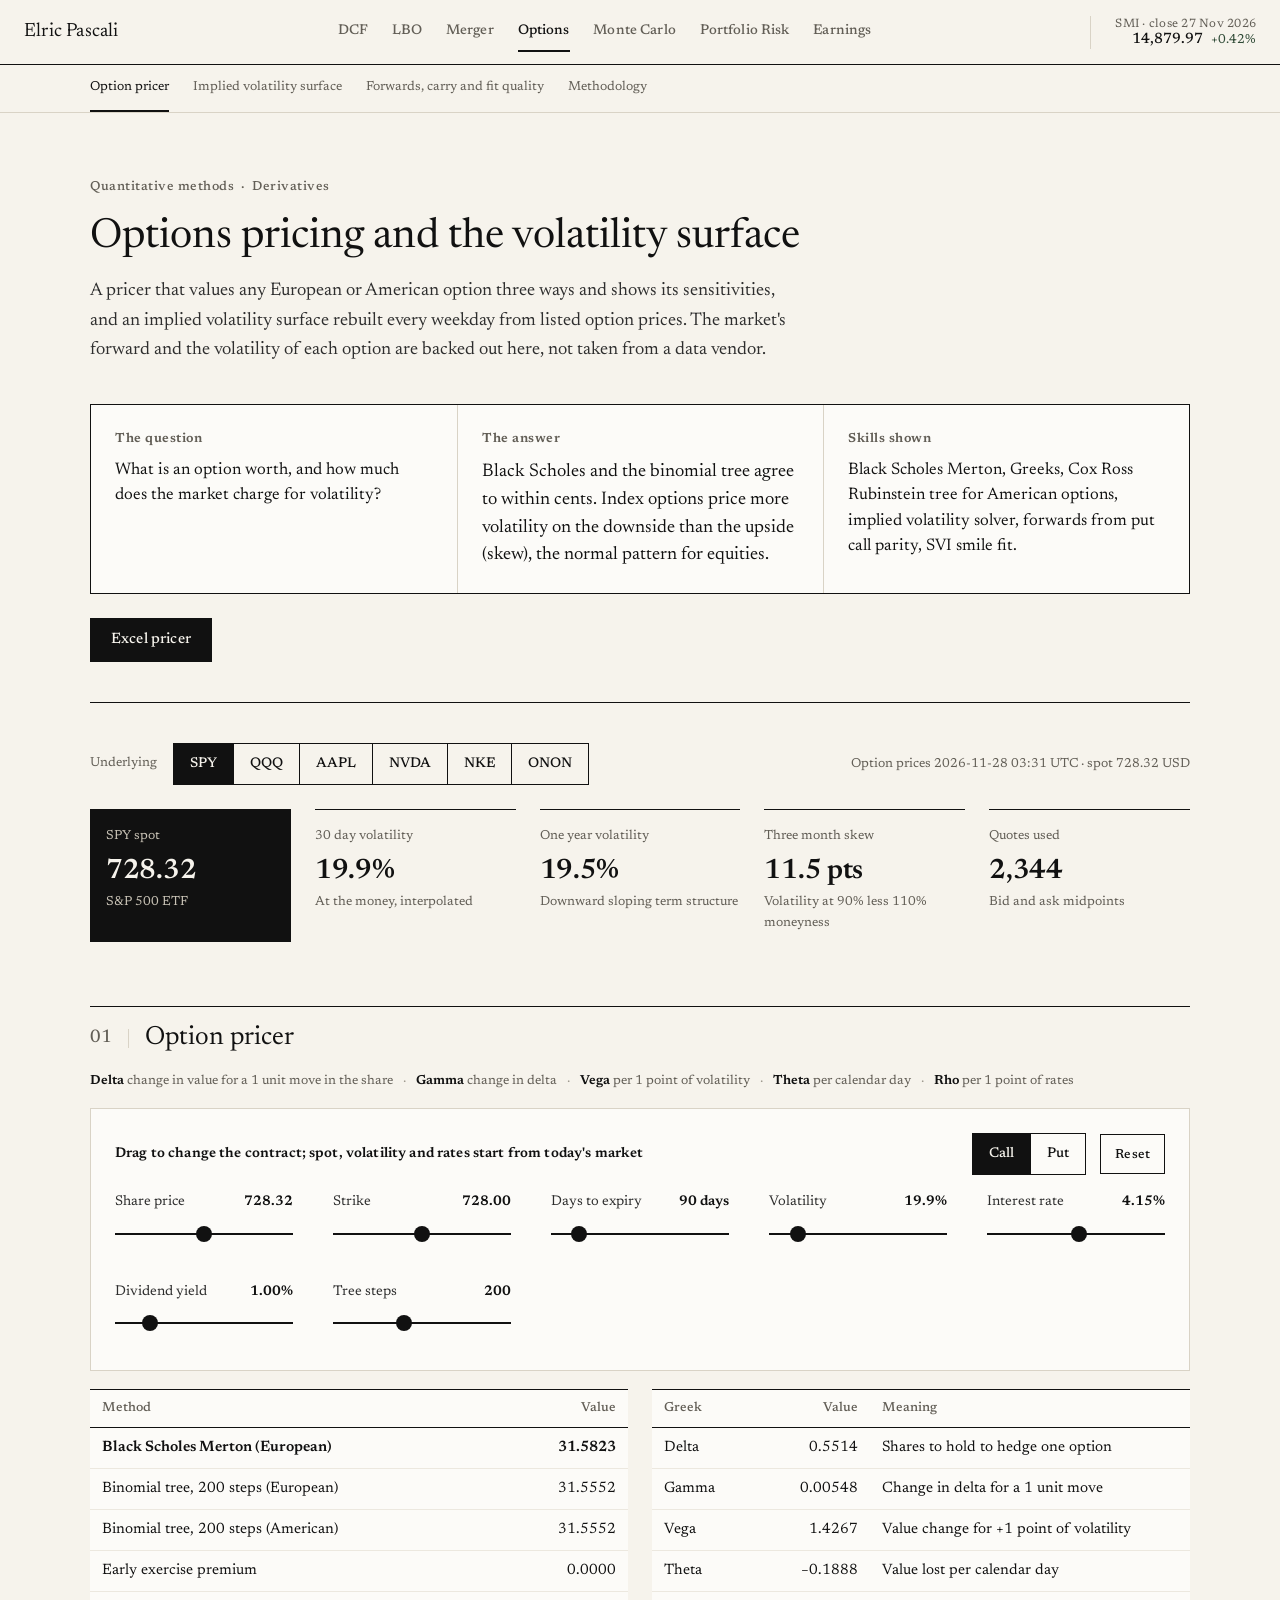
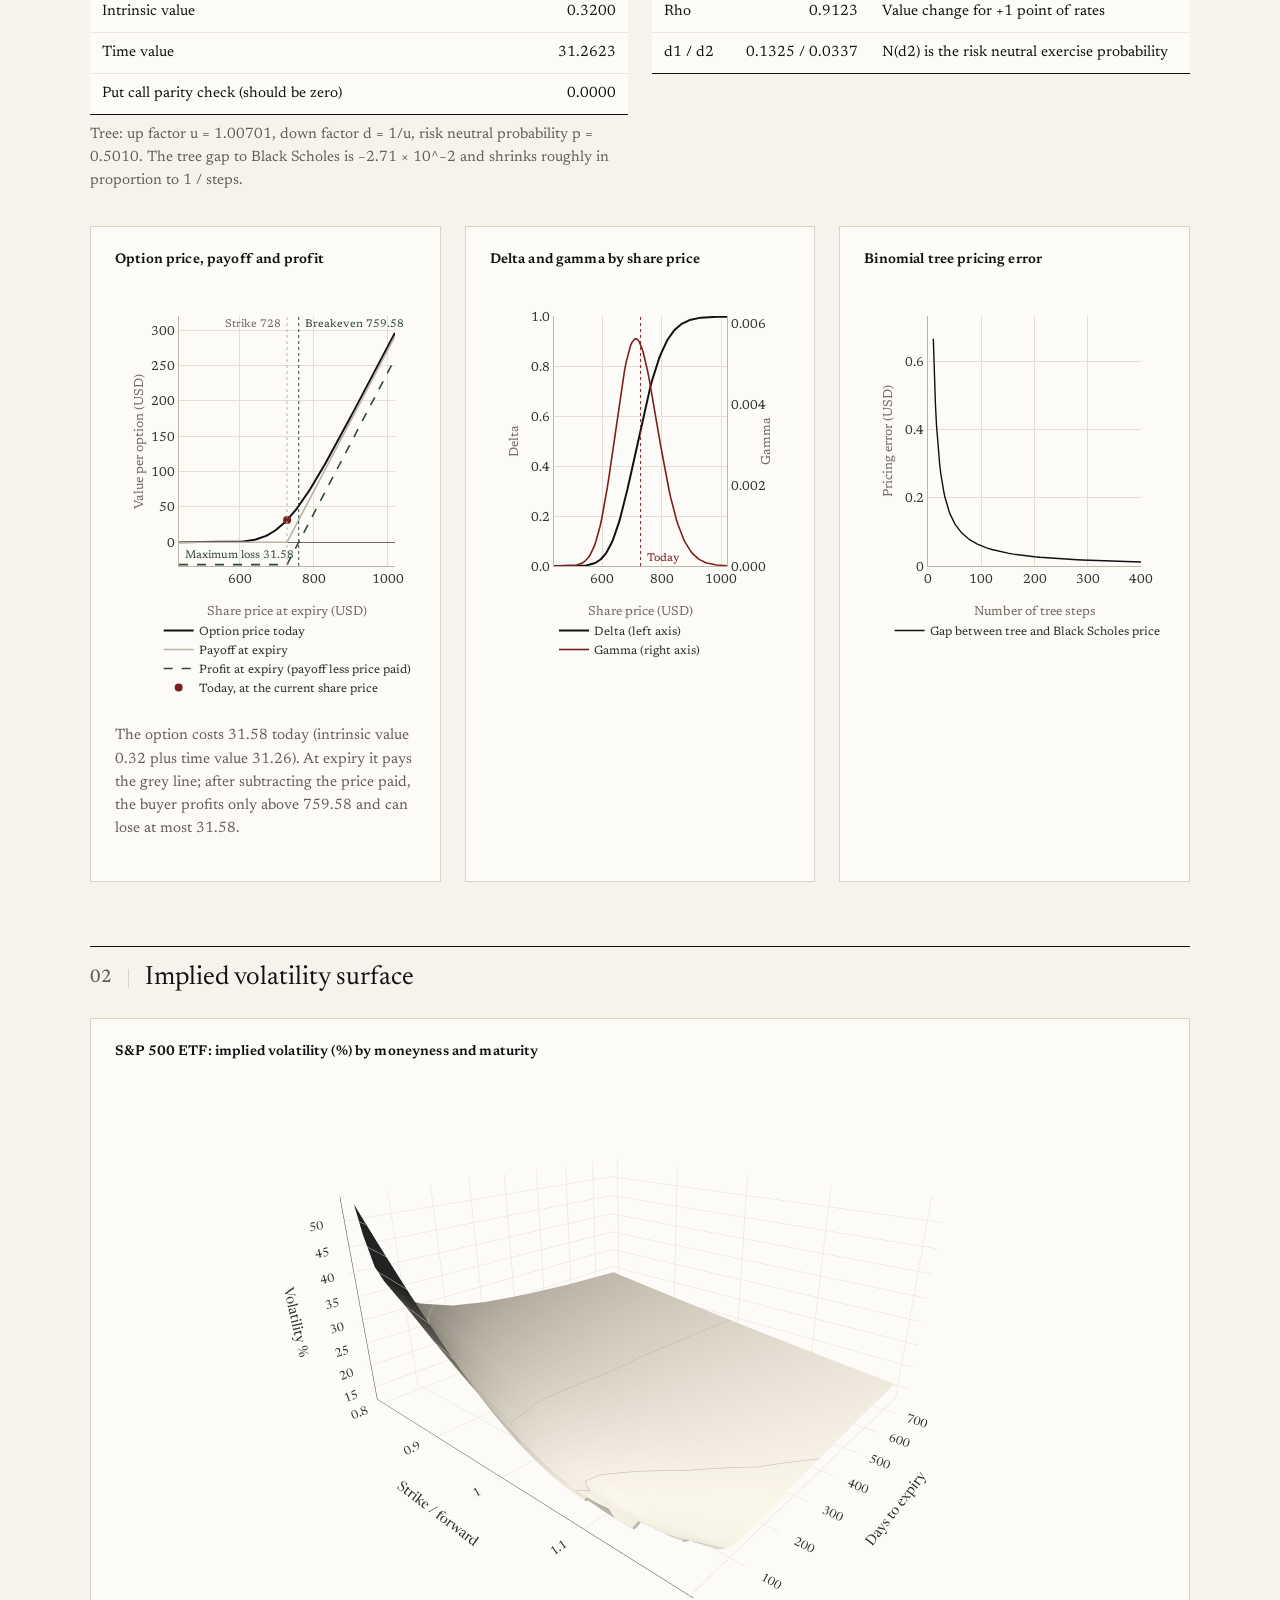
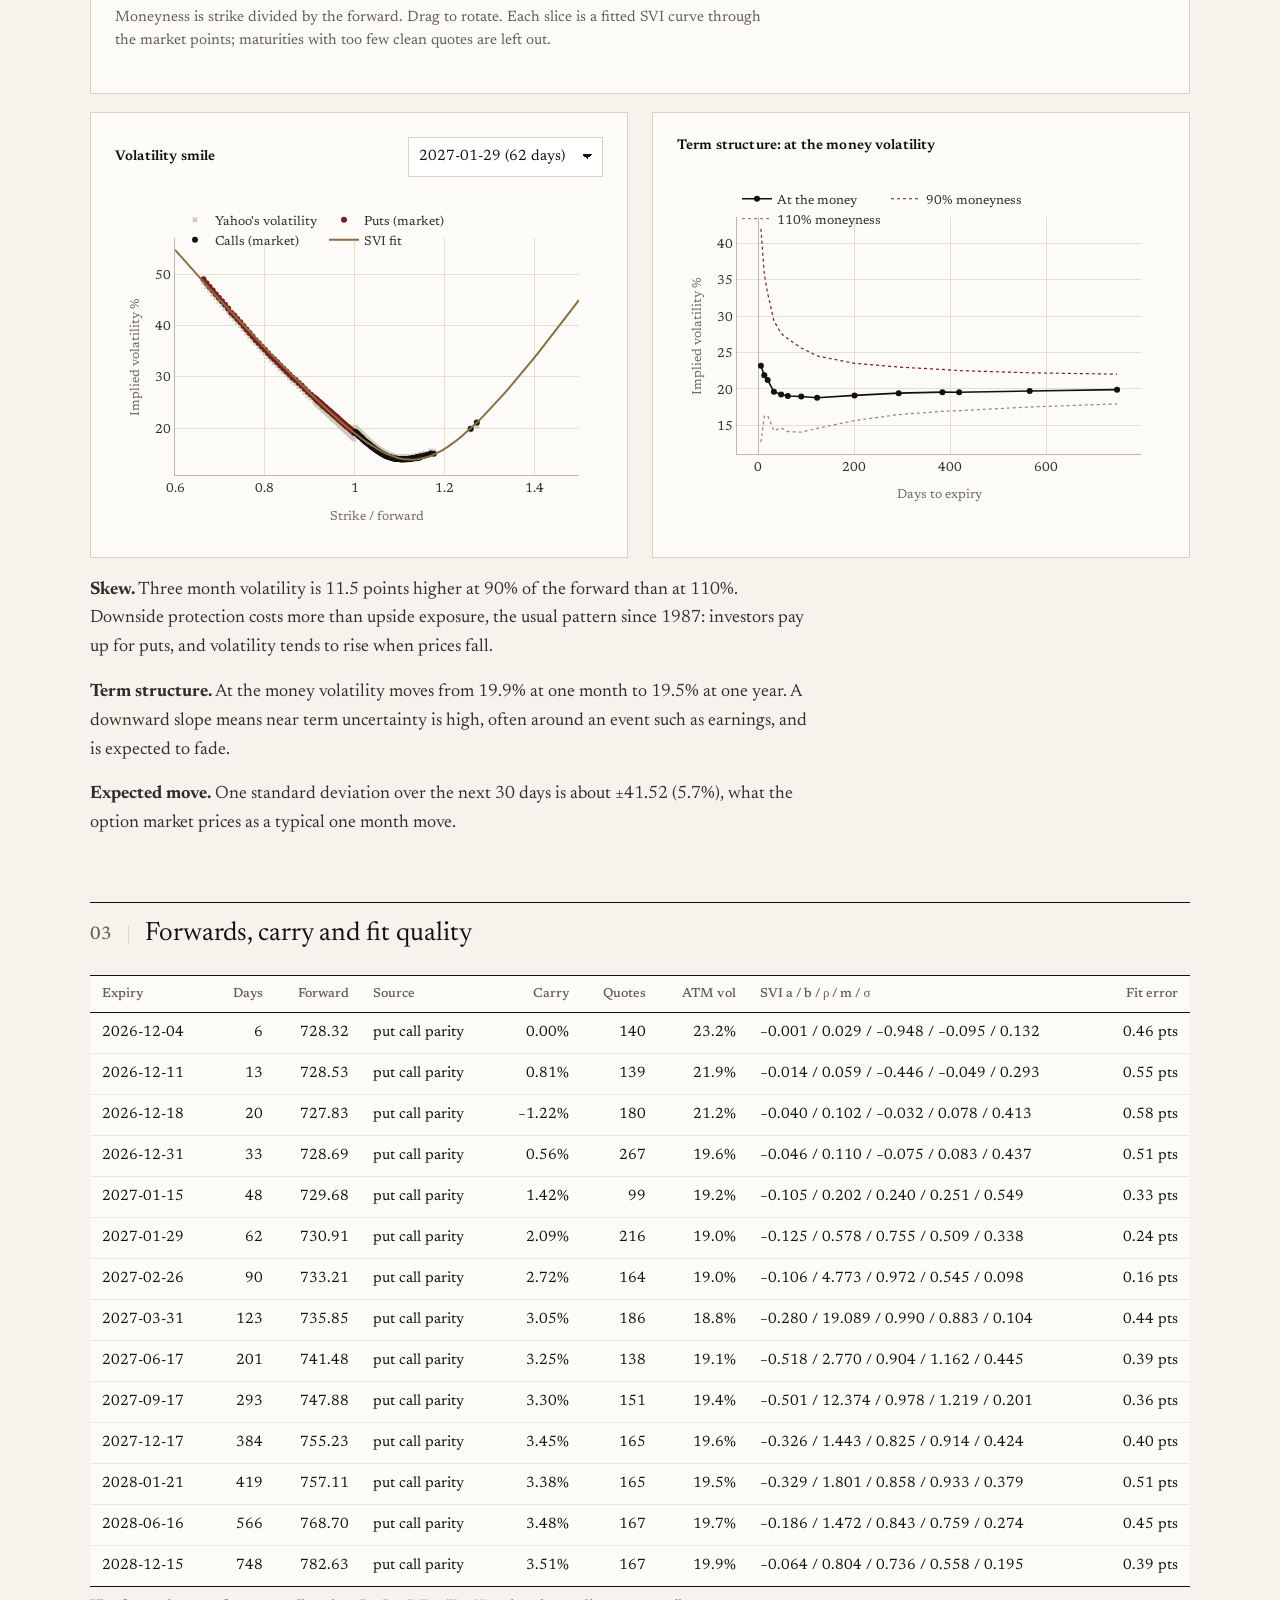
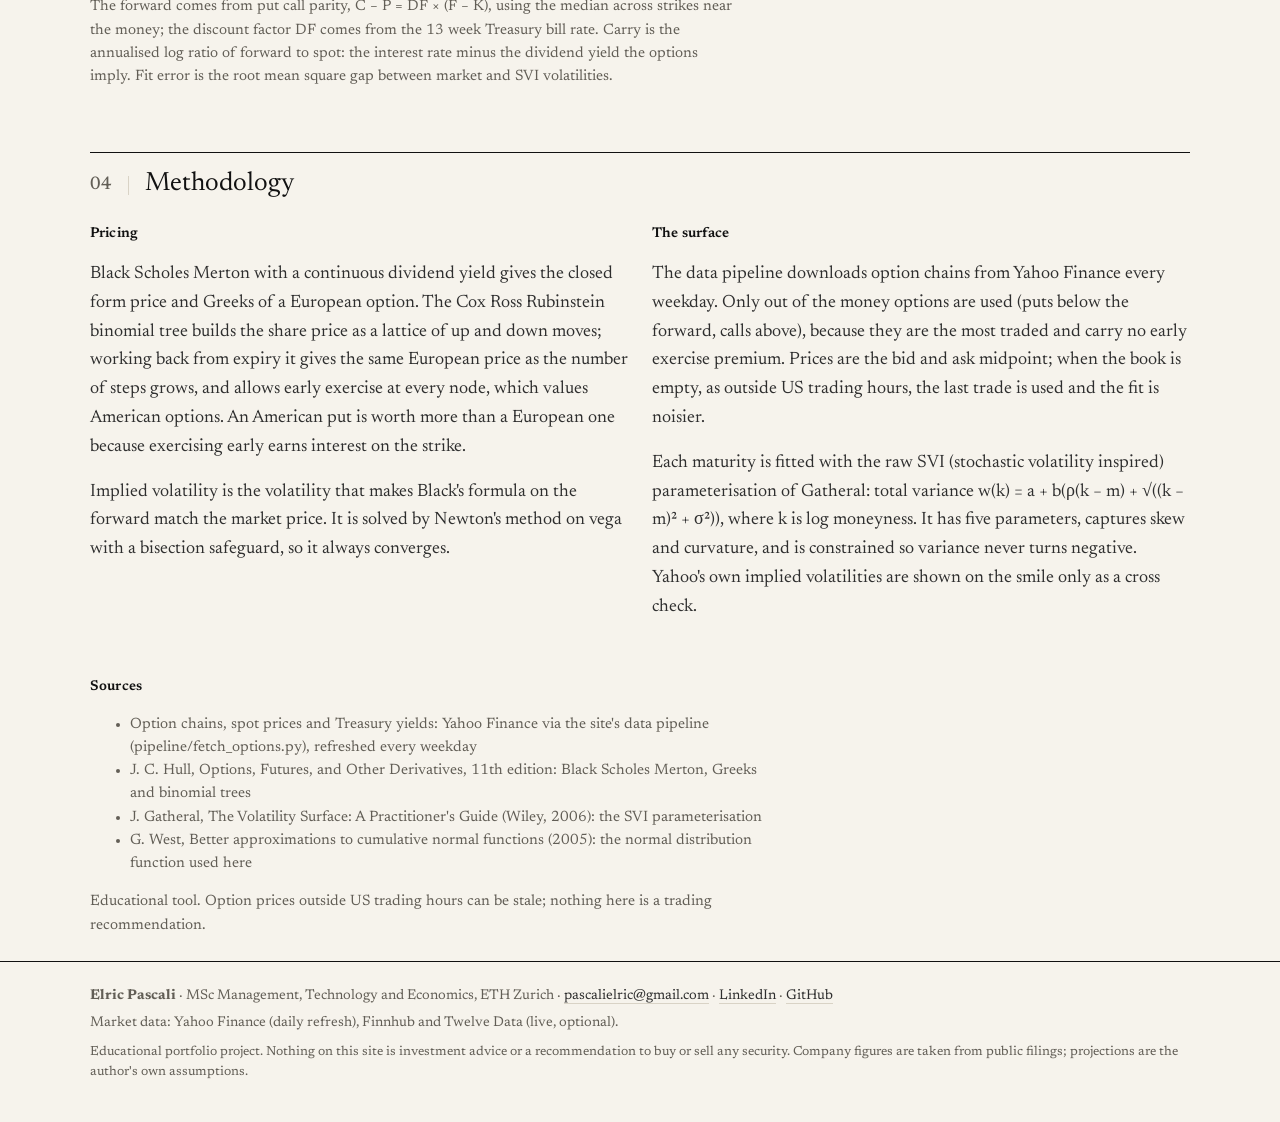
<file: options.html>
<!DOCTYPE html>
<html lang="en">
<head>
<title>Options and volatility surface · Elric Pascali</title>
<meta charset="utf-8">
<meta name="viewport" content="width=device-width, initial-scale=1">
<meta property="og:type" content="website">
<meta property="og:title" content="Options and volatility surface · Elric Pascali">
<meta property="og:description" content="What is an option worth, and how much does the market charge for volatility? Black Scholes and the binomial tree agree to within cents. Index options price more volatility on the downside than the upside (skew), the normal pattern for equities.">
<meta property="og:image" content="https://pascalielric.github.io/financelab/img/og.png">
<meta name="twitter:card" content="summary_large_image">
<meta name="description" content="What is an option worth, and how much does the market charge for volatility? Black Scholes and the binomial tree agree to within cents. Index options price more volatility on the downside than the upside (skew), the normal pattern for equities.">
<link rel="icon" href="img/favicon.svg" type="image/svg+xml">
<link rel="preload" href="fonts/newsreader-latin-opsz-normal.woff2" as="font" type="font/woff2" crossorigin>
<link rel="stylesheet" href="css/style.css?v=202611202145">
<script src="vendor/plotly.min.js?v=202611202145"></script>
<script src="js/config.js?v=202611202145"></script><script src="js/ui.js?v=202611202145"></script><script src="js/api.js?v=202611202145"></script>
<script src="js/engine/options.js?v=202611202145"></script>
</head>
<body>
<main class="wrap">
  <div class="page-head">
    <div class="eyebrow">Quantitative methods &nbsp;&middot;&nbsp; Derivatives</div>
    <h1>Options pricing and the volatility surface</h1>
    <p class="lead">A pricer that values any European or American option three ways and shows its sensitivities, and an implied volatility surface rebuilt every weekday from listed option prices. The market's forward and the volatility of each option are backed out here, not taken from a data vendor.</p>
    <div class="summary" aria-label="Summary">
      <div><div class="k">The question</div><div class="v">What is an option worth, and how much does the market charge for volatility?</div></div>
      <div><div class="k">The answer</div><div class="v answer">Black Scholes and the binomial tree agree to within cents. Index options price more volatility on the downside than the upside (skew), the normal pattern for equities.</div></div>
      <div><div class="k">Skills shown</div><div class="v">Black Scholes Merton, Greeks, Cox Ross Rubinstein tree for American options, implied volatility solver, forwards from put call parity, SVI smile fit.</div></div>
    </div>
    <div class="downloads">
      <a class="btn" href="downloads/Options_Pricer.xlsx">Excel pricer</a>
    </div>
  </div>

  <div class="toolbar">
    <div class="group"><span>Underlying</span><div class="seg" id="und"></div></div>
    <div class="group"><span id="asOf" class="note"></span></div>
  </div>
  <div class="grid g5" id="kpis"></div>

  <h2><span class="section-num">01</span>Option pricer</h2>
  <div class="legend-line"><b>Delta</b> change in value for a 1 unit move in the share<span class="sep">&middot;</span><b>Gamma</b> change in delta<span class="sep">&middot;</span><b>Vega</b> per 1 point of volatility<span class="sep">&middot;</span><b>Theta</b> per calendar day<span class="sep">&middot;</span><b>Rho</b> per 1 point of rates</div>
  <div class="card">
    <div class="card-head"><h3>Drag to change the contract; spot, volatility and rates start from today's market</h3>
      <div class="row" style="gap:14px"><div class="seg" id="otype"><button data-t="call" class="on">Call</button><button data-t="put">Put</button></div><button class="btn ghost small" id="reset">Reset</button></div></div>
    <div class="controls c5" id="controls"></div>
  </div>
  <div class="grid g2" style="margin-top:18px">
    <div><div id="priceTable"></div><p class="note" id="priceNote"></p></div>
    <div><div id="greekTable"></div></div>
  </div>
  <div class="grid g3" style="margin-top:18px">
    <div class="card"><h3>Option price, payoff and profit</h3><div id="chValue" class="chart"></div><p class="note" id="valueNote"></p></div>
    <div class="card"><h3>Delta and gamma by share price</h3><div id="chGreeks" class="chart"></div></div>
    <div class="card"><h3>Binomial tree pricing error</h3><div id="chConv" class="chart"></div></div>
  </div>

  <h2><span class="section-num">02</span>Implied volatility surface</h2>
  <div class="card"><h3 id="surfTitle">Implied volatility by moneyness and maturity</h3><div id="chSurface" style="height:520px"></div><p class="note">Moneyness is strike divided by the forward. Drag to rotate. Each slice is a fitted SVI curve through the market points; maturities with too few clean quotes are left out.</p></div>
  <div class="grid g2" style="margin-top:18px">
    <div class="card"><div class="card-head"><h3>Volatility smile</h3><select id="expSel" class="small"></select></div><div id="chSmile" class="chart"></div></div>
    <div class="card"><h3>Term structure: at the money volatility</h3><div id="chTerm" class="chart"></div></div>
  </div>
  <div class="justify" id="readText" style="margin-top:18px"></div>

  <h2><span class="section-num">03</span>Forwards, carry and fit quality</h2>
  <div id="sliceTable"></div>
  <p class="note">The forward comes from put call parity, C − P = DF × (F − K), using the median across strikes near the money; the discount factor DF comes from the 13 week Treasury bill rate. Carry is the annualised log ratio of forward to spot: the interest rate minus the dividend yield the options imply. Fit error is the root mean square gap between market and SVI volatilities.</p>

  <h2><span class="section-num">04</span>Methodology</h2>
  <div class="grid g2 justify">
    <div><h3>Pricing</h3>
      <p>Black Scholes Merton with a continuous dividend yield gives the closed form price and Greeks of a European option. The Cox Ross Rubinstein binomial tree builds the share price as a lattice of up and down moves; working back from expiry it gives the same European price as the number of steps grows, and allows early exercise at every node, which values American options. An American put is worth more than a European one because exercising early earns interest on the strike.</p>
      <p>Implied volatility is the volatility that makes Black's formula on the forward match the market price. It is solved by Newton's method on vega with a bisection safeguard, so it always converges.</p></div>
    <div><h3>The surface</h3>
      <p>The data pipeline downloads option chains from Yahoo Finance every weekday. Only out of the money options are used (puts below the forward, calls above), because they are the most traded and carry no early exercise premium. Prices are the bid and ask midpoint; when the book is empty, as outside US trading hours, the last trade is used and the fit is noisier.</p>
      <p>Each maturity is fitted with the raw SVI (stochastic volatility inspired) parameterisation of Gatheral: total variance w(k) = a + b(ρ(k − m) + √((k − m)² + σ²)), where k is log moneyness. It has five parameters, captures skew and curvature, and is constrained so variance never turns negative. Yahoo's own implied volatilities are shown on the smile only as a cross check.</p></div>
  </div>
  <h3 class="sources-head">Sources</h3>
  <ul class="note">
    <li>Option chains, spot prices and Treasury yields: Yahoo Finance via the site's data pipeline (pipeline/fetch_options.py), refreshed every weekday</li>
    <li>J. C. Hull, Options, Futures, and Other Derivatives, 11th edition: Black Scholes Merton, Greeks and binomial trees</li>
    <li>J. Gatheral, The Volatility Surface: A Practitioner's Guide (Wiley, 2006): the SVI parameterisation</li>
    <li>G. West, Better approximations to cumulative normal functions (2005): the normal distribution function used here</li>
  </ul>
  <p class="note">Educational tool. Option prices outside US trading hours can be stale; nothing here is a trading recommendation.</p>
</main>
<script src="js/pages/options.js?v=202611202145"></script>
</body>
</html>
</file>
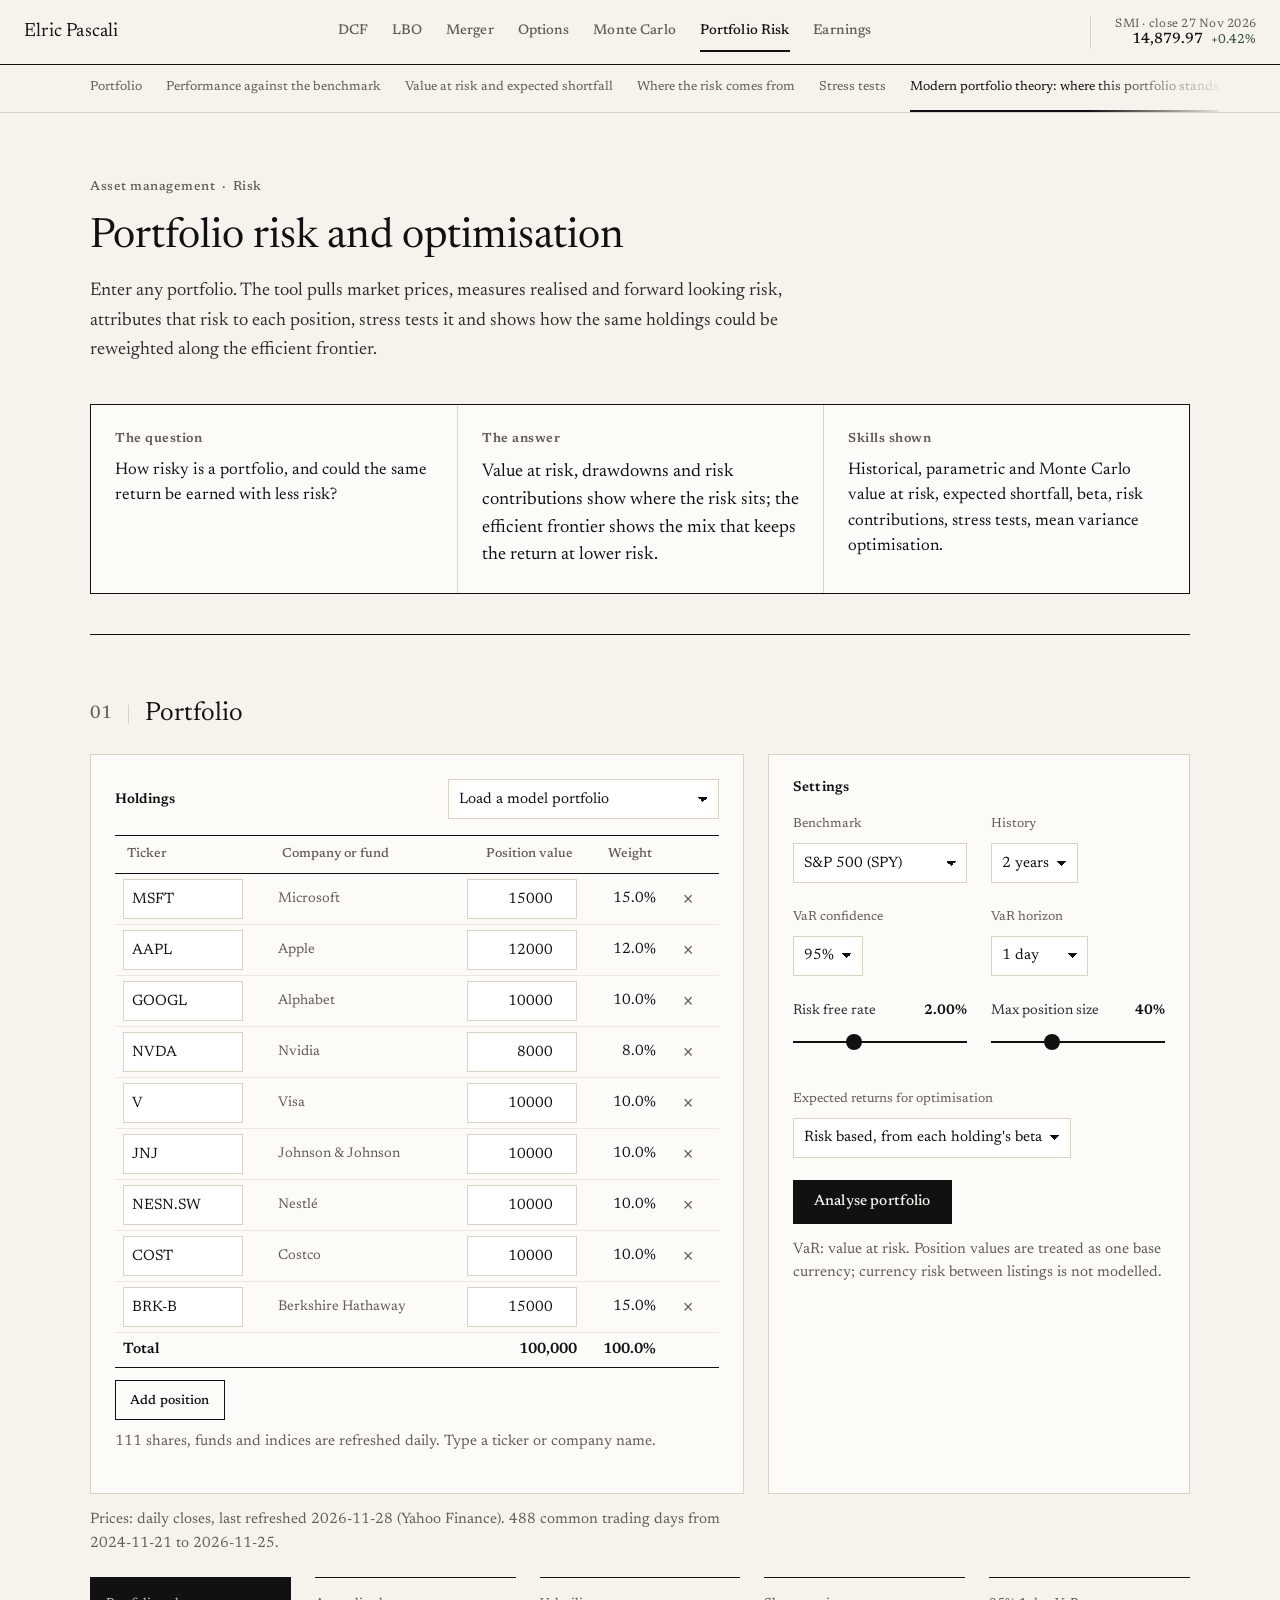
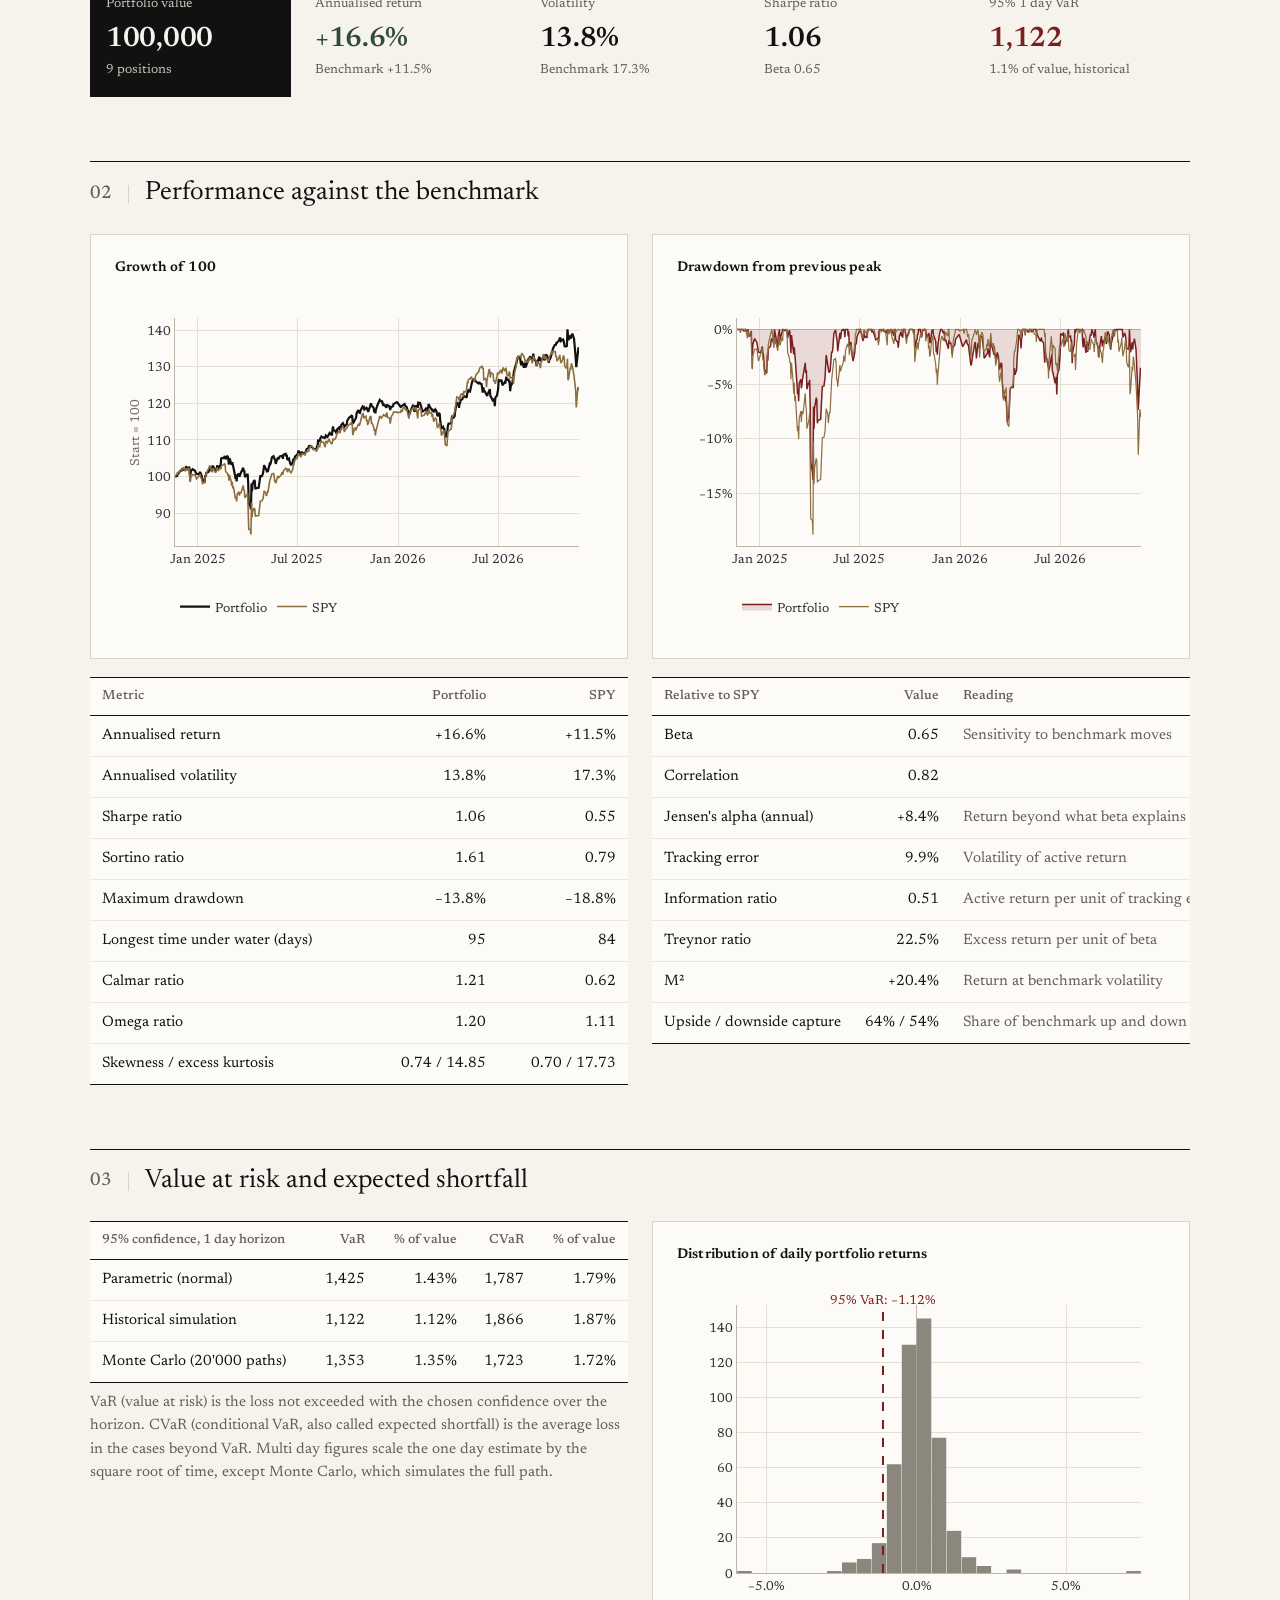
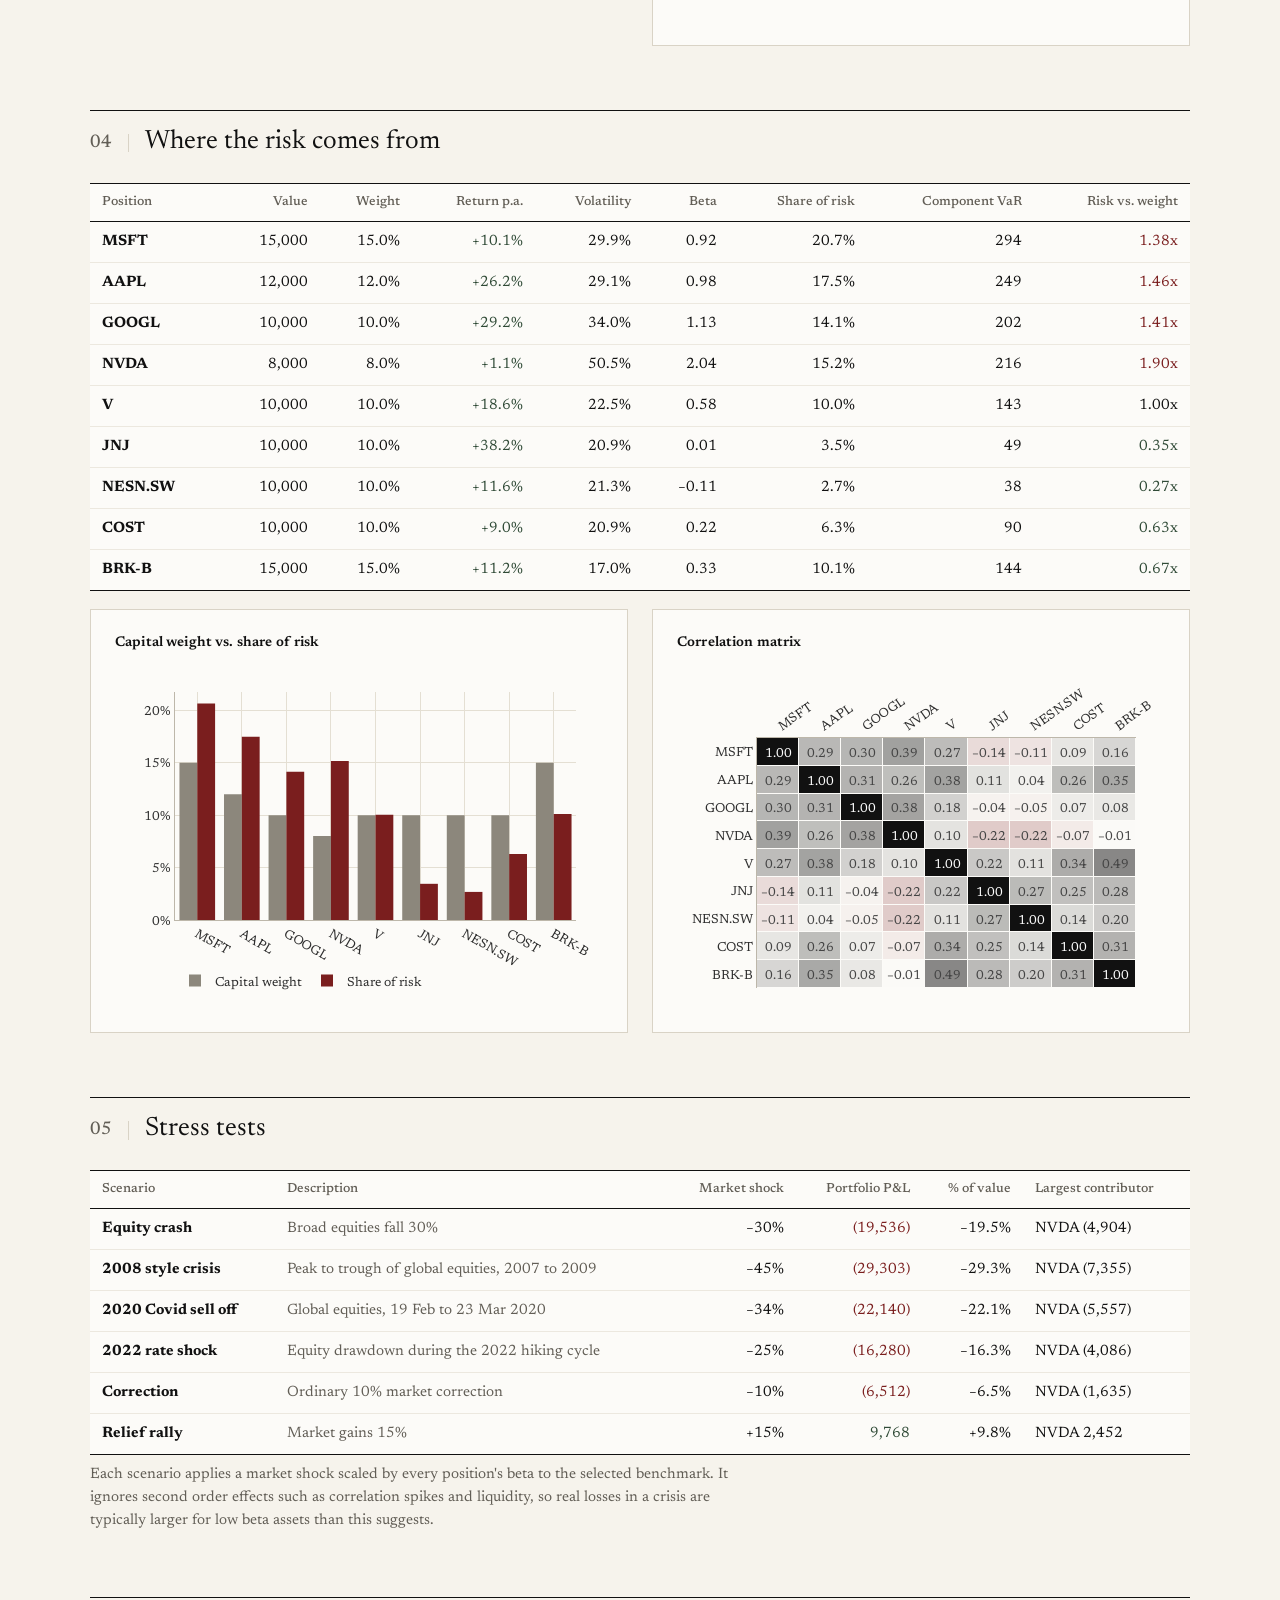
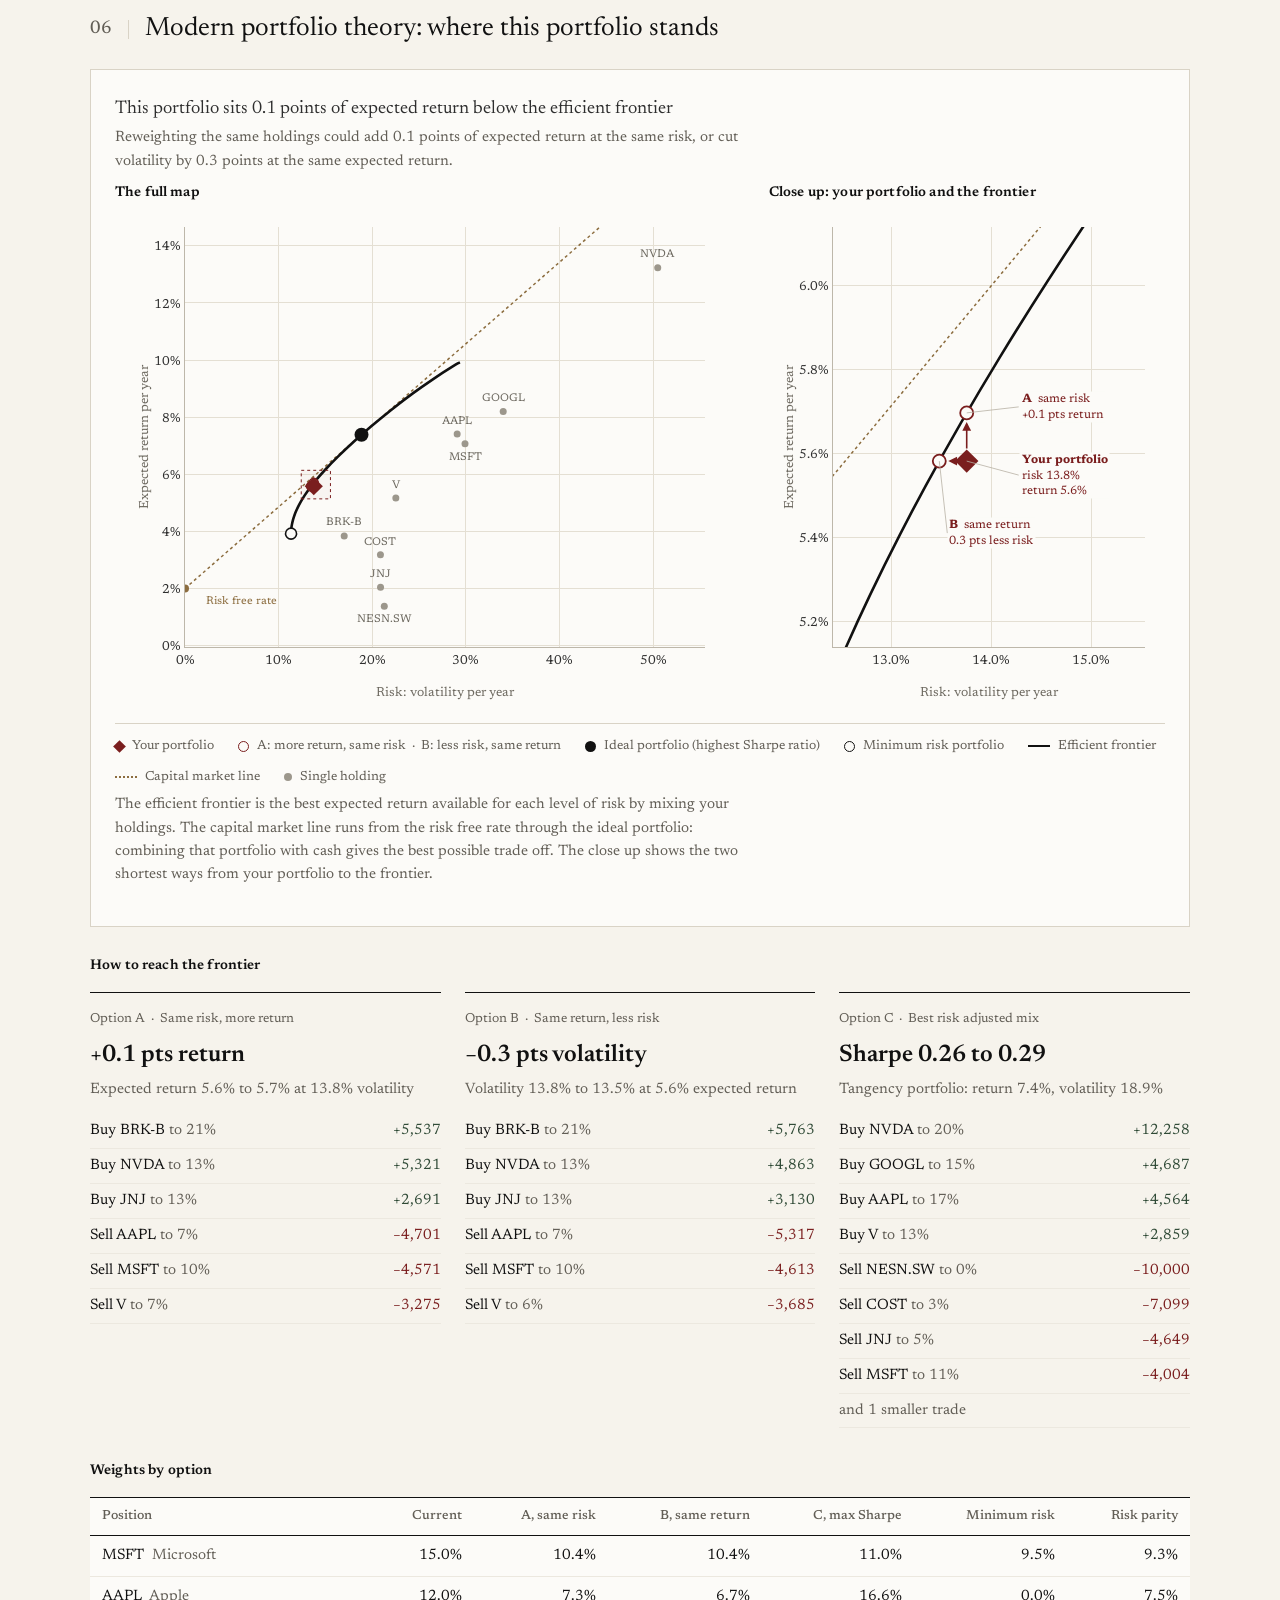
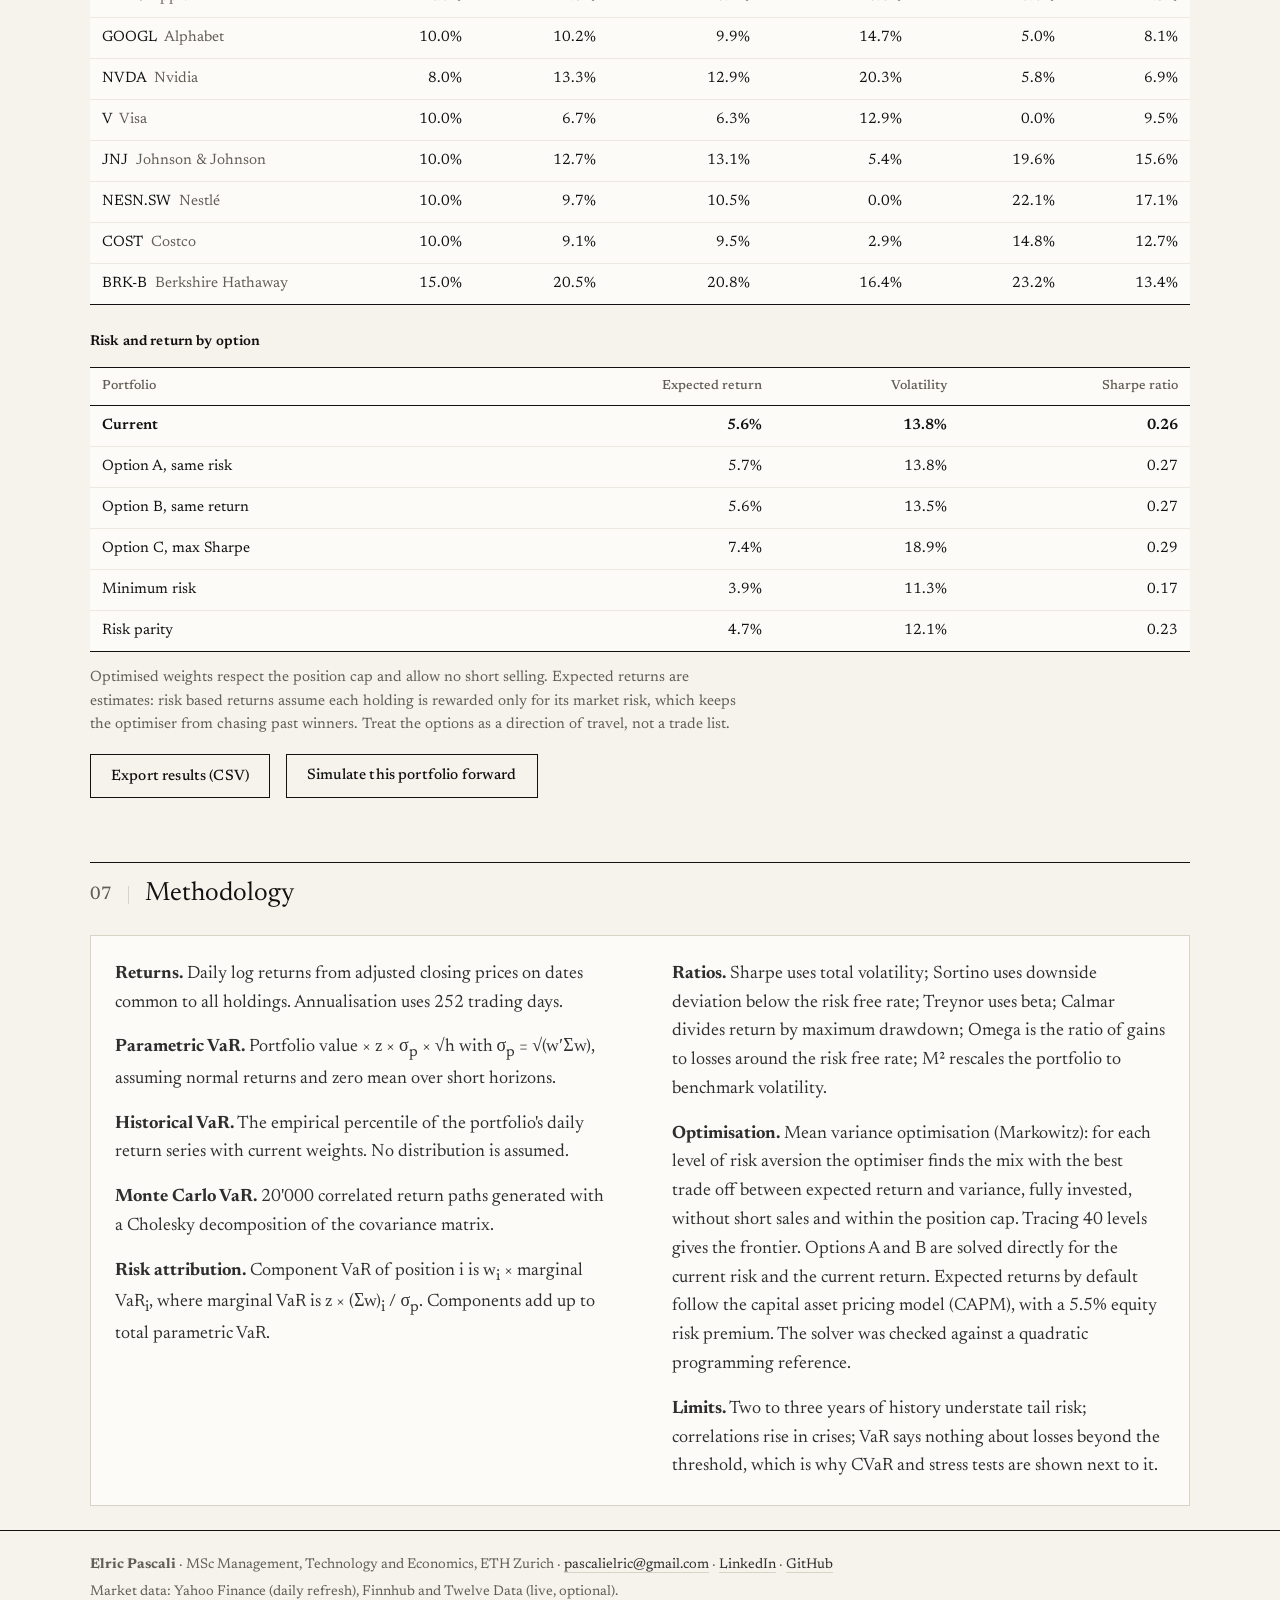
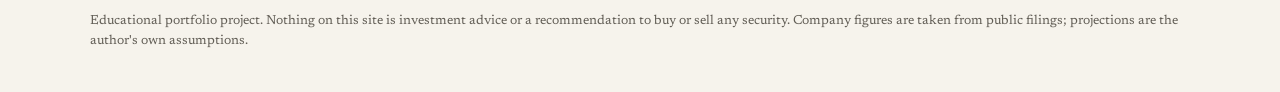
<file: portfolio.html>
<!DOCTYPE html>
<html lang="en">
<head>
<title>Portfolio risk and optimisation · Elric Pascali</title>
<meta charset="utf-8">
<meta name="viewport" content="width=device-width, initial-scale=1">
<meta property="og:type" content="website">
<meta property="og:title" content="Portfolio risk and optimisation · Elric Pascali">
<meta property="og:description" content="How risky is a portfolio, and could the same return be earned with less risk? Value at risk, drawdowns and risk contributions show where the risk sits; the efficient frontier shows the mix that keeps the return at lower risk.">
<meta property="og:image" content="https://pascalielric.github.io/financelab/img/og.png">
<meta name="twitter:card" content="summary_large_image">
<meta name="description" content="How risky is a portfolio, and could the same return be earned with less risk? Value at risk, drawdowns and risk contributions show where the risk sits; the efficient frontier shows the mix that keeps the return at lower risk.">
<link rel="icon" href="img/favicon.svg" type="image/svg+xml">
<link rel="preload" href="fonts/newsreader-latin-opsz-normal.woff2" as="font" type="font/woff2" crossorigin>
<link rel="stylesheet" href="css/style.css?v=202611202145">
<script src="vendor/plotly.min.js?v=202611202145"></script>
<script src="js/config.js?v=202611202145"></script><script src="js/ui.js?v=202611202145"></script><script src="js/api.js?v=202611202145"></script>
<script src="js/engine/risk.js?v=202611202145"></script><script src="js/portfolio-kit.js?v=202611202145"></script>
</head>
<body>
<main class="wrap">
  <div class="page-head">
    <div class="eyebrow">Asset management &nbsp;&middot;&nbsp; Risk</div>
    <h1>Portfolio risk and optimisation</h1>
    <p class="lead">Enter any portfolio. The tool pulls market prices, measures realised and forward looking risk, attributes that risk to each position, stress tests it and shows how the same holdings could be reweighted along the efficient frontier.</p>
    <div class="summary" aria-label="Summary">
      <div><div class="k">The question</div><div class="v">How risky is a portfolio, and could the same return be earned with less risk?</div></div>
      <div><div class="k">The answer</div><div class="v answer">Value at risk, drawdowns and risk contributions show where the risk sits; the efficient frontier shows the mix that keeps the return at lower risk.</div></div>
      <div><div class="k">Skills shown</div><div class="v">Historical, parametric and Monte Carlo value at risk, expected shortfall, beta, risk contributions, stress tests, mean variance optimisation.</div></div>
    </div>
  </div>

  <h2><span class="section-num">01</span>Portfolio</h2>
  <div class="grid pf-grid">
    <div class="card">
      <div class="card-head"><h3>Holdings</h3><select id="preset" style="width:auto;min-width:260px"></select></div>
      <div class="preset-desc hidden" id="presetDesc" style="margin:0 0 16px"></div>
      <div id="rows"></div>
      <p class="note" id="universe" style="margin-top:10px"></p>
    </div>
    <div class="card">
      <div class="card-head"><h3>Settings</h3></div>
      <div class="controls pf-settings">
        <div class="ctl"><span class="field-label">Benchmark</span><select id="bench"><option value="SPY">S&amp;P 500 (SPY)</option><option value="^SSMI">Swiss Market Index</option><option value="URTH">MSCI World (URTH)</option><option value="VT">Global equities (VT)</option></select></div>
        <div class="ctl"><span class="field-label">History</span><select id="lookback"><option value="252">1 year</option><option value="504" selected>2 years</option><option value="756">3 years</option></select></div>
        <div class="ctl"><span class="field-label">VaR confidence</span><select id="conf"><option value="0.95">95%</option><option value="0.99">99%</option></select></div>
        <div class="ctl"><span class="field-label">VaR horizon</span><select id="hor"><option value="1">1 day</option><option value="10">10 days</option><option value="21">1 month</option></select></div>
        <div class="ctl"><label><span>Risk free rate</span><output id="o_rf"></output></label><input type="range" id="rf" min="0" max="0.06" step="0.0025" value="0.02"></div>
        <div class="ctl"><label><span>Max position size</span><output id="o_cap"></output></label><input type="range" id="cap" min="0.1" max="1" step="0.05" value="0.4"></div>
        <div class="ctl" style="grid-column:1 / -1"><span class="field-label">Expected returns for optimisation</span><select id="muMode"><option value="capm">Risk based, from each holding's beta</option><option value="hist">Historical average</option></select></div>
      </div>
      <div class="row" style="margin-top:22px"><button class="btn" id="run">Analyse portfolio</button><span id="status" class="status hidden"></span></div>
      <p class="note" style="margin-top:14px">VaR: value at risk. Position values are treated as one base currency; currency risk between listings is not modelled.</p>
    </div>
  </div>

  <div id="results" class="hidden">
    <div id="demoNote"></div>
    <div class="grid g5" id="kpis" style="margin-top:22px"></div>

    <h2><span class="section-num">02</span>Performance against the benchmark</h2>
    <div class="grid g2">
      <div class="card"><h3>Growth of 100</h3><div id="chCum" class="chart"></div></div>
      <div class="card"><h3>Drawdown from previous peak</h3><div id="chDD" class="chart"></div></div>
    </div>
    <div class="grid g2" style="margin-top:18px"><div id="perfTable"></div><div id="perfTable2"></div></div>

    <h2><span class="section-num">03</span>Value at risk and expected shortfall</h2>
    <div class="grid g2">
      <div><div id="varTable"></div><p class="note">VaR (value at risk) is the loss not exceeded with the chosen confidence over the horizon. CVaR (conditional VaR, also called expected shortfall) is the average loss in the cases beyond VaR. Multi day figures scale the one day estimate by the square root of time, except Monte Carlo, which simulates the full path.</p></div>
      <div class="card"><h3>Distribution of daily portfolio returns</h3><div id="chHist" class="chart"></div></div>
    </div>

    <h2><span class="section-num">04</span>Where the risk comes from</h2>
    <div id="posTable"></div>
    <div class="grid g2" style="margin-top:18px">
      <div class="card"><h3>Capital weight vs. share of risk</h3><div id="chRC" class="chart"></div></div>
      <div class="card"><h3>Correlation matrix</h3><div id="chCorr" class="chart"></div></div>
    </div>

    <h2><span class="section-num">05</span>Stress tests</h2>
    <div id="stressTable"></div>
    <p class="note">Each scenario applies a market shock scaled by every position's beta to the selected benchmark. It ignores second order effects such as correlation spikes and liquidity, so real losses in a crisis are typically larger for low beta assets than this suggests.</p>

    <h2><span class="section-num">06</span>Modern portfolio theory: where this portfolio stands</h2>
    <div class="card">
      <p class="chart-title" id="efHead"></p>
      <p class="chart-sub" id="efSub"></p>
      <div class="ef-grid">
        <div><h3>The full map</h3><div id="chEF" class="chart" style="min-height:500px"></div></div>
        <div><h3>Close up: your portfolio and the frontier</h3><div id="chEFzoom" class="chart" style="min-height:500px"></div></div>
      </div>
      <div class="ef-key">
        <span><i class="k-port"></i>Your portfolio</span>
        <span><i class="k-opt"></i>A: more return, same risk &nbsp;&middot;&nbsp; B: less risk, same return</span>
        <span><i class="k-ideal"></i>Ideal portfolio (highest Sharpe ratio)</span>
        <span><i class="k-min"></i>Minimum risk portfolio</span>
        <span><i class="k-front"></i>Efficient frontier</span>
        <span><i class="k-cml"></i>Capital market line</span>
        <span><i class="k-asset"></i>Single holding</span>
      </div>
      <p class="note" style="margin-top:6px">The efficient frontier is the best expected return available for each level of risk by mixing your holdings. The capital market line runs from the risk free rate through the ideal portfolio: combining that portfolio with cash gives the best possible trade off. The close up shows the two shortest ways from your portfolio to the frontier.</p>
    </div>
    <h3 style="margin-top:30px">How to reach the frontier</h3>
    <div class="grid g3" id="suggest"></div>
    <h3 style="margin-top:34px">Weights by option</h3><div id="optTable"></div>
    <h3 style="margin-top:28px">Risk and return by option</h3><div id="optStats"></div>
    <p class="note" style="margin-top:14px">Optimised weights respect the position cap and allow no short selling. Expected returns are estimates: risk based returns assume each holding is rewarded only for its market risk, which keeps the optimiser from chasing past winners. Treat the options as a direction of travel, not a trade list.</p>
    <div class="row" style="margin-top:18px"><button class="btn ghost" id="csv">Export results (CSV)</button><a class="btn ghost" href="monte-carlo.html">Simulate this portfolio forward</a></div>
  </div>

  <h2><span class="section-num">07</span>Methodology</h2>
  <div class="card method">
    <p><strong>Returns.</strong> Daily log returns from adjusted closing prices on dates common to all holdings. Annualisation uses 252 trading days.</p>
    <p><strong>Parametric VaR.</strong> Portfolio value × z × σ<sub>p</sub> × √h with σ<sub>p</sub> = √(w′Σw), assuming normal returns and zero mean over short horizons.</p>
    <p><strong>Historical VaR.</strong> The empirical percentile of the portfolio's daily return series with current weights. No distribution is assumed.</p>
    <p><strong>Monte Carlo VaR.</strong> 20'000 correlated return paths generated with a Cholesky decomposition of the covariance matrix.</p>
    <p><strong>Risk attribution.</strong> Component VaR of position i is w<sub>i</sub> × marginal VaR<sub>i</sub>, where marginal VaR is z × (Σw)<sub>i</sub> / σ<sub>p</sub>. Components add up to total parametric VaR.</p>
    <p><strong>Ratios.</strong> Sharpe uses total volatility; Sortino uses downside deviation below the risk free rate; Treynor uses beta; Calmar divides return by maximum drawdown; Omega is the ratio of gains to losses around the risk free rate; M² rescales the portfolio to benchmark volatility.</p>
    <p><strong>Optimisation.</strong> Mean variance optimisation (Markowitz): for each level of risk aversion the optimiser finds the mix with the best trade off between expected return and variance, fully invested, without short sales and within the position cap. Tracing 40 levels gives the frontier. Options A and B are solved directly for the current risk and the current return. Expected returns by default follow the capital asset pricing model (CAPM), with a 5.5% equity risk premium. The solver was checked against a quadratic programming reference.</p>
    <p><strong>Limits.</strong> Two to three years of history understate tail risk; correlations rise in crises; VaR says nothing about losses beyond the threshold, which is why CVaR and stress tests are shown next to it.</p>
  </div>
</main>
<script src="js/pages/portfolio.js?v=202611202145"></script>
</body>
</html>
</file>
<file: css/style.css>
/* Elric Pascali: portfolio design system.
   Words in a screen serif (Newsreader), data, labels and buttons in Times New Roman (labels, axes, chart text),
   and one "card stock" moment in Cormorant SC for the name on the business card. Bone paper, black ink,
   hairline rules, square corners, no shadows. Colour is reserved for meaning: oxblood for clearly negative
   results, dark green for clearly positive ones. Spacing follows one scale: 8, 16, 24, 40, 64 pixels. */
@font-face { font-family: "Newsreader"; src: url("../fonts/newsreader-latin-opsz-normal.woff2") format("woff2"); font-weight: 200 800; font-style: normal; font-display: swap; }
@font-face { font-family: "Newsreader"; src: url("../fonts/newsreader-latin-opsz-italic.woff2") format("woff2"); font-weight: 200 800; font-style: italic; font-display: swap; }
@font-face { font-family: "Cormorant SC"; src: url("../fonts/cormorant-sc-latin-500-normal.woff2") format("woff2"); font-weight: 500; font-style: normal; font-display: swap; }

:root {
  --paper: #F6F3EC;
  --card: #FCFBF8;
  --ink: #111111;
  --fill: #111111;
  --ink-2: #2E2E2E;
  --muted: #625E56;
  --faint: #9C978C;
  --rule: #D9D3C6;
  --rule-2: #ECE8DF;
  --neg: #7A1E1E;
  --pos: #2F4A36;
  --brass: #8C6D3F;
  --serif: "Newsreader", Georgia, "Times New Roman", serif;
  --sans: "Newsreader", Georgia, "Times New Roman", serif;
  --card-face: "Cormorant SC", "Copperplate", "Times New Roman", serif;
  --s1: 8px; --s2: 16px; --s3: 24px; --s4: 40px; --s5: 64px;
  --label: 13px;
  --track: 0.04em;
}
* { box-sizing: border-box; }
html { scroll-behavior: smooth; -webkit-text-size-adjust: 100%; }
body { margin: 0; font-family: var(--serif); color: var(--ink); background: var(--paper); font-size: 18px; line-height: 1.6; font-variant-numeric: lining-nums; -webkit-font-smoothing: antialiased; font-optical-sizing: auto; overflow-x: hidden; }
a { color: var(--ink); text-decoration: none; border-bottom: 1px solid var(--rule); }
a:hover { border-bottom-color: var(--ink); }
:focus-visible { outline: 2px solid var(--ink); outline-offset: 3px; }
h1, h2, h3 { font-family: var(--serif); font-weight: 400; color: var(--ink); letter-spacing: 0; }
h1 { font-size: 2.6rem; line-height: 1.12; margin: 0 0 var(--s2); }
h2 { font-size: 1.65rem; margin: var(--s5) 0 var(--s3); padding-top: var(--s2); border-top: 1px solid var(--ink); display: flex; align-items: baseline; gap: var(--s2); line-height: 1.2; }
h3 { font-family: var(--sans); font-size: 14px; font-weight: 600; letter-spacing: 0.01em; color: var(--ink); margin: 0 0 var(--s2); line-height: 1.35; }
p { margin: var(--s1) 0 var(--s2); color: var(--ink-2); }
main p, main li { max-width: 72ch; }
.wrap { max-width: 1180px; margin: 0 auto; padding: 0 var(--s4); }
.num, td.n, th.n, .kpi .value, .facts b, .tile .v, .profile-strip .value, .project-card .result b { font-variant-numeric: lining-nums tabular-nums; }

/* Header */
.topbar { position: sticky; top: 0; z-index: 50; background: var(--paper); border-bottom: 1px solid var(--ink); }
.topbar-in { display: flex; align-items: center; height: 64px; padding: 0 var(--s3); gap: var(--s4); }
.brand { flex: 0 0 auto; border: none; color: var(--ink); line-height: 1; white-space: nowrap; font-family: var(--serif); font-size: 1.2rem; letter-spacing: 0.01em; }
.brand:hover { border: none; color: var(--muted); }
.nav { display: flex; gap: clamp(16px, calc((100vw - 900px) / 16), 44px); flex-wrap: nowrap; flex: 1; justify-content: center; white-space: nowrap; }
.nav a { color: var(--muted); font-family: var(--sans); font-size: 14px; font-weight: 500; letter-spacing: 0.01em; border: none; padding: 8px 0; border-bottom: 2px solid transparent; }
.nav a:hover { color: var(--ink); }
.nav a.active { color: var(--ink); border-bottom-color: var(--ink); }
.mkt { flex: 0 0 auto; display: flex; flex-direction: column; align-items: flex-end; gap: 2px; font-family: var(--sans); background: none; border: none; border-left: 1px solid var(--rule); padding: 2px 0 2px var(--s3); cursor: pointer; text-align: right; white-space: nowrap; }
.mkt-k { font-size: 12px; letter-spacing: 0.02em; color: var(--muted); }
.mkt-v { font-size: 15px; color: var(--ink); font-variant-numeric: tabular-nums; }
.mkt-v b { font-weight: 500; }
.mkt-v i { font-style: normal; font-size: 13px; margin-left: var(--s1); }
.mkt-v i.up { color: var(--pos); }
.mkt-v i.dn { color: var(--neg); }
.mkt:hover .mkt-k { color: var(--ink); }
.menu-btn { display: none; }

/* Page head (model pages) */
.eyebrow { font-family: var(--sans); font-size: var(--label); font-weight: 500; letter-spacing: var(--track); color: var(--muted); margin-bottom: var(--s2); }
.page-head { padding: var(--s5) 0 var(--s4); border-bottom: 1px solid var(--ink); }
.page-head + h2, .page-head + .tabs { border-top: none; padding-top: 0; }
.page-head p.lead { font-size: 1.15rem; max-width: 70ch; margin-bottom: 0; }
.section-num { font-family: var(--sans); font-size: 0.7em; font-weight: 500; color: var(--muted); line-height: 1; padding-right: var(--s2); border-right: 1px solid var(--rule); font-variant-numeric: tabular-nums; align-self: center; }

/* Summary box at the top of every model page: question, answer, skills */
.summary { display: grid; grid-template-columns: repeat(3, minmax(0, 1fr)); border: 1px solid var(--ink); background: var(--card); margin: var(--s4) 0 0; }
.summary > div { padding: var(--s3); }
.summary > div + div { border-left: 1px solid var(--rule); }
.summary .k { font-family: var(--sans); font-size: var(--label); font-weight: 600; color: var(--muted); letter-spacing: var(--track); margin-bottom: var(--s1); }
.summary .v { font-size: 1.05rem; line-height: 1.5; color: var(--ink); }
.summary .v.answer { font-size: 1.15rem; }

/* Contents menu on model pages */
.toc { position: sticky; top: 64px; z-index: 40; background: var(--paper); border-bottom: 1px solid var(--rule); }
.toc-in { display: flex; gap: var(--s3); overflow-x: auto; scrollbar-width: none; padding: 0 var(--s4); max-width: 1180px; margin: 0 auto; }
.toc-in::-webkit-scrollbar { display: none; }
.toc-in { -webkit-mask-image: linear-gradient(to right, #000 88%, transparent); mask-image: linear-gradient(to right, #000 88%, transparent); padding-right: 64px; }
.toc a { font-family: var(--sans); font-size: var(--label); color: var(--muted); border: none; padding: 12px 0; white-space: nowrap; border-bottom: 2px solid transparent; }
.toc a:hover, .toc a.on { color: var(--ink); border-bottom-color: var(--ink); }
h2[id] { scroll-margin-top: 120px; }

/* Grids and cards */
.grid { display: grid; gap: var(--s3); }
.g2 { grid-template-columns: repeat(2, minmax(0,1fr)); }
.g3 { grid-template-columns: repeat(3, minmax(0,1fr)); }
.g4 { grid-template-columns: repeat(4, minmax(0,1fr)); }
.g5 { grid-template-columns: repeat(5, minmax(0,1fr)); }
.card { background: var(--card); border: 1px solid var(--rule); padding: var(--s3); }
.card h3:first-child { margin-top: 0; }
.card-head { display: flex; justify-content: space-between; align-items: baseline; margin-bottom: var(--s2); gap: var(--s2); flex-wrap: wrap; }
.card-head h3 { margin: 0; }

/* Business card hero (home) */
.hero-card { padding: var(--s5) 0 var(--s4); text-align: center; }
.bcard { position: relative; max-width: 620px; aspect-ratio: 1.75 / 1; margin: 0 auto; background: var(--card); border: 1px solid #C4BCAD; display: grid; grid-template-rows: auto 1fr auto; padding: var(--s3) 28px; text-align: left; }
.bcard .corner { display: flex; justify-content: space-between; font-family: var(--serif); font-size: 15px; color: var(--ink-2); letter-spacing: 0.02em; gap: var(--s2); }
.bcard .mid { display: flex; flex-direction: column; align-items: center; justify-content: center; text-align: center; }
.bcard h1 { font-family: var(--card-face); font-weight: 500; font-size: clamp(2.1rem, 6vw, 3.1rem); letter-spacing: 0.17em; margin: 0 0 var(--s1); line-height: 1.1; padding-left: 0.17em; }
.bcard .line { font-family: var(--serif); font-size: 16px; letter-spacing: 0.08em; color: var(--ink-2); }
.bcard .corner a { border: none; color: var(--ink-2); }
/* stacked wordmark: "Elric" over an indented "& Company", both lines the same size, set tight */
.bcard .firm { display: flex; flex-direction: column; align-items: flex-start; font-size: 1.45em; line-height: 0.98; color: var(--ink); letter-spacing: -0.005em; }
.bcard .firm span:last-child { padding-left: 1.05em; }
.hero-card .intro { font-size: 1.35rem; line-height: 1.45; color: var(--ink); max-width: 34em; margin: var(--s4) auto var(--s3); }
.hero-actions { display: flex; justify-content: center; gap: var(--s2); flex-wrap: wrap; }
.result-tiles { display: grid; grid-template-columns: repeat(3, minmax(0, 1fr)); gap: var(--s3); margin-top: var(--s4); text-align: left; }
.tile { display: block; border: 1px solid var(--rule); background: var(--card); padding: var(--s2) var(--s3); color: var(--ink); }
.tile:hover { border-color: var(--ink); }
.tile .t { font-family: var(--sans); font-size: 14px; color: var(--muted); }
.tile .v { font-family: var(--sans); font-size: 30px; font-weight: 600; line-height: 1.2; margin: 4px 0; font-variant-numeric: tabular-nums; letter-spacing: -0.01em; }
.tile .s { font-family: var(--sans); font-size: 15px; color: var(--ink-2); }

/* Project cards on the home page */
.project-card { display: flex; flex-direction: column; color: inherit; border: 1px solid var(--rule); background: var(--card); padding: var(--s3); transition: border-color .15s ease; }
.project-card:hover, .project-card:focus-within { border-color: var(--ink); }
.project-card.case { cursor: pointer; }
.project-card .tag { font-family: var(--sans); font-size: var(--label); font-weight: 500; letter-spacing: var(--track); color: var(--muted); }
.project-card h3.title { font-family: var(--serif); font-size: 1.55rem; font-weight: 400; letter-spacing: 0; color: var(--ink); margin: var(--s1) 0 var(--s2); line-height: 1.2; }
.project-card h3.title a { border: none; }
.project-card .finding { font-size: 1.2rem; line-height: 1.4; color: var(--ink); margin: 0 0 var(--s2); }
.project-card .result { font-family: var(--sans); font-size: 15px; color: var(--ink); border-left: 2px solid var(--ink); padding: 2px 0 2px 12px; margin: 0 0 var(--s2); }
.project-card .result b { font-weight: 600; font-variant-numeric: tabular-nums; }
.project-card p { margin: 0 0 var(--s2); font-size: 1rem; }
.project-card .who { font-size: 1rem; color: var(--ink-2); }
.facts { display: grid; grid-template-columns: repeat(2, minmax(0,1fr)); gap: var(--s2) var(--s3); border-top: 1px solid var(--rule); border-bottom: 1px solid var(--rule); padding: var(--s2) 0; margin: 0 0 var(--s2); }
.facts div { font-family: var(--sans); font-size: var(--label); color: var(--muted); line-height: 1.35; }
.facts b { display: block; font-weight: 600; font-size: 18px; color: var(--ink); }
.card-foot { margin-top: auto; padding-top: var(--s2); display: flex; justify-content: space-between; align-items: center; flex-wrap: wrap; gap: var(--s1) var(--s2); }
.files { display: flex; gap: var(--s1); flex-wrap: wrap; }
.files a { display: inline-flex; align-items: center; gap: 6px; min-height: 40px; padding: 0 12px; border: 1px solid var(--rule); font-family: var(--sans); font-size: var(--label); color: var(--ink); }
.files a:hover { border-color: var(--ink); }
.files a i { font-style: normal; font-size: 11px; font-weight: 700; letter-spacing: 0.03em; color: var(--paper); background: var(--ink); padding: 2px 4px; line-height: 1.2; }
.files a i.xls { background: var(--pos); }
.files a i.ppt { background: var(--neg); }

/* Company profile strip (model pages) */
.profile-strip.two-text { grid-template-columns: 1.6fr 1.6fr repeat(3, 1fr); }
.profile-strip { display: grid; grid-template-columns: 2.4fr repeat(4, 1fr); gap: 0; border-top: 1px solid var(--ink); border-bottom: 1px solid var(--rule); margin-top: var(--s4); }
.profile-strip > div { padding: var(--s2) var(--s2) var(--s2) 0; }
.profile-strip > div + div { padding-left: var(--s2); border-left: 1px solid var(--rule); }
.profile-strip .label { font-family: var(--sans); white-space: nowrap; font-size: var(--label); color: var(--muted); }
.profile-strip .value { font-family: var(--sans); font-size: 18px; font-weight: 500; margin-top: 2px; font-variant-numeric: tabular-nums; }
.profile-strip .about { font-size: 1rem; color: var(--ink-2); line-height: 1.5; }

/* Key figures */
.kpi { border-top: 1px solid var(--ink); padding: var(--s2) 0 var(--s1); }
.kpi .label { font-family: var(--sans); font-size: var(--label); color: var(--muted); }
.kpi .value { font-family: var(--sans); font-size: 28px; font-weight: 600; line-height: 1.2; margin-top: var(--s1); letter-spacing: -0.01em; }
.kpi .sub { font-family: var(--sans); font-size: var(--label); color: var(--muted); margin-top: 4px; }
.kpi.dark { background: var(--fill); color: var(--paper); border-top-color: var(--fill); padding: var(--s2); }
.kpi.dark .label, .kpi.dark .sub { color: #C9C3B6; }
.pos { color: var(--pos); } .neg { color: var(--neg); }
.badge { display: inline-block; font-family: var(--sans); font-size: var(--label); font-weight: 600; letter-spacing: var(--track); padding: 3px 8px; border: 1px solid currentColor; }
.badge.buy { color: var(--pos); } .badge.hold { color: var(--brass); } .badge.sell { color: var(--neg); }
.badge.solid { background: var(--fill); color: var(--paper); border-color: var(--fill); }

/* Tables: data in the sans serif with tabular figures */
.table-wrap { overflow-x: auto; -webkit-overflow-scrolling: touch; border-top: 1px solid var(--ink); border-bottom: 1px solid var(--ink); background: var(--card); max-width: 100%; }
table { border-collapse: collapse; width: 100%; font-family: var(--sans); font-size: 15px; }
th, td { padding: var(--s1) 12px; border-bottom: 1px solid var(--rule-2); text-align: left; white-space: nowrap; }
th { font-weight: 500; font-size: var(--label); color: var(--muted); border-bottom: 1px solid var(--ink); }
td.n, th.n { text-align: right; font-variant-numeric: tabular-nums; }
tr.total td { border-top: 1px solid var(--ink); font-weight: 600; }
tr.hl td { font-weight: 600; }
tr.sub td { color: var(--muted); font-size: var(--label); }
tr:last-child td { border-bottom: none; }
td.est { background: rgba(140,109,63,0.05); }
.sens td.n { text-align: center; }
.sens td.base { outline: 2px solid var(--ink); outline-offset: -2px; }
.sens th.corner { color: var(--ink); }

/* Controls */
.controls { display: grid; grid-template-columns: repeat(4, minmax(0,1fr)); gap: var(--s3) var(--s4); }
.controls.c5 { grid-template-columns: repeat(5, minmax(0,1fr)); }
.controls.c3 { grid-template-columns: repeat(3, minmax(0,1fr)); }
.ctl label { display: flex; justify-content: space-between; align-items: baseline; gap: 10px; font-family: var(--sans); font-size: 14px; color: var(--ink-2); margin-bottom: var(--s1); }
.ctl label > span { min-width: 0; }
.ctl label output { font-variant-numeric: tabular-nums; color: var(--ink); font-weight: 600; white-space: nowrap; }
.ctl .field-label { display: block; font-family: var(--sans); font-size: var(--label); color: var(--muted); margin-bottom: var(--s1); }
input[type=range] { -webkit-appearance: none; appearance: none; width: 100%; height: 24px; background: transparent; margin: 0; touch-action: pan-y; }
input[type=range]::-webkit-slider-runnable-track { height: 2px; background: var(--ink); }
input[type=range]::-moz-range-track { height: 2px; background: var(--ink); }
input[type=range]::-webkit-slider-thumb { -webkit-appearance: none; width: 16px; height: 16px; border-radius: 50%; background: var(--ink); margin-top: -7px; border: none; }
input[type=range]::-moz-range-thumb { width: 16px; height: 16px; border-radius: 50%; background: var(--ink); border: none; }
input[type=text], input[type=number], select, textarea { font-family: var(--sans); font-size: 15px; padding: var(--s1) 10px; border: 1px solid var(--rule); border-radius: 0; background: #fff; color: var(--ink); width: 100%; min-height: 40px; }
select { -webkit-appearance: none; appearance: none; padding-right: 28px; width: auto; background-image: linear-gradient(45deg, transparent 50%, var(--ink) 50%), linear-gradient(135deg, var(--ink) 50%, transparent 50%); background-position: calc(100% - 15px) 50%, calc(100% - 10px) 50%; background-size: 5px 5px; background-repeat: no-repeat; }
input:focus, select:focus, textarea:focus { outline: none; border-color: var(--ink); }
.legend-line { font-family: var(--sans); font-size: var(--label); color: var(--muted); margin: calc(-1 * var(--s1)) 0 var(--s2); line-height: 1.7; }
.legend-line b { font-weight: 600; color: var(--ink); }
.legend-line .sep { margin: 0 10px; color: var(--faint); }
.btn { font-family: var(--sans); font-size: 15px; font-weight: 500; letter-spacing: 0.01em; padding: 0 20px; min-height: 44px; border: 1px solid var(--fill); border-radius: 0; background: var(--fill); color: var(--paper); cursor: pointer; display: inline-flex; align-items: center; justify-content: center; gap: var(--s1); white-space: nowrap; }
.btn:hover { background: #2B2B2B; border-color: #2B2B2B; color: var(--paper); }
.btn.ghost { background: transparent; color: var(--ink); border-color: var(--ink); }
.btn.ghost:hover { background: var(--fill); border-color: var(--fill); color: var(--paper); }
.btn.small { padding: 0 14px; min-height: 40px; font-size: var(--label); }
.btn .arr { font-size: 1.1em; line-height: 1; }
.btn:disabled { opacity: .5; cursor: wait; }
.seg { display: inline-flex; border: 1px solid var(--ink); flex-wrap: wrap; }
.seg button { font-family: var(--sans); font-size: 14px; font-weight: 500; padding: 0 16px; min-height: 40px; background: transparent; border: none; border-right: 1px solid var(--ink); cursor: pointer; color: var(--ink); }
.seg button:last-child { border-right: none; }
.seg button.on { background: var(--fill); color: var(--paper); }
.row { display: flex; gap: var(--s2); align-items: center; flex-wrap: wrap; }
.toolbar { display: flex; justify-content: space-between; align-items: center; gap: var(--s2); flex-wrap: wrap; margin: var(--s4) 0 var(--s3); }
.toolbar .group { display: flex; gap: var(--s2); align-items: center; flex-wrap: wrap; }
.toolbar .group > span { font-family: var(--sans); font-size: var(--label); color: var(--muted); }
.downloads { display: flex; gap: 12px; flex-wrap: wrap; margin-top: var(--s3); }
.note { font-size: 15px; color: var(--muted); line-height: 1.55; }
.callout { border-left: 2px solid var(--ink); padding: 4px 0 4px var(--s3); margin: var(--s3) 0; color: var(--ink-2); }
.callout.warn { border-left-color: var(--brass); }
.chart { width: 100%; min-height: 340px; }
.chart-title { font-size: 1.15rem; margin: 0 0 2px; }
.chart-sub { font-size: 15px; color: var(--muted); margin: 0 0 10px; }
.tabs { display: flex; gap: var(--s4); border-bottom: 1px solid var(--rule); margin: var(--s4) 0 var(--s3); overflow-x: auto; }
.tabs button { font-family: var(--sans); font-size: 15px; font-weight: 500; padding: 12px 0; border: none; background: none; color: var(--muted); cursor: pointer; border-bottom: 2px solid transparent; margin-bottom: -1px; white-space: nowrap; }
.tabs button.on { color: var(--ink); border-bottom-color: var(--ink); }
.hidden { display: none !important; }
.status { font-family: var(--sans); font-size: 14px; padding: 6px 0; color: var(--ink-2); }
.status.err { color: var(--neg); }
.status.ok { color: var(--pos); }

/* Portfolio editor */
.pf-table td { padding: 5px var(--s1); vertical-align: middle; }
.pf-table input { padding: 5px var(--s1); }
.pf-table .nm { color: var(--muted); font-size: 14px; white-space: normal; min-width: 150px; }
.pf-table .warn { color: var(--neg); font-size: var(--label); white-space: normal; }
.pf-table .warn a { color: var(--neg); border-bottom-color: var(--neg); cursor: pointer; }
.xbtn { border: none; background: none; color: var(--muted); cursor: pointer; font-size: 1.1rem; min-width: 32px; min-height: 32px; }
.preset-desc { border-left: 2px solid var(--ink); padding: 2px 0 2px var(--s2); margin: var(--s2) 0 0; color: var(--ink-2); font-size: 1rem; }
.preset-desc b { font-weight: 600; }
.preset-desc .holdings { display: block; font-family: var(--sans); font-size: var(--label); color: var(--muted); margin-top: 6px; }

/* Suggestion cards */
.suggest { border-top: 1px solid var(--ink); padding-top: var(--s2); }
.suggest .head { font-family: var(--sans); font-size: var(--label); color: var(--muted); }
.suggest .big { font-family: var(--sans); font-size: 24px; font-weight: 600; margin: 6px 0 4px; }
.suggest ul { list-style: none; padding: 0; margin: 12px 0 0; font-family: var(--sans); font-size: 15px; }
.suggest li { display: flex; justify-content: space-between; border-bottom: 1px solid var(--rule-2); padding: 5px 0; }

/* Modal */
.modal-bg { position: fixed; inset: 0; background: rgba(17,17,17,.45); display: flex; align-items: center; justify-content: center; z-index: 100; padding: 20px; }
.modal { background: var(--card); max-width: 560px; width: 100%; padding: var(--s4); border: 1px solid var(--ink); }
.modal h3 { font-family: var(--serif); font-size: 1.4rem; font-weight: 400; color: var(--ink); }

/* Footer */
footer { margin-top: var(--s3); border-top: 1px solid var(--ink); padding: var(--s3) 0 var(--s4); color: var(--muted); font-family: var(--sans); font-size: 14px; line-height: 1.5; }
footer p, footer .row { margin: 0 0 var(--s1); }
footer a { color: var(--ink-2); }
footer .note { font-size: var(--label); margin: var(--s1) 0 0 !important; }
footer .row { gap: 6px var(--s3); }

.method { columns: 2; column-gap: var(--s5); }
.method p { break-inside: avoid; margin-top: 0; }
ul.plain { padding-left: 18px; margin: 0; }
ul.plain li { margin-bottom: var(--s1); color: var(--ink-2); }
.sources-head { margin-top: var(--s4); }
.page-notes { margin: 0 0 6px; }

/* Efficient frontier */
.ef-grid { display: grid; grid-template-columns: 1.55fr 1fr; gap: var(--s4); align-items: start; }
.ef-grid h3 { margin: 0 0 4px; }
.ef-key { display: flex; flex-wrap: wrap; gap: 10px var(--s3); margin: var(--s2) 0 4px; padding-top: 12px; border-top: 1px solid var(--rule); font-family: var(--sans); font-size: var(--label); color: var(--muted); }
.ef-key span { display: inline-flex; align-items: center; gap: var(--s1); white-space: nowrap; }
.ef-key i { display: inline-block; width: 11px; height: 11px; }
.ef-key .k-port { background: var(--neg); transform: rotate(45deg); width: 9px; height: 9px; }
.ef-key .k-ideal { background: var(--fill); border-radius: 50%; }
.ef-key .k-min { border: 1.5px solid var(--ink); border-radius: 50%; }
.ef-key .k-opt { border: 1.5px solid var(--neg); border-radius: 50%; }
.ef-key .k-asset { background: #9C978C; border-radius: 50%; width: 8px; height: 8px; }
.ef-key .k-front { width: 22px; height: 0; border-top: 2.5px solid var(--fill); }
.ef-key .k-cml { width: 22px; height: 0; border-top: 2px dotted var(--brass); }

/* About the author */
.about-author { display: grid; grid-template-columns: 1.65fr 1fr; gap: var(--s5); align-items: start; background: var(--card); border: 1px solid var(--rule); padding: var(--s4); }
.about-author .name { font-family: var(--serif); font-size: 2.1rem; margin: 0 0 4px; font-weight: 400; }
.about-author .role { font-size: 1.05rem; color: var(--muted); font-style: italic; margin: 0 0 var(--s3); }
.about-author .bio p { font-size: 1.02rem; line-height: 1.6; color: var(--ink-2); margin: 0 0 12px; }
.evidence { list-style: none; padding: 0; margin: 0 0 var(--s3); border-top: 1px solid var(--ink); }
.evidence li { padding: 12px 0; border-bottom: 1px solid var(--rule); max-width: none; }
.evidence li b { display: block; font-family: var(--sans); font-size: 15px; font-weight: 600; color: var(--ink); }
.evidence li span { font-size: 1rem; color: var(--ink-2); }
.facts-col { border-top: 1px solid var(--ink); }
.facts-col > div { padding: 12px 0; border-bottom: 1px solid var(--rule); }
.facts-col .label { font-family: var(--sans); font-size: var(--label); color: var(--muted); }
.facts-col .value { font-size: 1rem; margin-top: 4px; line-height: 1.45; }
.facts-col .links { display: flex; gap: 12px; padding-top: var(--s3); border-bottom: none; flex-wrap: wrap; }

/* Consulting issue tree (merger page) */
.tree { display: grid; grid-template-columns: 1fr 2fr; gap: 0; border: 1px solid var(--ink); background: var(--card); }
.tree .root { padding: var(--s3); border-right: 1px solid var(--ink); display: flex; flex-direction: column; justify-content: center; }
.tree .root .q { font-size: 1.3rem; line-height: 1.35; }
.tree .root .a { font-family: var(--sans); font-size: 15px; margin-top: var(--s2); }
.tree .branches > div { display: grid; grid-template-columns: minmax(0, 1fr) minmax(0, 1.5fr) 168px; gap: var(--s2); padding: var(--s2) var(--s3); border-bottom: 1px solid var(--rule); align-items: baseline; }
.tree .branches > div:last-child { border-bottom: none; }
.tree .branches .q { font-size: 1.02rem; color: var(--ink); }
.tree .branches .e { font-size: 15px; color: var(--ink-2); line-height: 1.5; }
.tree .verdict { justify-self: start; font-family: var(--sans); font-size: var(--label); font-weight: 600; padding: 3px 8px; border: 1px solid currentColor; white-space: nowrap; }

@media (max-width: 1100px) {
  .nav { gap: 16px; }
  .nav a { font-size: 13px; }
}
@media (max-width: 1000px) {
  .g3, .g4, .g5, .controls, .controls.c5 { grid-template-columns: repeat(2, minmax(0,1fr)); }
  .g2, .ef-grid, .about-author { grid-template-columns: 1fr; }
  .about-author { gap: var(--s3); padding: var(--s3); }
  .profile-strip { grid-template-columns: 1fr 1fr; }
  .profile-strip > div + div { border-left: none; padding-left: 0; }
  .method { columns: 1; }
  .wrap { padding: 0 var(--s3); }
  .toc-in { padding: 0 var(--s3); }
  .topbar-in { padding: 0 var(--s2); gap: var(--s2); height: auto; min-height: 56px; flex-wrap: wrap; }
  .brand { order: 1; padding: 14px 0; }
  .mkt { order: 2; margin-left: auto; }
  .nav { order: 3; flex: 1 0 100%; justify-content: flex-start; overflow-x: auto; scrollbar-width: none; gap: var(--s3); border-top: 1px solid var(--rule); margin: 0 calc(-1 * var(--s2)); padding: 0 var(--s2); }
  .nav::-webkit-scrollbar { display: none; }
  .nav { -webkit-mask-image: linear-gradient(to right, #000 82%, transparent); mask-image: linear-gradient(to right, #000 82%, transparent); padding-right: 48px; }
  .nav a { padding: 12px 0; font-size: 14px; }
  .toc { top: 104px; }
  h2[id] { scroll-margin-top: 160px; }
  .summary { grid-template-columns: 1fr; }
  .summary > div + div { border-left: none; border-top: 1px solid var(--rule); }
  .tree { grid-template-columns: 1fr; }
  .tree .root { border-right: none; border-bottom: 1px solid var(--ink); }
}
@media (max-width: 640px) {
  body { font-size: 17px; }
  .g2, .g3, .g4, .g5, .controls, .controls.c3, .controls.c5, .result-tiles { grid-template-columns: 1fr; }
  .profile-strip { grid-template-columns: 1fr; }
  .wrap { padding: 0 var(--s2); }
  .toc-in { padding: 0 var(--s2); }
  h1 { font-size: 2.1rem; }
  h2 { font-size: 1.4rem; margin-top: var(--s4); }
  .page-head { padding: var(--s4) 0 var(--s3); }
  .bcard { aspect-ratio: auto; min-height: 220px; padding: var(--s2); }
  .bcard .corner { font-size: 13px; }
  .bcard h1 { letter-spacing: 0.12em; padding-left: 0.12em; }
  .bcard .line { font-size: 14px; letter-spacing: 0.04em; }
  .hero-card { padding: var(--s4) 0 var(--s3); }
  .hero-card .intro { font-size: 1.15rem; }
  .hero-actions .btn { flex: 1 1 100%; }
  .mkt { padding-left: var(--s2); }
  .mkt-k { font-size: 11px; }
  .card { padding: var(--s2); }
  .project-card { padding: var(--s2); }
  .tree .branches > div { grid-template-columns: 1fr; gap: 6px; }
  .chart { min-height: 300px; }
}
@media print { .topbar, .toc, footer, .controls, .downloads { display: none; } }
.project-card .card-foot { flex-direction: column; align-items: flex-start; justify-content: flex-start; min-height: 112px; }
.project-card .card-foot .files a { padding: 0 9px; }
.project-card .card-foot .files { gap: 6px; }
/* Grid items may shrink below their content width; wide tables scroll inside their own wrapper instead */
.grid > *, .controls > *, .summary > *, .ef-grid > *, .about-author > * { min-width: 0; }
select, .btn, input { max-width: 100%; }
.js-plotly-plot, .plot-container { max-width: 100%; }
@media (max-width: 640px) { .btn { white-space: normal; text-align: center; } .toolbar .group { width: 100%; } }
@media (max-width: 640px) {
  .g5 { grid-template-columns: repeat(2, minmax(0, 1fr)); gap: var(--s2); }
  .g5 > .kpi.dark:first-child { grid-column: 1 / -1; }
  .kpi .value { font-size: 24px; }
  .profile-strip { grid-template-columns: 1fr 1fr; }
  .profile-strip > div:first-child { grid-column: 1 / -1; }
  .profile-strip > div { padding-right: var(--s1); }
}
.pf-grid { grid-template-columns: minmax(0, 1.55fr) minmax(0, 1fr); }
.controls.pf-settings { grid-template-columns: repeat(2, minmax(0, 1fr)); gap: var(--s3) var(--s3); }
@media (max-width: 1000px) { .pf-grid { grid-template-columns: 1fr; } }
@media (max-width: 640px) { .controls.pf-settings { grid-template-columns: 1fr; } }
@media (max-width: 640px) { .pf-table .nm { display: none; } }
</file>
